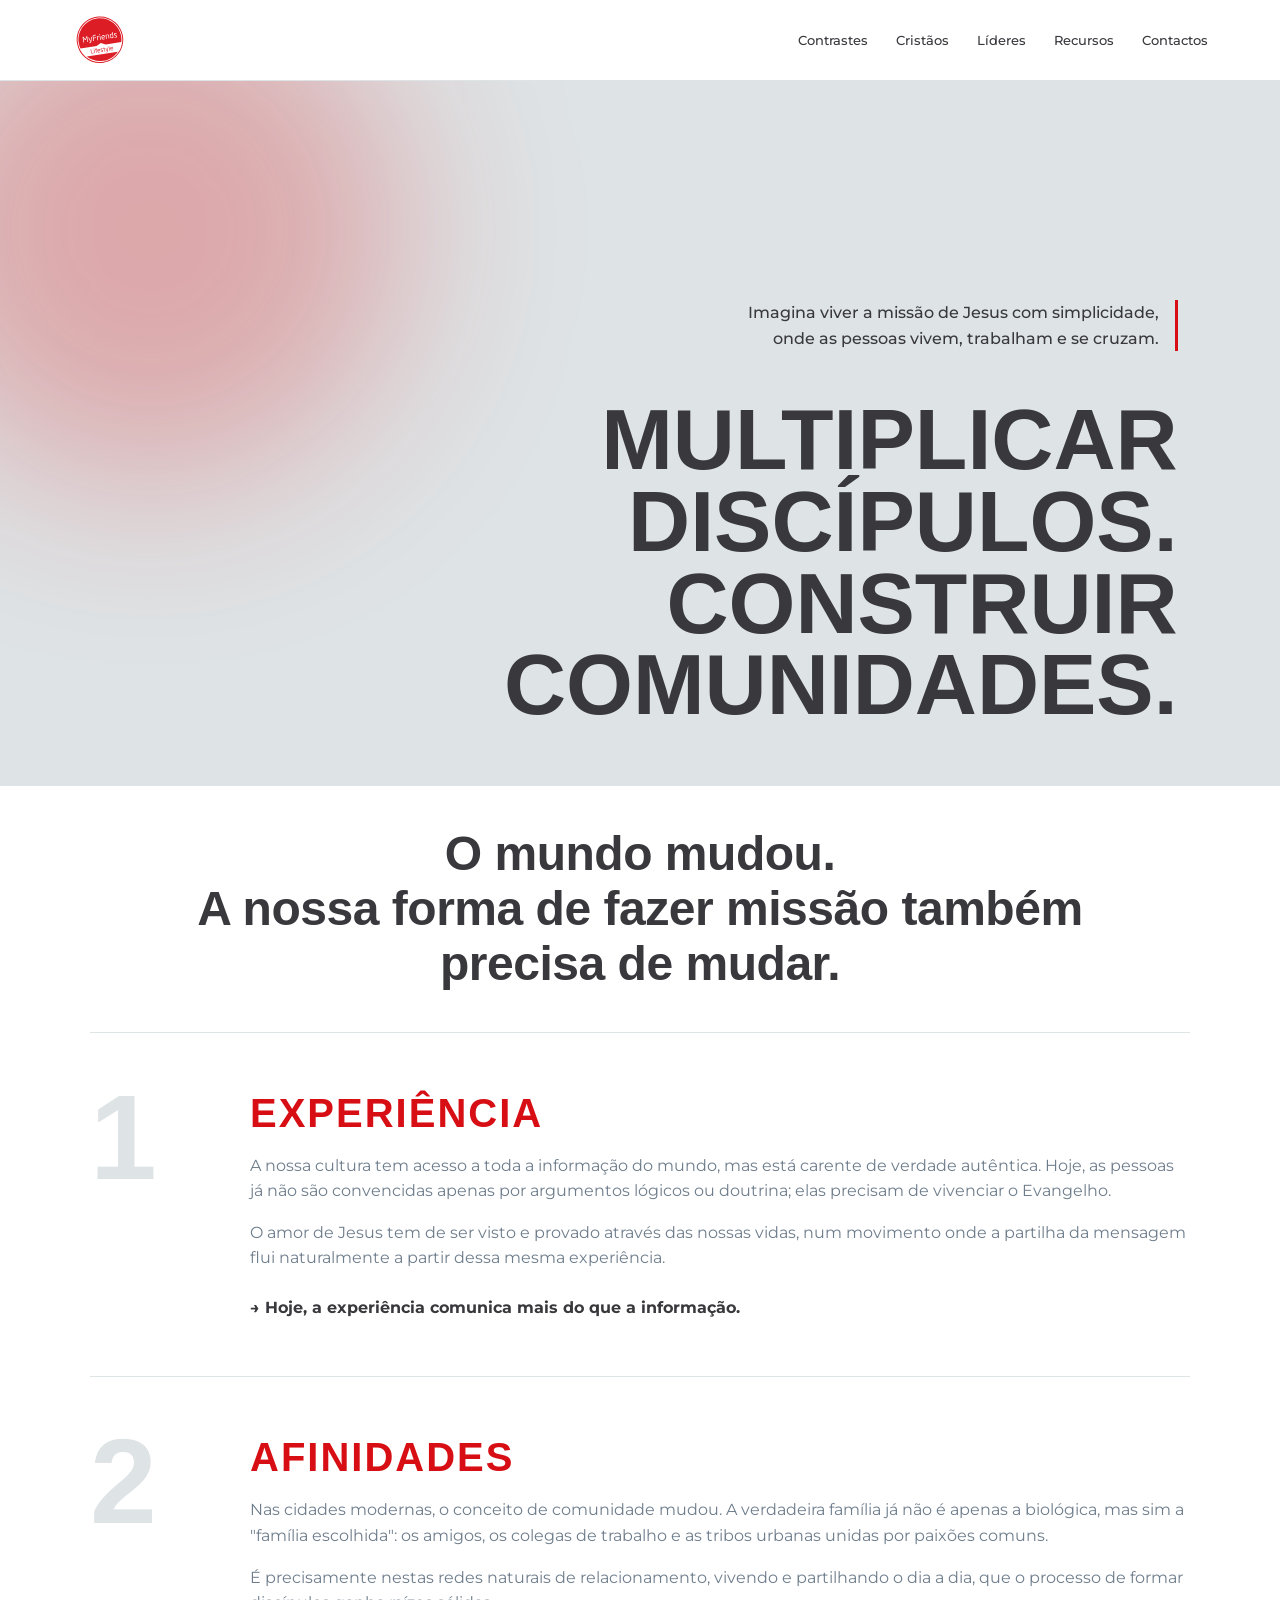
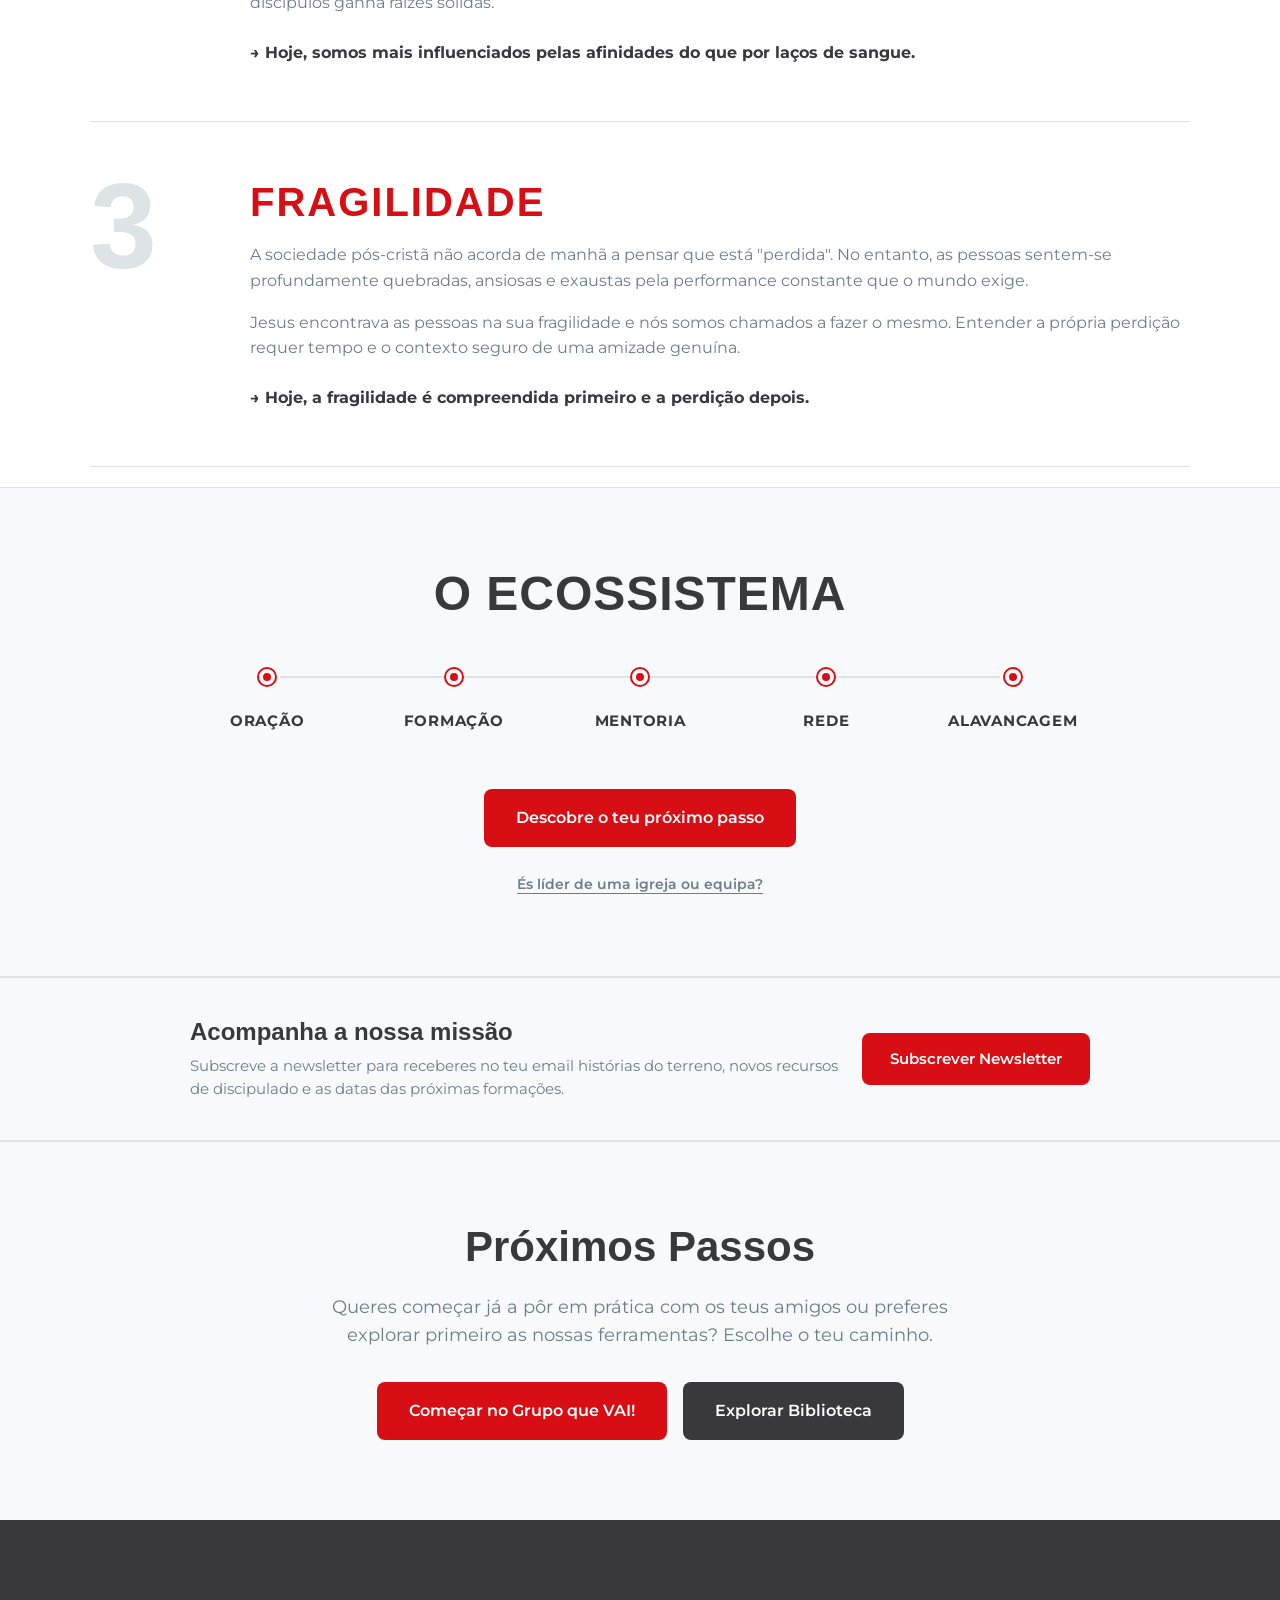
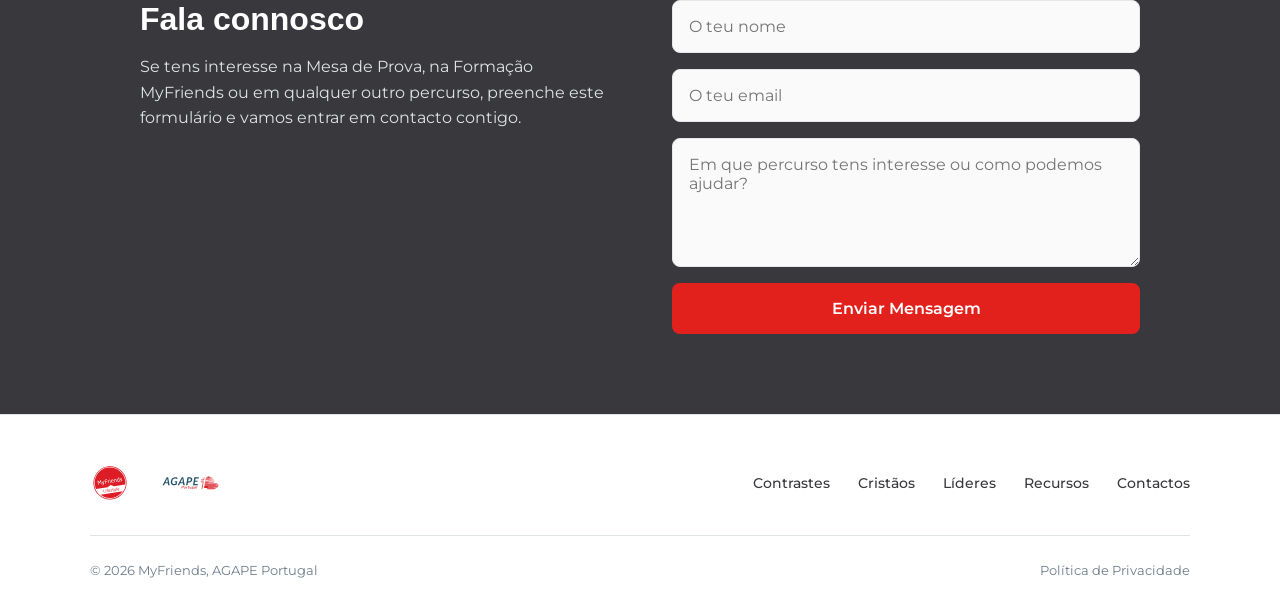
<file: index.html>
<!DOCTYPE html>
<html lang="pt">
<head>
<meta charset="UTF-8" />
<meta name="viewport" content="width=device-width, initial-scale=1" />
<title>MyFriends</title>
<meta name="google-site-verification" content="AKt_ngtMq0Z5_kjMHT_byLm-M5OI5tTX-Lg8AmiF-_Y" />
<meta name="description" content="Um percurso prático focado em capacitar cristãos para a Grande Comissão. Descobre a Mesa de Prova e o Grupo que VAI! para criar movimentos de discípulos na tua cidade.">
<meta name="keywords" content="MyFriends, discipulado, missão urbana, agape portugal, grupo que vai, mesa de prova, grande comissão, igreja em casa, house church, jesus">
<meta property="og:title" content="MyFriends | Missão Urbana">
<meta property="og:description" content="Capacitamos cristãos para viverem a missão urbana como um estilo de vida e formarem discípulos.">
<meta property="og:type" content="website">
<meta property="og:url" content="https://myfriends.pt/">
<meta property="og:image" content="https://myfriends.pt/imagem-partilha.jpg">
<meta property="og:image:alt" content="Logótipo do MyFriends com o texto: Multiplicar discípulos. Construir comunidades.">
<link rel="preconnect" href="https://fonts.googleapis.com">
<link rel="preconnect" href="https://fonts.gstatic.com" crossorigin>
<link href="https://api.fontshare.com/v2/css?f[]=clash-display@600&display=swap" rel="stylesheet">
<link href="https://fonts.googleapis.com/css2?family=Montserrat:wght@400;500;600;700&display=swap" rel="stylesheet">
<link rel="stylesheet" href="style.css">
</head>
<body>

<nav class="nav">
  <div class="nav-inner">
    <a href="index.html" class="brand">
      <img src="myfriends-logo.svg" alt="MyFriends" />
    </a>
    
    <!-- BOTÃO VISÍVEL SÓ NO MOBILE (Fora dos nav-links!) -->
    <a href="recursos.html" class="mobile-recursos-btn">Recursos</a>

    <!-- LINKS NORMAIS (Escondidos no mobile, visíveis no PC) -->
    <div class="nav-links">
      <a href="index.html#contrastes">Contrastes</a>
      <a href="cristaos.html">Cristãos</a>
      <a href="lideres.html">Líderes</a>
      <a href="recursos.html">Recursos</a>
      <a href="#contacto">Contactos</a>
    </div>
  </div>
</nav>

<main id="top">

  <section class="hero-index">
  
    <div class="hero-aura"></div>
    
    <div class="hero-content">
      
      <div class="hero-subtitle-box">
        <p class="hero-subtitle-text">
          Imagina viver a missão de Jesus com simplicidade, onde as pessoas vivem, trabalham e se cruzam.
        </p>
      </div>
      
      <h1 class="hero-title-main">
        Multiplicar<br>
        discípulos.<br>
        Construir<br>
        comunidades.
      </h1>
      
    </div>
    
  </section>



  <!-- ADICIONA ESTE ESTILO PARA GARANTIR QUE OS NÚMEROS FICAM GIGANTES -->
  <style>
    .passo-card {
      display: grid; 
      grid-template-columns: 1fr; 
      gap: 24px;
      padding: 40px 0; 
      border-top: 1px solid #dee3e5;
    }
    .passo-card:last-child { border-bottom: 1px solid #dee3e5; }
    
    .passo-num { 
      font-family: 'Clash Display', sans-serif; 
      font-size: 80px; /* Tamanho grande mas adequado para Mobile */
      line-height: 0.8; 
      color: #dee3e5; 
    }
    
    .passo-content h3 {
      font-family: 'Clash Display', sans-serif;
      color: #d70f15; 
      font-size: clamp(32px, 4vw, 40px); 
      text-transform: uppercase; 
      letter-spacing: 0.05em; 
      margin-bottom: 16px;
      font-weight: 600;
    }
  
    @media (min-width: 768px) {
      .passo-card { 
        grid-template-columns: 120px 1fr; /* Força o número a ir para a margem esquerda no PC */
        gap: 40px; 
        padding: 56px 0; 
      }
      .passo-num { 
        font-size: 120px; /* Tamanho GIGANTE para Desktop */
      }
    }
  </style>
  
  <!-- TRANSIÇÃO -->
  <section style="padding: 40px 20px 40px; background-color: #ffffff; text-align: center;">
    <div class="container" style="max-width: 900px; margin: 0 auto;">
      <h2 style="font-family: 'Clash Display', sans-serif; font-size: clamp(32px, 5vw, 48px); font-weight: 600; color: #38383d; line-height: 1.15; letter-spacing: -0.01em; text-wrap: balance;">
        O mundo mudou.<br>A nossa forma de fazer missão também precisa de mudar.
      </h2>
    </div>
  </section>
  
  <!-- CONTRASTES -->
  <section id="contrastes" style="padding: 0 20px 20px; background-color: #ffffff;">
    <div class="container" style="max-width: 1100px; margin: 0 auto;">
      
      <!-- 1. EXPERIÊNCIA -->
      <div class="passo-card">
        <div class="passo-num">1</div>
        <div class="passo-content">
          <h3>EXPERIÊNCIA</h3>
          
          <p style="color: #6e7d8c; font-size: 16px; margin-bottom: 16px; line-height: 1.6;">A nossa cultura tem acesso a toda a informação do mundo, mas está carente de verdade autêntica. Hoje, as pessoas já não são convencidas apenas por argumentos lógicos ou doutrina; elas precisam de vivenciar o Evangelho.</p>
          
          <p style="color: #6e7d8c; font-size: 16px; margin-bottom: 24px; line-height: 1.6;">O amor de Jesus tem de ser visto e provado através das nossas vidas, num movimento onde a partilha da mensagem flui naturalmente a partir dessa mesma experiência.</p>
          
          <p style="color: #38383d; font-size: 16px; font-weight: 700; margin-bottom: 0;">&rarr; Hoje, a experiência comunica mais do que a informação.</p>
        </div>
      </div>
  
      <!-- 2. AFINIDADES -->
      <div class="passo-card">
        <div class="passo-num">2</div>
        <div class="passo-content">
          <h3>AFINIDADES</h3>
          
          <p style="color: #6e7d8c; font-size: 16px; margin-bottom: 16px; line-height: 1.6;">Nas cidades modernas, o conceito de comunidade mudou. A verdadeira família já não é apenas a biológica, mas sim a "família escolhida": os amigos, os colegas de trabalho e as tribos urbanas unidas por paixões comuns.</p>
          
          <p style="color: #6e7d8c; font-size: 16px; margin-bottom: 24px; line-height: 1.6;">É precisamente nestas redes naturais de relacionamento, vivendo e partilhando o dia a dia, que o processo de formar discípulos ganha raízes sólidas.</p>
          
          <p style="color: #38383d; font-size: 16px; font-weight: 700; margin-bottom: 0;">&rarr; Hoje, somos mais influenciados pelas afinidades do que por laços de sangue.</p>
        </div>
      </div>
  
      <!-- 3. FRAGILIDADE -->
      <div class="passo-card">
        <div class="passo-num">3</div>
        <div class="passo-content">
          <h3>FRAGILIDADE</h3>
          
          <p style="color: #6e7d8c; font-size: 16px; margin-bottom: 16px; line-height: 1.6;">A sociedade pós-cristã não acorda de manhã a pensar que está "perdida". No entanto, as pessoas sentem-se profundamente quebradas, ansiosas e exaustas pela performance constante que o mundo exige.</p>
          
          <p style="color: #6e7d8c; font-size: 16px; margin-bottom: 24px; line-height: 1.6;">Jesus encontrava as pessoas na sua fragilidade e nós somos chamados a fazer o mesmo. Entender a própria perdição requer tempo e o contexto seguro de uma amizade genuína.</p>
          
          <p style="color: #38383d; font-size: 16px; font-weight: 700; margin-bottom: 0;">&rarr; Hoje, a fragilidade é compreendida primeiro e a perdição depois.</p>
        </div>
      </div>
  
    </div>
  </section>

  <!-- ========================================== -->
  <!-- ECOSSISTEMA / COMO CAMINHAMOS JUNTOS -->
  <!-- ========================================== -->
  <section id="ecossistema" class="ecossistema-section">
    <div class="container">
      
      <h2 class="eco-title" style="margin-bottom: 48px;">O ECOSSISTEMA</h2>

      <div class="eco-linha">
        <div class="eco-nodo">
          <div class="eco-ponto"></div>
          <div class="eco-texto">Oração</div>
        </div>
        <div class="eco-nodo">
          <div class="eco-ponto"></div>
          <div class="eco-texto">Formação</div>
        </div>
        <div class="eco-nodo">
          <div class="eco-ponto"></div>
          <div class="eco-texto">Mentoria</div>
        </div>
        <div class="eco-nodo">
          <div class="eco-ponto"></div>
          <div class="eco-texto">Rede</div>
        </div>
        <div class="eco-nodo">
          <div class="eco-ponto"></div>
          <div class="eco-texto">Alavancagem</div>
        </div>
      </div>

      <!-- O botão principal (Cristãos) -->
      <div style="margin-bottom: 24px;">
        <a href="cristaos.html" class="btn-primary">Descobre o teu próximo passo</a>
      </div>
      
      <!-- O link discreto para Líderes -->
      <div>
        <a href="lideres.html" style="font-family: 'Montserrat', sans-serif; font-size: 14px; font-weight: 600; color: #6e7d8c; text-decoration: underline; text-underline-offset: 4px; transition: color 0.3s;">
          És líder de uma igreja ou equipa?
        </a>
      </div>
      
    </div>
  </section>
  
  <!-- ========================================== -->
  <!-- BANNER NEWSLETTER (Abaixo dos Caminhos) -->
  <!-- ========================================== -->
  <section class="newsletter-banner" style="background-color: #f7f9fa; border-top: 1px solid #dee3e5; border-bottom: 1px solid #dee3e5; padding: 40px 20px;">
    <div style="max-width: 900px; margin: 0 auto; display: flex; flex-wrap: wrap; align-items: center; justify-content: space-between; gap: 24px;">
      
      <!-- Texto à esquerda -->
      <div style="flex: 1; min-width: 300px;">
        <h2 style="font-family: 'Clash Display', sans-serif; font-size: 24px; color: #38383d; margin-bottom: 8px;">
          Acompanha a nossa missão
        </h2>
        <p style="font-family: 'Montserrat', sans-serif; font-size: 15px; color: #6e7d8c; margin: 0; line-height: 1.5;">
          Subscreve a newsletter para receberes no teu email histórias do terreno, novos recursos de discipulado e as datas das próximas formações.
        </p>
      </div>
      
      <!-- Botão à direita -->
      <div>
        <a href="newsletter.html" class="btn-primary" style="display: inline-block; padding: 14px 28px; font-size: 15px; white-space: nowrap; text-decoration: none;">
          Subscrever Newsletter
        </a>
      </div>
      
    </div>
  </section>
  
  <!-- ========================================== -->
  <!-- SECÇÃO: PRÓXIMOS PASSOS & RECURSOS -->
  <section class="final-cta">
    <div class="container">
      <h2>Próximos Passos</h2>
      <p>Queres começar já a pôr em prática com os teus amigos ou preferes explorar primeiro as nossas ferramentas? Escolhe o teu caminho.</p>
      <div class="ctas">
        <a href="grupo-que-vai.html" class="btn-primary">Começar no Grupo que VAI!</a>
        <a href="recursos.html" class="btn-secondary">Explorar Biblioteca</a>
      </div>
    </div>
  </section>

  <!-- CONTACTO -->
  <section id="contacto" class="contacto">
    <div class="contacto-grid">
      <div class="contacto-text">
        <h2>Fala connosco</h2>
        <p>Se tens interesse na Mesa de Prova, na Formação MyFriends ou em qualquer outro percurso, preenche este formulário e vamos entrar em contacto contigo.</p>
      </div>
      <div class="contacto-form-wrap">
        <style>
          .myfriends-form {
            display: flex;
            flex-direction: column;
            gap: 16px;
          }
          .myfriends-form input,
          .myfriends-form textarea {
            width: 100%;
            padding: 16px;
            border: 1px solid #E5E7EB;
            border-radius: 8px;
            font-family: 'Montserrat', sans-serif;
            font-size: 16px;
            background-color: #FAFAFA;
            transition: all 0.3s ease;
            box-sizing: border-box;
          }
          .myfriends-form input:focus,
          .myfriends-form textarea:focus {
            outline: none;
            border-color: #E2211C;
            background-color: #FFFFFF;
            box-shadow: 0 0 0 3px rgba(226, 33, 28, 0.1);
          }
          .myfriends-form button {
            background-color: #E2211C;
            color: #FFFFFF;
            border: none;
            padding: 16px 24px;
            border-radius: 8px;
            font-family: 'Montserrat', sans-serif;
            font-weight: 600;
            font-size: 16px;
            cursor: pointer;
            transition: background-color 0.3s ease;
          }
          .myfriends-form button:hover {
            background-color: #C11B17;
          }
        </style>
      
        <form class="myfriends-form" action="https://formspree.io/f/xbdvqldb" method="POST">
          <input type="hidden" name="_next" value="https://myfriends.pt/obrigado.html">
          <input type="text" name="Nome" placeholder="O teu nome" required>
          <input type="email" name="Email" placeholder="O teu email" required>
          <textarea name="Mensagem" rows="5" placeholder="Em que percurso tens interesse ou como podemos ajudar?" required></textarea>
          <button type="submit">Enviar Mensagem</button>
        </form>
      </div>
    </div>
  </section>
  
</main>

<!-- FOOTER -->
<footer>
  <div class="footer-inner">
    <div class="footer-brands">
      <img src="myfriends-logo.svg" alt="MyFriends" />
      <img src="agape-logo.svg" alt="AGAPE Portugal" style="height: 32px;" />
    </div>
    <div class="footer-links">
      <a href="index.html#contrastes">Contrastes</a>
      <a href="cristaos.html">Cristãos</a>
      <a href="lideres.html">Líderes</a>
      <a href="recursos.html">Recursos</a>
      <a href="#contacto">Contactos</a>
    </div>
  </div> 
  <div class="footer-bottom">
    <div>© 2026 MyFriends, AGAPE Portugal</div>
    <a href="https://agape.pt/politica-de-privacidade/" target="_blank" rel="noopener">Política de Privacidade</a>
  </div>
</footer>

  
</body>
</html>
</file>
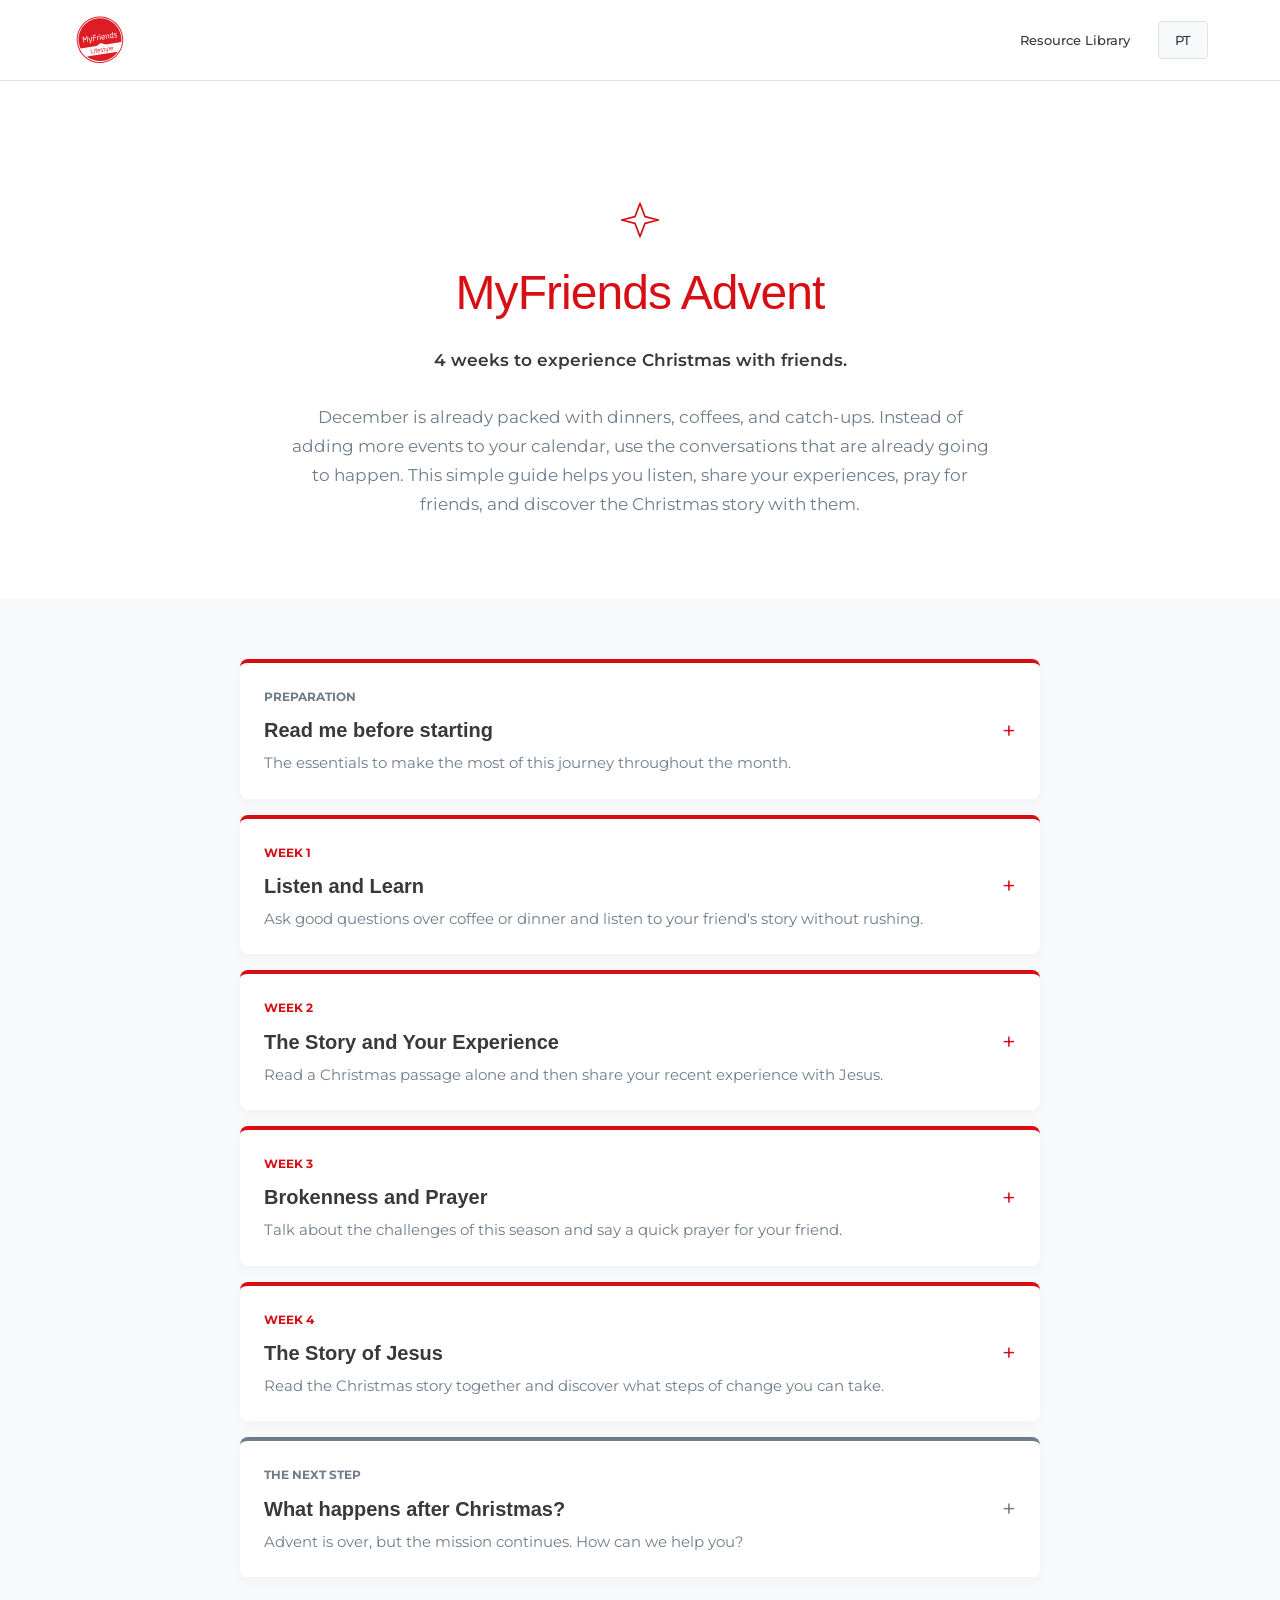
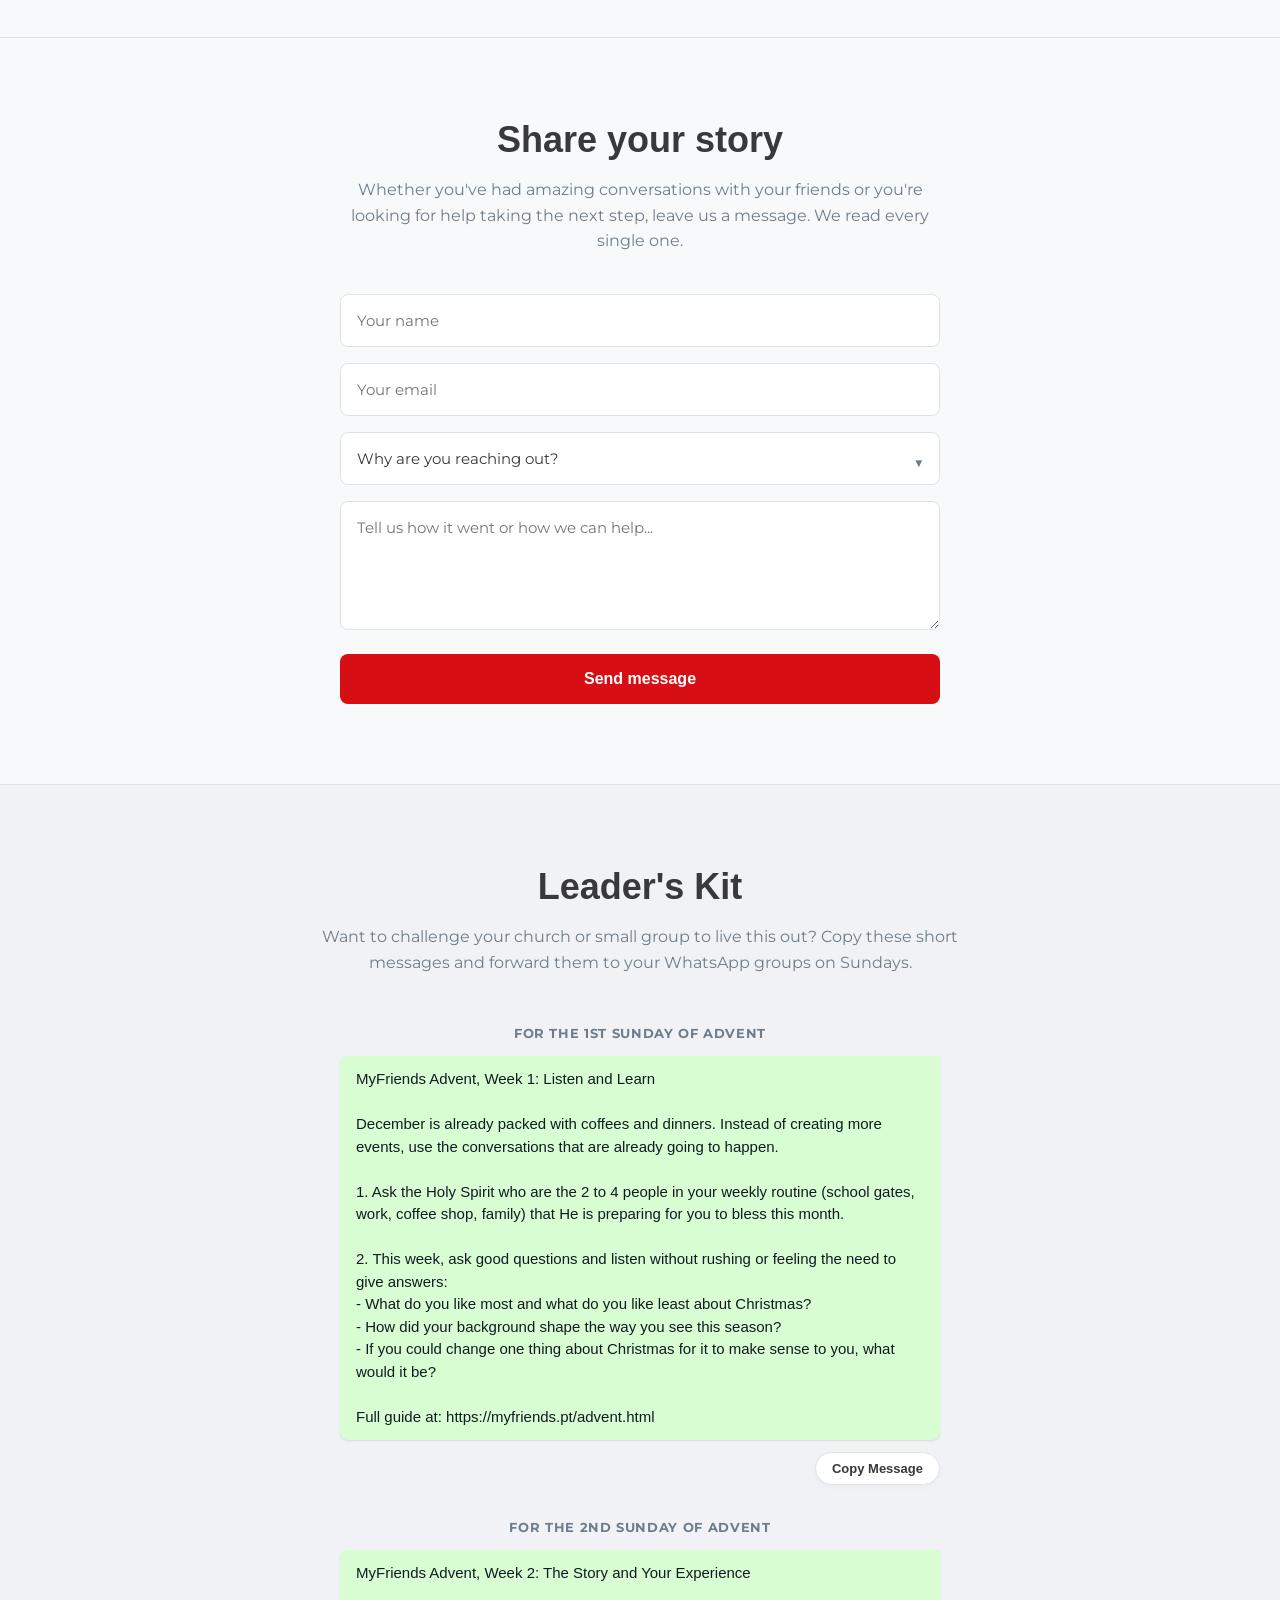
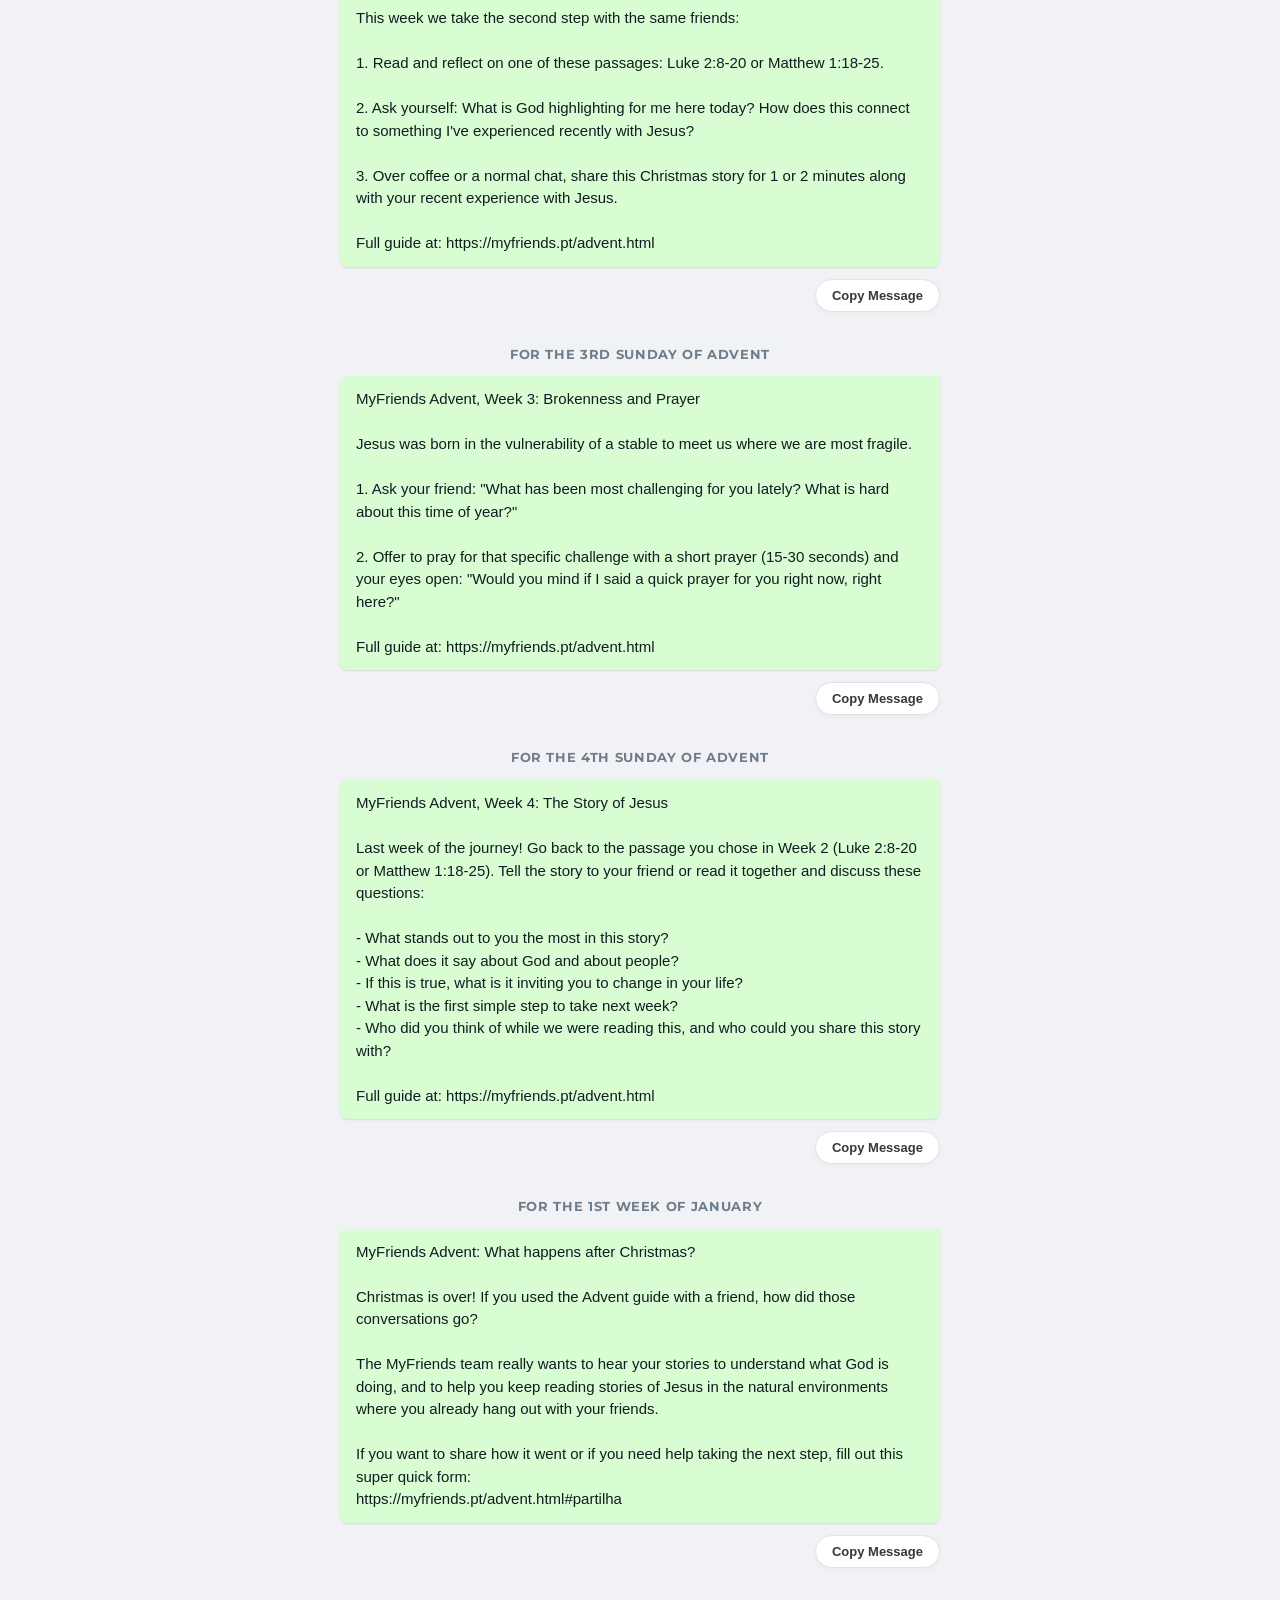
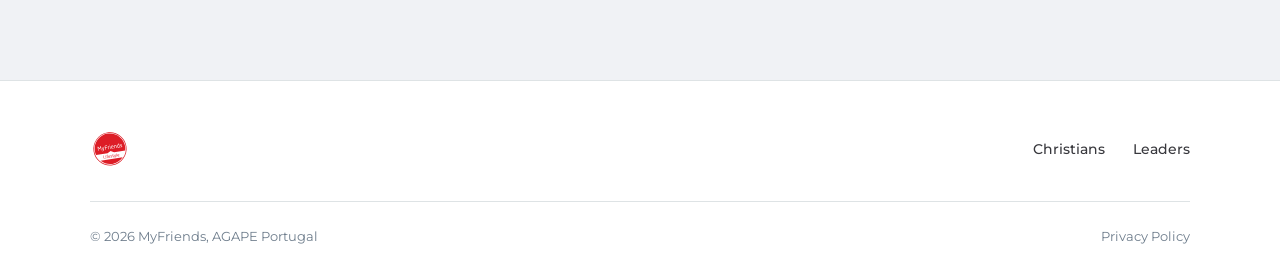
<file: advent.html>
<!DOCTYPE html>
<html lang="en">
<head>
<meta charset="UTF-8" />
<meta name="viewport" content="width=device-width, initial-scale=1" />
<title>MyFriends | Advent</title>
<meta name="description" content="A 4-week guide to experience Christmas with friends. Listen, share experiences, and discover the Christmas story together.">
<!-- Open Graph / WhatsApp / Facebook -->
<meta property="og:type" content="website">
<meta property="og:url" content="https://myfriends.pt/advent.html">
<meta property="og:title" content="MyFriends Advent">
<meta property="og:description" content="A 4-week guide to experience Christmas with friends. Listen, share experiences, and discover the Christmas story together.">
<meta property="og:image" content="https://myfriends.pt/advent-preview.jpg">
<link rel="preconnect" href="https://fonts.googleapis.com">
<link rel="preconnect" href="https://fonts.gstatic.com" crossorigin>
<link href="https://api.fontshare.com/v2/css?f[]=clash-display@600&display=swap" rel="stylesheet">
<link href="https://fonts.googleapis.com/css2?family=Montserrat:wght@400;500;600;700&display=swap" rel="stylesheet">
<!-- Cache busting v=10 -->
<link rel="stylesheet" href="style.css?v=10">
</head>
<body>

<nav class="nav">
  <div class="nav-inner">
    <a href="index.html" class="brand">
      <img src="myfriends-logo.svg" alt="MyFriends" />
    </a>
    <div class="nav-links">
      <a href="recursos.html">Resource Library</a>
      <a href="advento.html" class="btn-nav" style="background-color: #f7f9fa; color: #38383d; border: 1px solid #dee3e5;">PT</a>
    </div>
  </div>
</nav>

<main>

  <!-- HERO ADVENT -->
  <section class="hero-advento">
    <div class="container">
      
      <!-- Minimalist Icon (Thin Star) -->
      <div class="hero-ornament">
        <svg width="40" height="40" viewBox="0 0 24 24" fill="none" stroke="#d70f15" stroke-width="1" stroke-linecap="round" stroke-linejoin="round">
          <polygon points="12 2 15 10 23 12 15 14 12 22 9 14 1 12 9 10 12 2"></polygon>
        </svg>
      </div>
      
      <h1>MyFriends Advent</h1>
      
      <p>
        <strong>4 weeks to experience Christmas with friends.</strong><br><br>
        December is already packed with dinners, coffees, and catch-ups. Instead of adding more events to your calendar, use the conversations that are already going to happen. This simple guide helps you listen, share your experiences, pray for friends, and discover the Christmas story with them.
      </p>
    </div>
  </section>

  <!-- EXPANDABLE CARDS (PREP + 4 WEEKS) -->
  <section class="advento-accordions">
    <div class="container accordions-container">
      
      <!-- PREPARATION (Step Zero) -->
      <details class="semana-card" name="semanas">
        <summary>
          <div class="summary-content">
            <span class="overview-semana" style="color: #6e7d8c;">Preparation</span>
            <h4>Read me before starting</h4>
            <p>The essentials to make the most of this journey throughout the month.</p>
          </div>
          <div class="icon-expand">+</div>
        </summary>
        
        <div class="semana-details">
          <p>This journey wasn't designed for one-off conversations with strangers, but to be lived with continuity over four weeks. Consistency builds trust: when you listen in Week 1, share your experience in Week 2, and pray for their struggles in Week 3, opening the Christmas story together in Week 4 becomes a natural step.</p>
          
          <div class="mini-title" style="margin-top: 24px;">2 to 4 friends for this journey</div>
          <p>In December, schedules fail, coffees get postponed, and not every conversation flows the first time. Therefore, think of <strong>2 to 4 friends</strong> who are already part of your weekly routine and try taking these steps with all of them. Naturally, with one or two, the conversation will gain depth:</p>
          
          <ul>
            <li>A parent you talk to at the school gates</li>
            <li>A relative you see every weekend</li>
            <li>The barista at your local coffee shop</li>
            <li>A coworker, someone from the gym, or a neighbor</li>
          </ul>

          <div class="mini-title" style="margin-top: 24px;">A flexible toolkit</div>
          <p>While these 4 weeks follow a logical order, real relationships aren't linear. Treat this like a toolkit: you can adapt and pick the steps that make the most sense for each friend. You might take one step per week, or you might end up experiencing two or three of them in a single deep conversation over coffee. Did you only find this guide halfway through December? No problem. Start right where you are, pick a step, and use the conversations you're already going to have.</p>
          
          <div class="caixa-destaque">
            <p style="margin-bottom: 0; font-weight: 600; color: #38383d;">Pause today and ask the Holy Spirit who are the people He is already preparing for you to bless during this season.</p>
          </div>
        </div>
      </details>

      <!-- WEEK 1 -->
      <details class="semana-card" name="semanas">
        <summary>
          <div class="summary-content">
            <span class="overview-semana">Week 1</span>
            <h4>Listen and Learn</h4>
            <p>Ask good questions over coffee or dinner and listen to your friend's story without rushing.</p>
          </div>
          <div class="icon-expand">+</div>
        </summary>
        
        <div class="semana-details">
          <p>This week, the challenge is simple: over coffee, dinner, or a quick chat, ask good questions and listen with genuine attention, with no rush to give answers.</p>
          
          <div class="mini-title">To start the conversation:</div>
          <ul>
            <li>What does Christmas mean to you?</li>
            <li>What do you like most about Christmas?</li>
            <li>What do you like least?</li>
          </ul>

          <div class="mini-title">To go a little deeper:</div>
          <ul>
            <li>How did your background or your family shape the way you see this season?</li>
            <li>What is your fondest Christmas memory?</li>
            <li>If you could change one thing about Christmas today to make it truly meaningful for you, what would it be?</li>
          </ul>
        </div>
      </details>

      <!-- WEEK 2 -->
      <details class="semana-card" name="semanas">
        <summary>
          <div class="summary-content">
            <span class="overview-semana">Week 2</span>
            <h4>The Story and Your Experience</h4>
            <p>Read a Christmas passage alone and then share your recent experience with Jesus.</p>
          </div>
          <div class="icon-expand">+</div>
        </summary>
        
        <div class="semana-details">
          <p>Choose <strong>one of these two passages</strong> about Christmas to read and reflect on this week:</p>
          <ul>
            <li><strong>Option A</strong> - Luke 2:8-20 <em style="font-size: 14px;">(God appears to ordinary workers in the middle of the night)</em></li>
            <li><strong>Option B</strong> - Matthew 1:18-25 <em style="font-size: 14px;">(Joseph deals with shattered plans and learns to trust)</em></li>
          </ul>

          <div class="mini-title">Reflect on your own first:</div>
          <ul>
            <li>What stands out to me most in this story today? What is God highlighting for me to consider?</li>
            <li>How does this connect with a recent experience I've had with Jesus?</li>
          </ul>

          <div class="caixa-destaque">
            <div class="mini-title" style="margin-top: 0;">This week's step:</div>
            <p style="margin-bottom: 0;">In a natural conversation with your friend, briefly tell them this Christmas story and share for 1 or 2 minutes what you have recently experienced with Jesus because of it. <strong>Share your experience with Jesus, rather than just information about Jesus.</strong> E.g. "I felt anxiety, and in the middle of a meeting quietly prayed to myself and experienced peace."</p>
          </div>
        </div>
      </details>

      <!-- WEEK 3 -->
      <details class="semana-card" name="semanas">
        <summary>
          <div class="summary-content">
            <span class="overview-semana">Week 3</span>
            <h4>Brokenness and Prayer</h4>
            <p>Talk about the challenges of this season and say a quick prayer for your friend.</p>
          </div>
          <div class="icon-expand">+</div>
        </summary>
        
        <div class="semana-details">
          <p>Jesus wasn't born in a palace, but in the vulnerability of a stable. It is right in our brokenness that He comes to meet us.</p>
          
          <div class="mini-title">Ask your friend:</div>
          <ul>
            <li>What has been most challenging for you lately?</li>
            <li>What is the hardest part about this time of year for you?</li>
          </ul>

          <p><strong>Reflect:</strong> Think about your own answers to these questions and how Jesus has met you in your own brokenness.</p>

          <div class="caixa-destaque">
            <div class="mini-title" style="margin-top: 0;">This week's step:</div>
            <p>Offer to pray for the specific brokenness your friend shared. Keep the prayer simple and short (15 to 30 seconds), with your eyes open and using normal everyday language.</p>
            <p style="margin-bottom: 0; font-size: 14px; color: #6e7d8c;"><em><strong>How to suggest it:</strong> "I know this might seem a bit different, but I usually ask Jesus for help with the hard stuff. Would you mind if I said a quick prayer for you right now, right here?"</em></p>
          </div>
        </div>
      </details>

      <!-- WEEK 4 -->
      <details class="semana-card" name="semanas">
        <summary>
          <div class="summary-content">
            <span class="overview-semana">Week 4</span>
            <h4>The Story of Jesus</h4>
            <p>Read the Christmas story together and discover what steps of change you can take.</p>
          </div>
          <div class="icon-expand">+</div>
        </summary>
        
        <div class="semana-details">
          <p>Go back to the <strong>same passage</strong> you chose in Week 2 (Luke 2:8-20 or Matthew 1:18-25). Tell this story to your friend with your own words or sit over coffee to read the text together.</p>

          <div class="caixa-destaque">
            <div class="mini-title" style="margin-top: 0;">How to suggest reading together:</div>
            <p style="margin-bottom: 0; font-size: 14px; color: #6e7d8c;"><em>"Since we're right in the middle of Christmas, I've been revisiting the original Christmas story. It's actually super short, just a few lines. Would you be up for reading it together right now? I'd love to hear your take on it."</em></p>
          </div>
          
          <div class="mini-title">Discuss these questions together:</div>
          <ul style="margin-bottom: 0;">
            <li>What stands out to you the most in this story?</li>
            <li>What does it say about God and about people?</li>
            <li>If this story is really true, what is it inviting you to change in your life?</li>
            <li>What is the first simple step you can take next week in that direction?</li>
            <li>Who did this story remind you of, and who could you share it with? (Or: Who can you share this with to help you take that first step?)</li>
          </ul>
        </div>
      </details>

      <!-- POST-CHRISTMAS (FOLLOW UP) -->
      <details class="semana-card" name="semanas" style="border-top-color: #6e7d8c;">
        <summary>
          <div class="summary-content">
            <span class="overview-semana" style="color: #6e7d8c;">The Next Step</span>
            <h4>What happens after Christmas?</h4>
            <p>Advent is over, but the mission continues. How can we help you?</p>
          </div>
          <div class="icon-expand" style="color: #6e7d8c;">+</div>
        </summary>
        
        <div class="semana-details">
          <div class="mini-title">Did you have good conversations?</div>
          <p>Did you follow this guide and end up having surprising conversations? We really want to hear your story to understand what God is doing and how we can help you continue discovering Jesus with your friends. The next step is simply to keep reading stories of Jesus in the natural environments where you already hang out with them. Share your experience with us using the form below!</p>
          
          <div class="mini-title">Do you want to learn how to do this naturally?</div>
          <p>Did you try this but it didn't go as expected, yet you realized you need this multiplication culture in your life or leadership? We'd love to connect with you to explore next steps. Reach out through the form below.</p>
        </div>
      </details>
    </div>
  </section>

  <!-- FORM / FOLLOW UP -->
  <section id="partilha" class="advento-form-sec">
    <div class="advento-form-container">
      <h2>Share your story</h2>
      <p>Whether you've had amazing conversations with your friends or you're looking for help taking the next step, leave us a message. We read every single one.</p>
      
      <form class="advento-form" action="https://formspree.io/f/xbdvqldb" method="POST">
        <input type="hidden" name="_next" value="https://myfriends.pt/obrigado.html">
        
        <input type="text" name="Name" placeholder="Your name" required>
        
        <input type="email" name="Email" placeholder="Your email" required>
        
        <!-- Select box with native styling -->
        <div style="position: relative;">
          <select name="Reason" required>
            <option value="" disabled selected>Why are you reaching out?</option>
            <option value="Advent Story">I want to share an Advent story</option>
            <option value="Personal Next Steps">I want help with my personal next steps</option>
            <option value="Leadership Next Steps">I used the guide with my group</option>
            <option value="Other">Other</option>
          </select>
          <div style="position: absolute; right: 16px; top: 18px; pointer-events: none; color: #6e7d8c;">
            ▼
          </div>
        </div>

        <textarea name="Message" rows="5" placeholder="Tell us how it went or how we can help..." required></textarea>
        
        <button type="submit">Send message</button>
      </form>
    </div>
  </section>

  <!-- WHATSAPP KIT FOR LEADERS -->
  <section id="kit-lideres" class="whatsapp-kit-sec">
    <div class="container">
      
      <div class="whatsapp-kit-header">
        <h2>Leader's Kit</h2>
        <p>Want to challenge your church or small group to live this out? Copy these short messages and forward them to your WhatsApp groups on Sundays.</p>
      </div>

      <!-- Msg 1 -->
      <div class="whatsapp-msg-card">
        <div class="whatsapp-msg-title">For the 1st Sunday of Advent</div>
        <div class="whatsapp-msg-content" id="msg1">MyFriends Advent, Week 1: Listen and Learn

December is already packed with coffees and dinners. Instead of creating more events, use the conversations that are already going to happen.

1. Ask the Holy Spirit who are the 2 to 4 people in your weekly routine (school gates, work, coffee shop, family) that He is preparing for you to bless this month.

2. This week, ask good questions and listen without rushing or feeling the need to give answers:
- What do you like most and what do you like least about Christmas? 
- How did your background shape the way you see this season? 
- If you could change one thing about Christmas for it to make sense to you, what would it be?

Full guide at: https://myfriends.pt/advent.html</div>
        <button class="btn-copiar" onclick="copiarTexto('msg1', this)">Copy Message</button>
      </div>

      <!-- Msg 2 -->
      <div class="whatsapp-msg-card">
        <div class="whatsapp-msg-title">For the 2nd Sunday of Advent</div>
        <div class="whatsapp-msg-content" id="msg2">MyFriends Advent, Week 2: The Story and Your Experience

This week we take the second step with the same friends:

1. Read and reflect on one of these passages: Luke 2:8-20 or Matthew 1:18-25.

2. Ask yourself: What is God highlighting for me here today? How does this connect to something I've experienced recently with Jesus?

3. Over coffee or a normal chat, share this Christmas story for 1 or 2 minutes along with your recent experience with Jesus.

Full guide at: https://myfriends.pt/advent.html</div>
        <button class="btn-copiar" onclick="copiarTexto('msg2', this)">Copy Message</button>
      </div>

      <!-- Msg 3 -->
      <div class="whatsapp-msg-card">
        <div class="whatsapp-msg-title">For the 3rd Sunday of Advent</div>
        <div class="whatsapp-msg-content" id="msg3">MyFriends Advent, Week 3: Brokenness and Prayer

Jesus was born in the vulnerability of a stable to meet us where we are most fragile.

1. Ask your friend: "What has been most challenging for you lately? What is hard about this time of year?"

2. Offer to pray for that specific challenge with a short prayer (15-30 seconds) and your eyes open: "Would you mind if I said a quick prayer for you right now, right here?"

Full guide at: https://myfriends.pt/advent.html</div>
        <button class="btn-copiar" onclick="copiarTexto('msg3', this)">Copy Message</button>
      </div>

      <!-- Msg 4 -->
      <div class="whatsapp-msg-card">
        <div class="whatsapp-msg-title">For the 4th Sunday of Advent</div>
        <div class="whatsapp-msg-content" id="msg4">MyFriends Advent, Week 4: The Story of Jesus

Last week of the journey! Go back to the passage you chose in Week 2 (Luke 2:8-20 or Matthew 1:18-25). Tell the story to your friend or read it together and discuss these questions:

- What stands out to you the most in this story? 
- What does it say about God and about people? 
- If this is true, what is it inviting you to change in your life? 
- What is the first simple step to take next week? 
- Who did you think of while we were reading this, and who could you share this story with?

Full guide at: https://myfriends.pt/advent.html</div>
        <button class="btn-copiar" onclick="copiarTexto('msg4', this)">Copy Message</button>
      </div>

      <!-- Msg 5 (January) -->
      <div class="whatsapp-msg-card">
        <div class="whatsapp-msg-title">For the 1st week of January</div>
        <div class="whatsapp-msg-content" id="msg5">MyFriends Advent: What happens after Christmas?

Christmas is over! If you used the Advent guide with a friend, how did those conversations go? 

The MyFriends team really wants to hear your stories to understand what God is doing, and to help you keep reading stories of Jesus in the natural environments where you already hang out with your friends. 

If you want to share how it went or if you need help taking the next step, fill out this super quick form:
https://myfriends.pt/advent.html#partilha</div>
        <button class="btn-copiar" onclick="copiarTexto('msg5', this)">Copy Message</button>
      </div>

    </div>
  </section>

</main>

<!-- FOOTER -->
<footer>
  <div class="footer-inner">
    <div class="footer-brands">
      <img src="myfriends-logo.svg" alt="MyFriends" />
    </div>
    <div class="footer-links">
      <a href="cristaos.html">Christians</a>
      <a href="lideres.html">Leaders</a>
    </div>
  </div> 
  <div class="footer-bottom">
    <div>© 2026 MyFriends, AGAPE Portugal</div>
    <a href="https://agape.pt/politica-de-privacidade/" target="_blank" rel="noopener">Privacy Policy</a>
  </div>
</footer>

<!-- SCRIPT TO COPY BUTTONS -->
<script>
  function copiarTexto(idElemento, botao) {
    var texto = document.getElementById(idElemento).innerText;
    navigator.clipboard.writeText(texto).then(function() {
      var textoOriginal = botao.innerText;
      botao.innerText = "✓ Copied!";
      botao.style.borderColor = "#38383d";
      botao.style.backgroundColor = "#f7f9fa";
      
      setTimeout(function() {
        botao.innerText = textoOriginal;
        botao.style.borderColor = "#dee3e5";
        botao.style.backgroundColor = "#ffffff";
      }, 2000);
    });
  }
</script>

<!-- SCRIPT TO FIX CARD JUMPS -->
<script>
  const cartoes = document.querySelectorAll('details[name="semanas"]');
  
  cartoes.forEach(cartao => {
    cartao.addEventListener('toggle', () => {
      if (cartao.open) {
        setTimeout(() => {
          cartao.scrollIntoView({ behavior: 'smooth', block: 'start' });
        }, 50);
      }
    });
  });
</script>
  
</body>
</html>
</file>
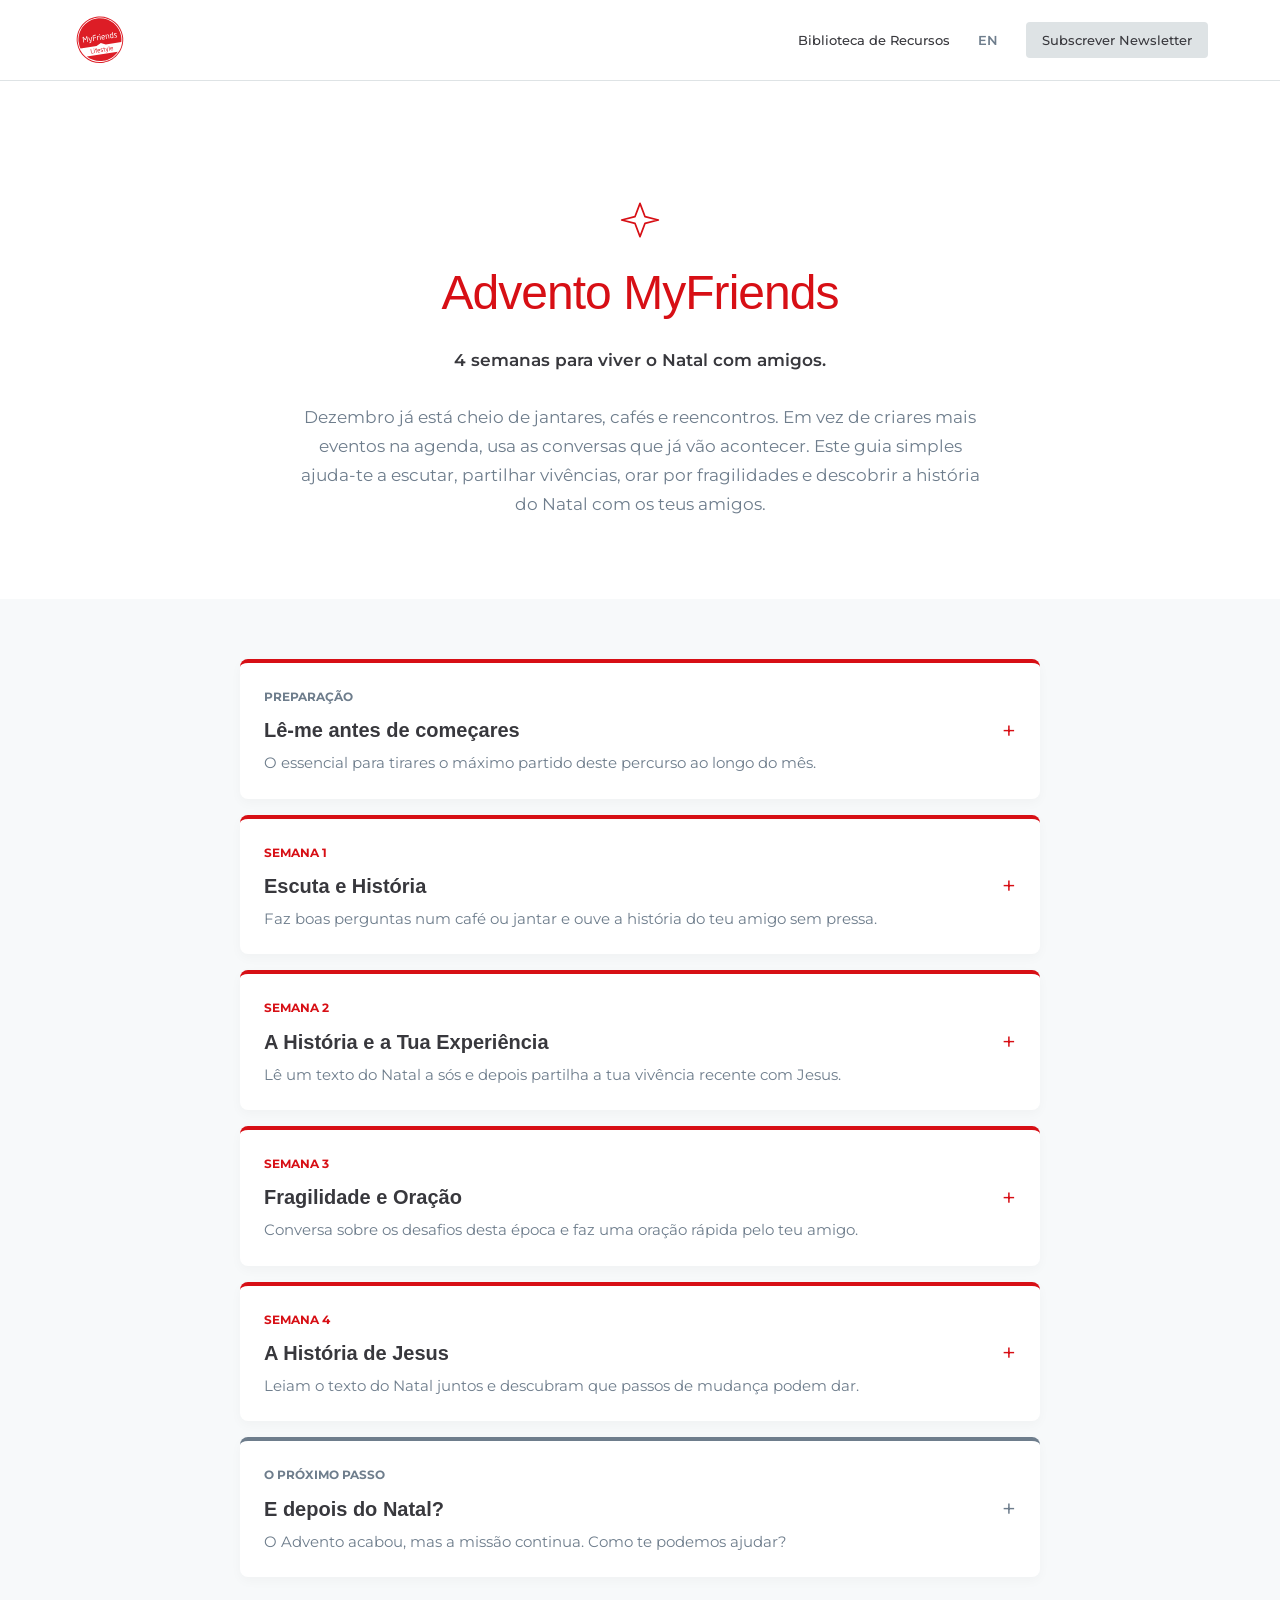
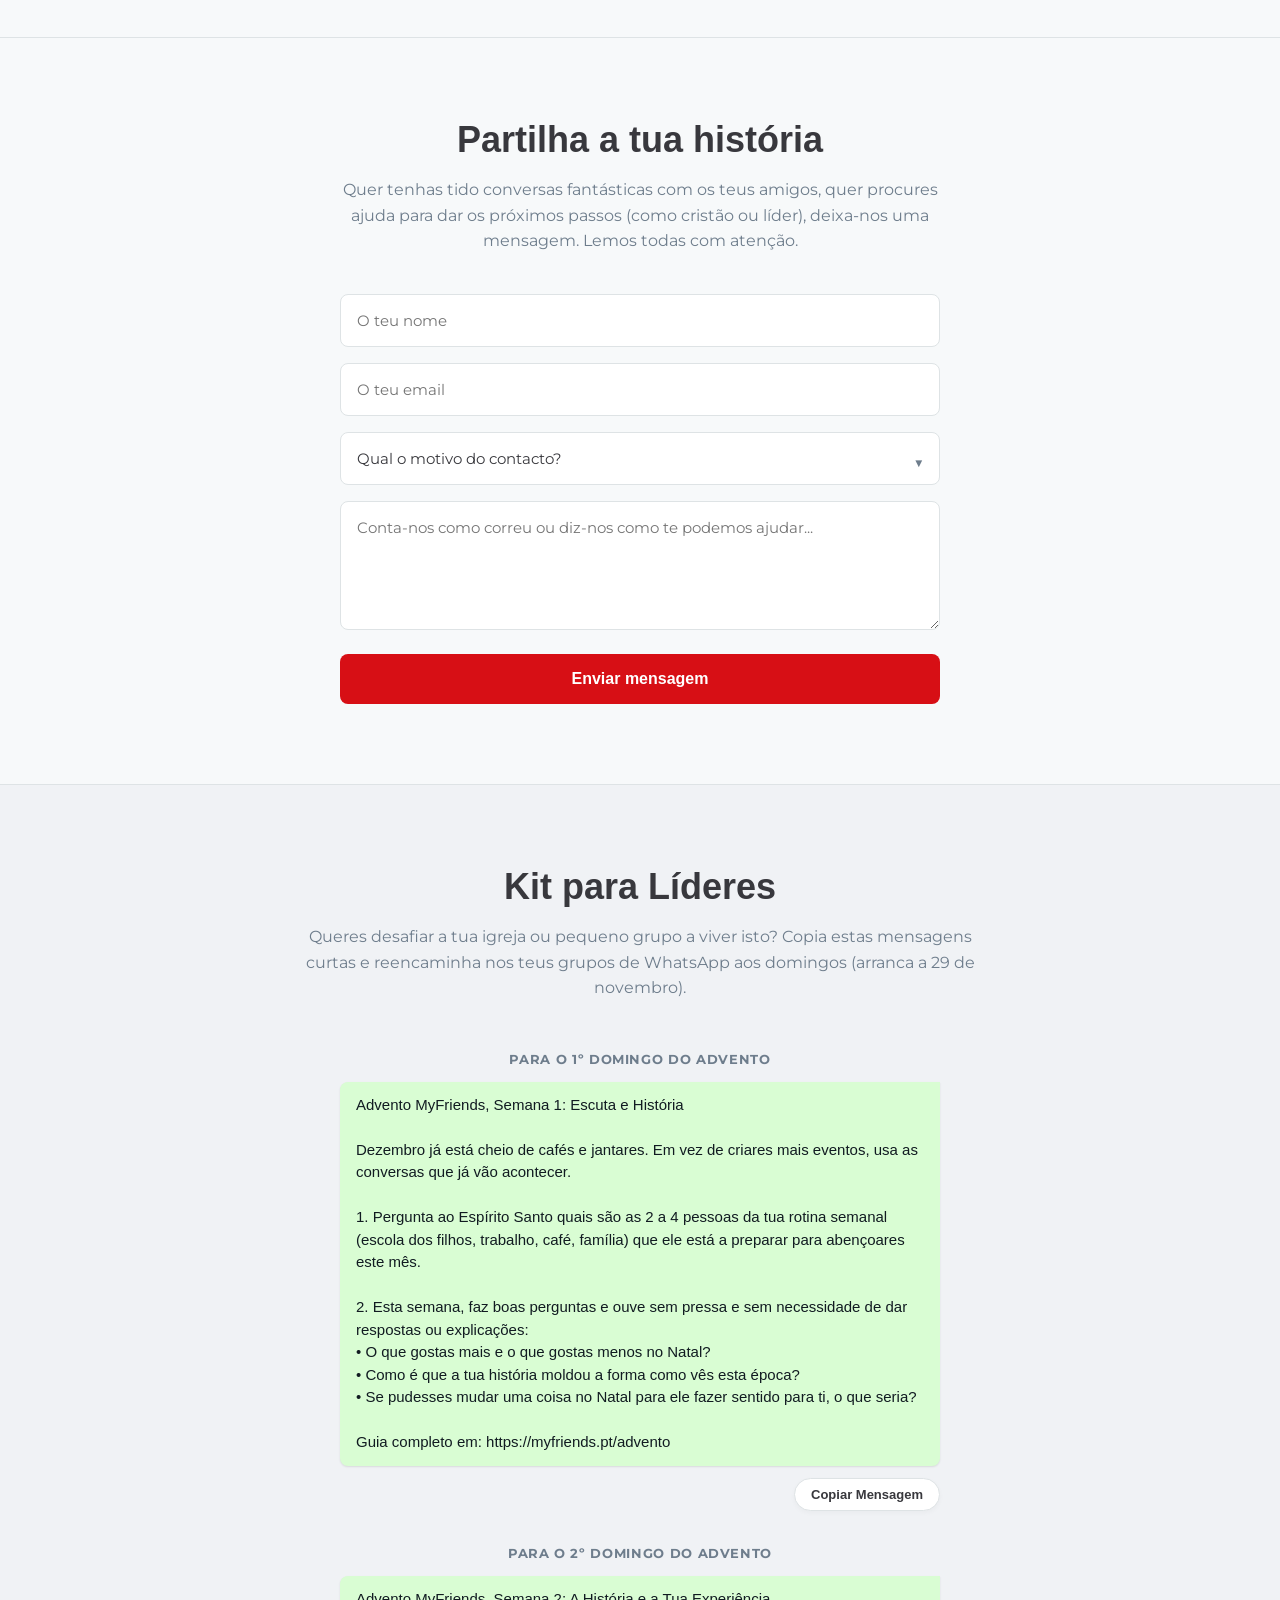
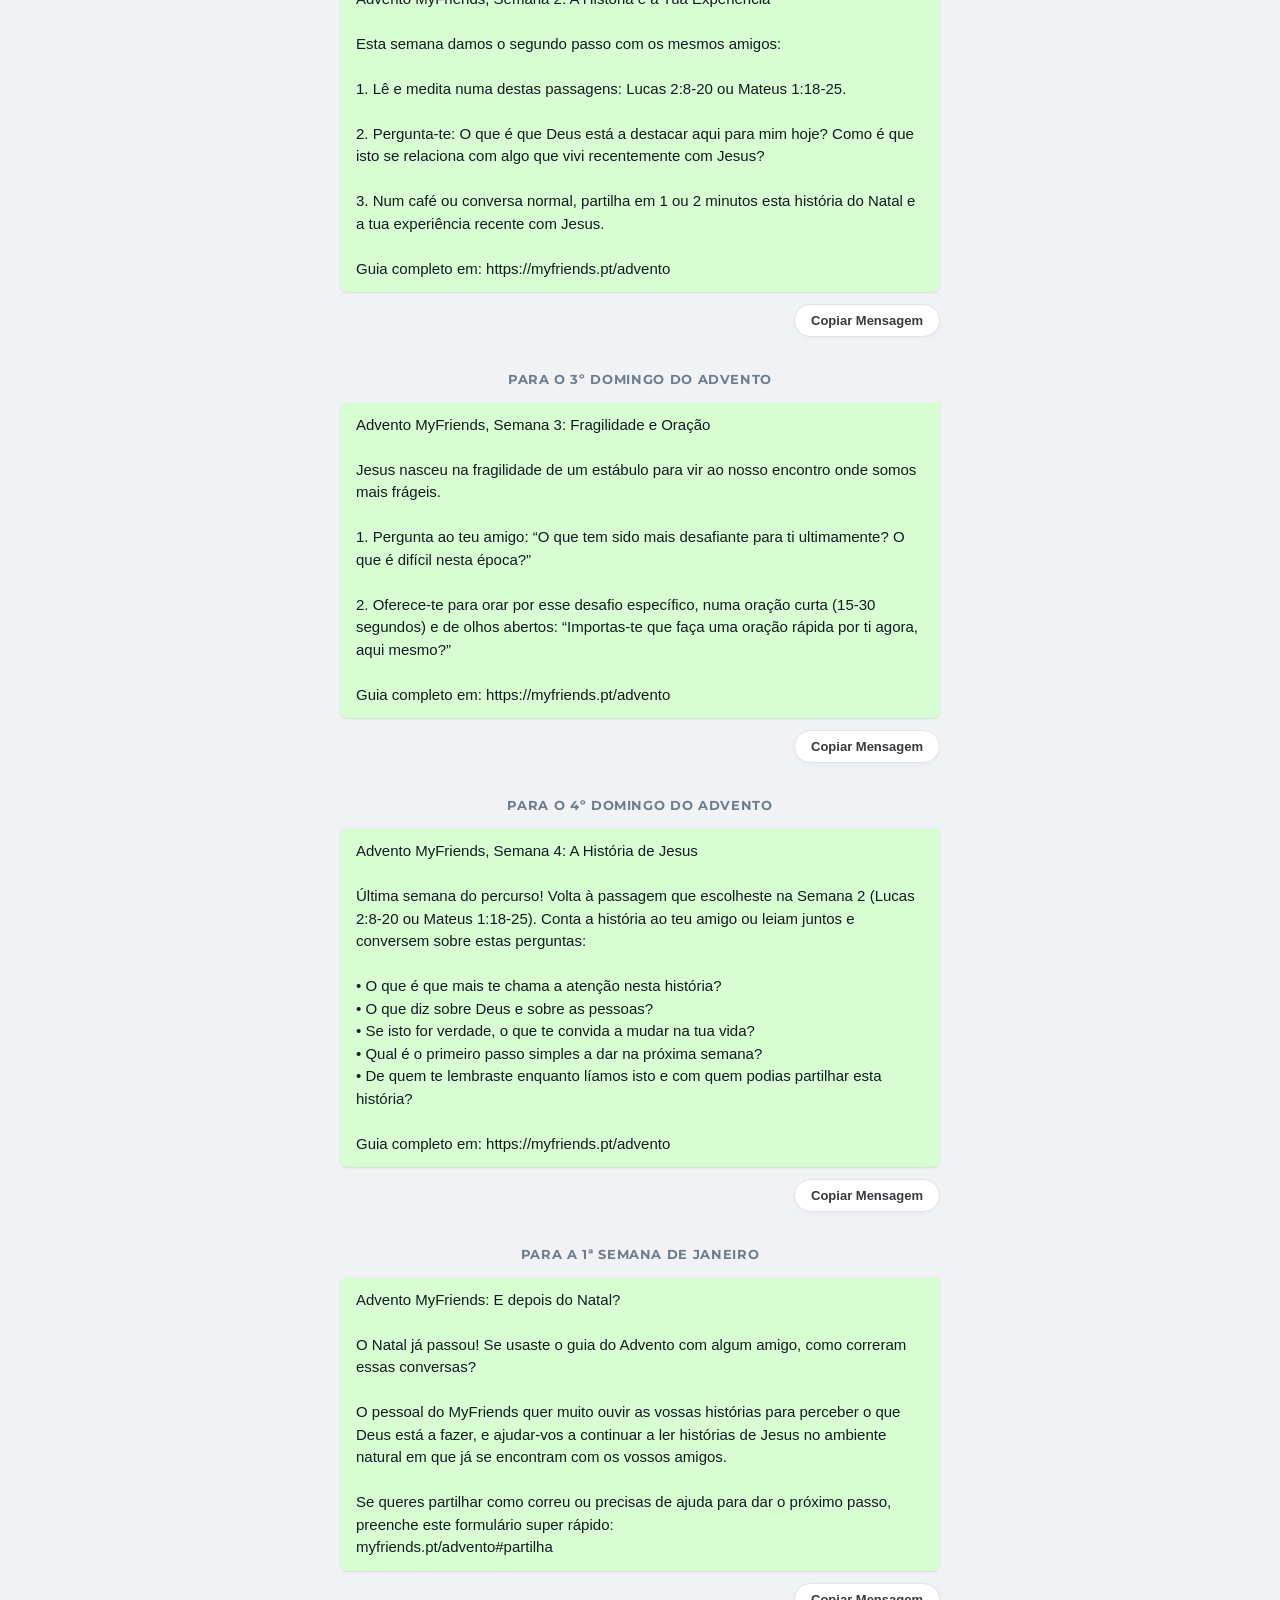
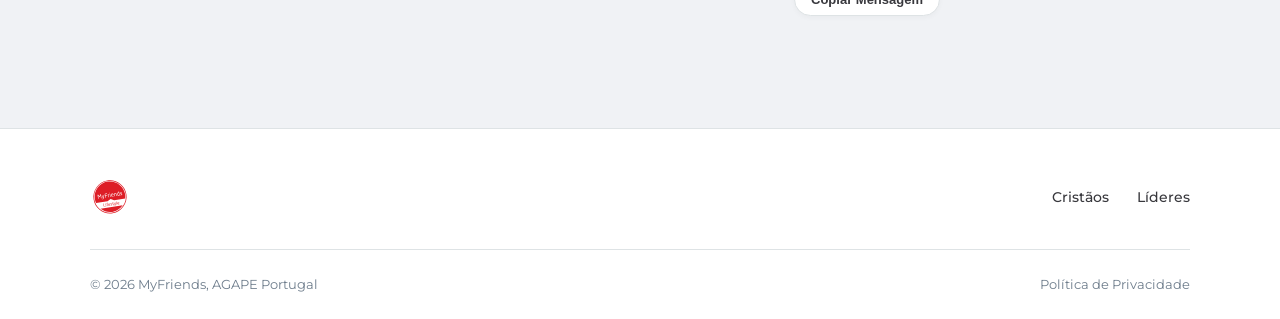
<file: advento.html>
<!DOCTYPE html>
<html lang="pt">
<head>
<meta charset="UTF-8" />
<meta name="viewport" content="width=device-width, initial-scale=1" />
<title>MyFriends | Advento</title>
<meta name="description" content="Guia de 4 semanas para viver o Natal com amigos. Escutar, partilhar vivências e descobrir a história do Natal.">
<!-- Open Graph / WhatsApp / Facebook -->
<meta property="og:type" content="website">
<meta property="og:url" content="https://myfriends.pt/advento.html">
<meta property="og:title" content="Advento MyFriends">
<meta property="og:description" content="Guia de 4 semanas para viver o Natal com amigos. Escutar, partilhar vivências e descobrir a história do Natal.">
<meta property="og:image" content="https://myfriends.pt/advento-preview.jpg">
<link rel="preconnect" href="https://fonts.googleapis.com">
<link rel="preconnect" href="https://fonts.gstatic.com" crossorigin>
<link href="https://api.fontshare.com/v2/css?f[]=clash-display@600&display=swap" rel="stylesheet">
<link href="https://fonts.googleapis.com/css2?family=Montserrat:wght@400;500;600;700&display=swap" rel="stylesheet">
<!-- Cache busting v=10 -->
<link rel="stylesheet" href="style.css?v=10">
</head>
<body>

<nav class="nav">
  <div class="nav-inner">
    <a href="index.html" class="brand">
      <img src="myfriends-logo.svg" alt="MyFriends" />
    </a>
    <div class="nav-links">
      <a href="recursos.html">Biblioteca de Recursos</a>
      <a href="advent.html" style="font-weight: 600; color: #6e7d8c;">EN</a>
      <a href="newsletter.html" class="btn-nav">Subscrever Newsletter</a>
    </div>
  </div>
</nav>

<main>

  <!-- HERO ADVENTO (POSH & SÓBRIO) -->
  <section class="hero-advento">
    <div class="container">
      
      <!-- Ícone minimalista (Estrela fina) -->
      <div class="hero-ornament">
        <svg width="40" height="40" viewBox="0 0 24 24" fill="none" stroke="#d70f15" stroke-width="1" stroke-linecap="round" stroke-linejoin="round">
          <polygon points="12 2 15 10 23 12 15 14 12 22 9 14 1 12 9 10 12 2"></polygon>
        </svg>
      </div>
      
      <h1>Advento MyFriends</h1>
      
      <p>
        <strong>4 semanas para viver o Natal com amigos.</strong><br><br>
        Dezembro já está cheio de jantares, cafés e reencontros. Em vez de criares mais eventos na agenda, usa as conversas que já vão acontecer. Este guia simples ajuda-te a escutar, partilhar vivências, orar por fragilidades e descobrir a história do Natal com os teus amigos.
      </p>
    </div>
  </section>

  <!-- CARTÕES EXPANSÍVEIS (PREPARAÇÃO + 4 SEMANAS) -->
  <section class="advento-accordions">
    <div class="container accordions-container">
      
      <!-- PREPARAÇÃO (Passo Zero) -->
      <details class="semana-card" name="semanas">
        <summary>
          <div class="summary-content">
            <span class="overview-semana" style="color: #6e7d8c;">Preparação</span>
            <h4>Lê-me antes de começares</h4>
            <p>O essencial para tirares o máximo partido deste percurso ao longo do mês.</p>
          </div>
          <div class="icon-expand">+</div>
        </summary>
        
        <div class="semana-details">
          <p>Este percurso não foi pensado para conversas únicas com desconhecidos, mas para ser vivido com continuidade ao longo das quatro semanas. A consistência é o que cria confiança: quando escutas na Semana 1, partilhas a tua experiência na Semana 2 e oras pela fragilidade na Semana 3, abrir a história do Natal juntos na Semana 4 torna-se um passo natural.</p>
          
          <div class="mini-title" style="margin-top: 24px;">2 a 4 amigos para este caminho</div>
          <p>Em dezembro as agendas falham, os cafés são adiados e nem todas as conversas fluem à primeira. Por isso, pensa em <strong>2 a 4 amigos</strong> que já fazem parte da tua rotina semanal e vai tentando dar estes passos com todos eles. Em princípio, com um ou dois a conversa vai ganhar profundidade:</p>
          
          <ul>
            <li>Um pai ou mãe com quem falas à porta da escola dos teus filhos</li>
            <li>Um familiar que vês todos os fins de semana</li>
            <li>O empregado do café ou restaurante onde vais com frequência</li>
            <li>Um colega de trabalho, do ginásio ou um vizinho</li>
          </ul>

          <div class="mini-title" style="margin-top: 24px;">Um guião flexível</div>
          <p>Embora estas 4 semanas sigam uma ordem lógica, as relações reais não são lineares. Encara isto como uma caixa de ferramentas: podes adaptar e escolher os passos que fazem mais sentido para cada amigo. Podes dar um passo por semana, ou acabar por viver dois ou três deles numa única conversa profunda de café. Só descobriste este guia a meio de dezembro? Não faz mal. Começa de onde estás, escolhe um passo e usa as conversas que já vais ter.</p>
          
          <div class="caixa-destaque">
            <p style="margin-bottom: 0; font-weight: 600; color: #38383d;">Pára hoje e pergunta ao Espírito Santo quais são as pessoas que Ele já está a preparar para abençoares neste período.</p>
          </div>
        </div>
      </details>

      <!-- SEMANA 1 -->
      <details class="semana-card" name="semanas">
        <summary>
          <div class="summary-content">
            <span class="overview-semana">Semana 1</span>
            <h4>Escuta e História</h4>
            <p>Faz boas perguntas num café ou jantar e ouve a história do teu amigo sem pressa.</p>
          </div>
          <div class="icon-expand">+</div>
        </summary>
        
        <div class="semana-details">
          <p>Esta semana, o desafio é simples: num café, jantar ou conversa de corredor, faz boas perguntas e ouve com atenção genuína, sem pressa de dar respostas.</p>
          
          <div class="mini-title">Para começar a conversa:</div>
          <ul>
            <li>O que é que o Natal significa para ti?</li>
            <li>O que gostas mais no Natal?</li>
            <li>O que gostas menos?</li>
          </ul>

          <div class="mini-title">Para ir um pouco mais fundo:</div>
          <ul>
            <li>Como é que a tua história ou a tua família moldaram a forma como vês esta época?</li>
            <li>Qual é a memória de Natal que guardas com mais carinho?</li>
            <li>Se pudesses mudar uma coisa no Natal de hoje para ele fazer realmente sentido para ti, o que seria?</li>
          </ul>
        </div>
      </details>

      <!-- SEMANA 2 -->
      <details class="semana-card" name="semanas">
        <summary>
          <div class="summary-content">
            <span class="overview-semana">Semana 2</span>
            <h4>A História e a Tua Experiência</h4>
            <p>Lê um texto do Natal a sós e depois partilha a tua vivência recente com Jesus.</p>
          </div>
          <div class="icon-expand">+</div>
        </summary>
        
        <div class="semana-details">
          <p>Escolhe <strong>uma destas duas passagens</strong> do Natal para ler e meditar esta semana:</p>
          <ul>
            <li><strong>Opção A</strong> - Lucas 2:8-20 <em style="font-size: 14px;">(Deus aparece a trabalhadores comuns a meio da noite)</em></li>
            <li><strong>Opção B</strong> - Mateus 1:18-25 <em style="font-size: 14px;">(José lida com planos destruídos e aprende a confiar)</em></li>
          </ul>

          <div class="mini-title">Reflete primeiro a sós:</div>
          <ul>
            <li>O que é mais relevante nesta história para mim hoje? O que é que Deus está a destacar para eu considerar?</li>
            <li>O que é que isto tem a ver com alguma experiência recente que tive com Jesus?</li>
          </ul>

          <div class="caixa-destaque">
            <div class="mini-title" style="margin-top: 0;">O passo desta semana:</div>
            <p style="margin-bottom: 0;">Numa conversa natural com o teu amigo, conta-lhe brevemente esta história do Natal e partilha em 1 ou 2 minutos o que tens vivido recentemente com Jesus a partir dela. <strong>Partilha a tua experiência com Jesus, mais do que informação acerca de Jesus.</strong> P.e. "Durante uma reunião senti-me ansioso. Pedi ajuda a Jesus em silêncio e senti-me melhor."</p>
          </div>
        </div>
      </details>

      <!-- SEMANA 3 -->
      <details class="semana-card" name="semanas">
        <summary>
          <div class="summary-content">
            <span class="overview-semana">Semana 3</span>
            <h4>Fragilidade e Oração</h4>
            <p>Conversa sobre os desafios desta época e faz uma oração rápida pelo teu amigo.</p>
          </div>
          <div class="icon-expand">+</div>
        </summary>
        
        <div class="semana-details">
          <p>Jesus não nasceu num palácio, mas sim na fragilidade de um estábulo. É na nossa fragilidade que ele vem ao nosso encontro.</p>
          
          <div class="mini-title">Pergunta ao teu amigo:</div>
          <ul>
            <li>O que tem sido mais desafiante para ti ultimamente?</li>
            <li>O que é que se torna mais difícil para ti nesta época do ano?</li>
          </ul>

          <p><strong>Reflete:</strong> Pensa na tua própria resposta a estas perguntas e em como Jesus tem ido ao teu encontro na tua fragilidade.</p>

          <div class="caixa-destaque">
            <div class="mini-title" style="margin-top: 0;">O passo desta semana:</div>
            <p>Oferece-te para orar pela fragilidade específica que o teu amigo partilhou. Faz uma oração simples e curta (15 a 30 segundos), de olhos abertos e numa linguagem normal.</p>
            <p style="margin-bottom: 0; font-size: 14px; color: #6e7d8c;"><em><strong>Sugestão para propor:</strong> "Sei que isto pode parecer diferente, mas eu costumo pedir ajuda a Jesus para aquilo que é difícil. Importas-te que faça uma oração rápida por ti agora, aqui mesmo?"</em></p>
          </div>
        </div>
      </details>

      <!-- SEMANA 4 -->
      <details class="semana-card" name="semanas">
        <summary>
          <div class="summary-content">
            <span class="overview-semana">Semana 4</span>
            <h4>A História de Jesus</h4>
            <p>Leiam o texto do Natal juntos e descubram que passos de mudança podem dar.</p>
          </div>
          <div class="icon-expand">+</div>
        </summary>
        
        <div class="semana-details">
          <p>Volta à <strong>mesma passagem</strong> que escolheste na Semana 2 (Lucas 2:8-20 ou Mateus 1:18-25). Conta essa história ao teu amigo com as tuas próprias palavras ou sentem-se para ler o texto juntos.</p>

          <div class="caixa-destaque">
            <div class="mini-title" style="margin-top: 0;">Sugestão para propor:</div>
            <p style="margin-bottom: 0; font-size: 14px; color: #6e7d8c;"><em>"Já que estamos mesmo em cima do Natal, tenho voltado a ler a história original do Natal. Na verdade é super curta, são só umas linhas. Alinhas em lermos juntos agora? Gostava muito de ouvir a tua perspetiva."</em></p>
          </div>
          
          <div class="mini-title">Conversem juntos sobre estas perguntas:</div>
          <ul style="margin-bottom: 0;">
            <li>O que é que te chama a atenção nesta história?</li>
            <li>O que é que ela diz sobre Deus e sobre as pessoas?</li>
            <li>Se esta história for mesmo verdade, o que te convida a mudar na tua vida?</li>
            <li>Qual é o primeiro passo simples que podes dar na próxima semana nessa direção?</li>
            <li>De quem é que te lembraste enquanto líamos isto e com quem podias partilhar esta história? (Ou: Com quem podes partilhar isto para te ajudar a dar esse primeiro passo?)</li>
          </ul>
        </div>
      </details>

      <!-- PÓS-NATAL (FOLLOW UP) -->
      <details class="semana-card" name="semanas" style="border-top-color: #6e7d8c;">
        <summary>
          <div class="summary-content">
            <span class="overview-semana" style="color: #6e7d8c;">O Próximo Passo</span>
            <h4>E depois do Natal?</h4>
            <p>O Advento acabou, mas a missão continua. Como te podemos ajudar?</p>
          </div>
          <div class="icon-expand" style="color: #6e7d8c;">+</div>
        </summary>
        
        <div class="semana-details">
          <div class="mini-title">Tiveste boas conversas?</div>
          <p>Fizeste este percurso e tiveste conversas surpreendentes? Queremos muito ouvir a tua história para percebermos o que Deus está a fazer e como te podemos ajudar a continuar a descobrir Jesus com os teus amigos. O próximo passo é continuar a ler histórias de Jesus no ambiente natural em que te encontras com os teus amigos. Partilha a tua experiência connosco no formulário abaixo!</p>
          
          <div class="mini-title">Queres aprender a fazer isto naturalmente?</div>
          <p>Tentaste fazer isto e não correu como esperavas, mas percebeste que precisas desta cultura de multiplicação na tua vida? Podes marcar uma conversa connosco abaixo, ou explorar o <a href="cristaos.html" style="color: #d70f15; font-weight: 600;">percurso base do MyFriends para Cristãos</a>.</p>

          <div class="mini-title">Para Líderes:</div>
          <p style="margin-bottom: 0;">Utilizaste isto com a tua igreja/grupo e gostavas de continuar a descobrir como ajudar a tua igreja a fazer discípulos que fazem discípulos? <a href="lideres.html" style="color: #d70f15; font-weight: 600;">Descobre como apoiamos a tua liderança</a> ou pede-nos um contacto no formulário.</p>
        </div>
      </details>
    </div>
  </section>

  <!-- FORMULÁRIO DE HISTÓRIAS / FOLLOW UP -->
  <section id="partilha" class="advento-form-sec">
    <div class="advento-form-container">
      <h2>Partilha a tua história</h2>
      <p>Quer tenhas tido conversas fantásticas com os teus amigos, quer procures ajuda para dar os próximos passos (como cristão ou líder), deixa-nos uma mensagem. Lemos todas com atenção.</p>
      
      <form class="advento-form" action="https://formspree.io/f/xbdvqldb" method="POST">
        <input type="hidden" name="_next" value="https://myfriends.pt/obrigado.html">
        
        <input type="text" name="Nome" placeholder="O teu nome" required>
        
        <input type="email" name="Email" placeholder="O teu email" required>
        
        <!-- O select tem a seta desenhada por CSS base para ficar elegante -->
        <div style="position: relative;">
          <select name="Motivo" required>
            <option value="" disabled selected>Qual o motivo do contacto?</option>
            <option value="História de Advento">Quero partilhar uma história do Advento</option>
            <option value="Próximos Passos Pessoais">Quero ajuda para os meus próximos passos (Cristão)</option>
            <option value="Próximos Passos Liderança">Utilizei o guia com o meu grupo (Líder)</option>
            <option value="Outro">Outro assunto</option>
          </select>
          <div style="position: absolute; right: 16px; top: 18px; pointer-events: none; color: #6e7d8c;">
            ▼
          </div>
        </div>

        <textarea name="Mensagem" rows="5" placeholder="Conta-nos como correu ou diz-nos como te podemos ajudar..." required></textarea>
        
        <button type="submit">Enviar mensagem</button>
      </form>
    </div>
  </section>

  <!-- KIT DE WHATSAPP PARA LÍDERES (DESIGN BOLHAS) -->
  <section id="kit-lideres" class="whatsapp-kit-sec">
    <div class="container">
      
      <div class="whatsapp-kit-header">
        <h2>Kit para Líderes</h2>
        <p>Queres desafiar a tua igreja ou pequeno grupo a viver isto? Copia estas mensagens curtas e reencaminha nos teus grupos de WhatsApp aos domingos (arranca a 29 de novembro).</p>
      </div>

      <!-- Msg 1 -->
      <div class="whatsapp-msg-card">
        <div class="whatsapp-msg-title">Para o 1º Domingo do Advento</div>
        <div class="whatsapp-msg-content" id="msg1">Advento MyFriends, Semana 1: Escuta e História

Dezembro já está cheio de cafés e jantares. Em vez de criares mais eventos, usa as conversas que já vão acontecer.

1. Pergunta ao Espírito Santo quais são as 2 a 4 pessoas da tua rotina semanal (escola dos filhos, trabalho, café, família) que ele está a preparar para abençoares este mês.

2. Esta semana, faz boas perguntas e ouve sem pressa e sem necessidade de dar respostas ou explicações:
• O que gostas mais e o que gostas menos no Natal? 
• Como é que a tua história moldou a forma como vês esta época? 
• Se pudesses mudar uma coisa no Natal para ele fazer sentido para ti, o que seria?

Guia completo em: https://myfriends.pt/advento</div>
        <button class="btn-copiar" onclick="copiarTexto('msg1', this)">Copiar Mensagem</button>
      </div>

      <!-- Msg 2 -->
      <div class="whatsapp-msg-card">
        <div class="whatsapp-msg-title">Para o 2º Domingo do Advento</div>
        <div class="whatsapp-msg-content" id="msg2">Advento MyFriends, Semana 2: A História e a Tua Experiência

Esta semana damos o segundo passo com os mesmos amigos:

1. Lê e medita numa destas passagens: Lucas 2:8-20 ou Mateus 1:18-25.

2. Pergunta-te: O que é que Deus está a destacar aqui para mim hoje? Como é que isto se relaciona com algo que vivi recentemente com Jesus?

3. Num café ou conversa normal, partilha em 1 ou 2 minutos esta história do Natal e a tua experiência recente com Jesus.

Guia completo em: https://myfriends.pt/advento</div>
        <button class="btn-copiar" onclick="copiarTexto('msg2', this)">Copiar Mensagem</button>
      </div>

      <!-- Msg 3 -->
      <div class="whatsapp-msg-card">
        <div class="whatsapp-msg-title">Para o 3º Domingo do Advento</div>
        <div class="whatsapp-msg-content" id="msg3">Advento MyFriends, Semana 3: Fragilidade e Oração

Jesus nasceu na fragilidade de um estábulo para vir ao nosso encontro onde somos mais frágeis.

1. Pergunta ao teu amigo: “O que tem sido mais desafiante para ti ultimamente? O que é difícil nesta época?”

2. Oferece-te para orar por esse desafio específico, numa oração curta (15-30 segundos) e de olhos abertos: “Importas-te que faça uma oração rápida por ti agora, aqui mesmo?”

Guia completo em: https://myfriends.pt/advento</div>
        <button class="btn-copiar" onclick="copiarTexto('msg3', this)">Copiar Mensagem</button>
      </div>

      <!-- Msg 4 -->
      <div class="whatsapp-msg-card">
        <div class="whatsapp-msg-title">Para o 4º Domingo do Advento</div>
        <div class="whatsapp-msg-content" id="msg4">Advento MyFriends, Semana 4: A História de Jesus

Última semana do percurso! Volta à passagem que escolheste na Semana 2 (Lucas 2:8-20 ou Mateus 1:18-25). Conta a história ao teu amigo ou leiam juntos e conversem sobre estas perguntas:

• O que é que mais te chama a atenção nesta história? 
• O que diz sobre Deus e sobre as pessoas? 
• Se isto for verdade, o que te convida a mudar na tua vida? 
• Qual é o primeiro passo simples a dar na próxima semana? 
• De quem te lembraste enquanto líamos isto e com quem podias partilhar esta história?

Guia completo em: https://myfriends.pt/advento</div>
        <button class="btn-copiar" onclick="copiarTexto('msg4', this)">Copiar Mensagem</button>
      </div>

      <!-- Msg 5 (Janeiro) -->
      <div class="whatsapp-msg-card">
        <div class="whatsapp-msg-title">Para a 1ª semana de Janeiro</div>
        <div class="whatsapp-msg-content" id="msg5">Advento MyFriends: E depois do Natal?

O Natal já passou! Se usaste o guia do Advento com algum amigo, como correram essas conversas? 

O pessoal do MyFriends quer muito ouvir as vossas histórias para perceber o que Deus está a fazer, e ajudar-vos a continuar a ler histórias de Jesus no ambiente natural em que já se encontram com os vossos amigos. 

Se queres partilhar como correu ou precisas de ajuda para dar o próximo passo, preenche este formulário super rápido:
myfriends.pt/advento#partilha</div>
        <button class="btn-copiar" onclick="copiarTexto('msg5', this)">Copiar Mensagem</button>
      </div>

    </div>
  </section>

</main>

<!-- FOOTER -->
<footer>
  <div class="footer-inner">
    <div class="footer-brands">
      <img src="myfriends-logo.svg" alt="MyFriends" />
    </div>
    <div class="footer-links">
      <a href="cristaos.html">Cristãos</a>
      <a href="lideres.html">Líderes</a>
    </div>
  </div> 
  <div class="footer-bottom">
    <div>© 2026 MyFriends, AGAPE Portugal</div>
    <a href="https://agape.pt/politica-de-privacidade/" target="_blank" rel="noopener">Política de Privacidade</a>
  </div>
</footer>

<!-- SCRIPT DOS BOTÕES COPIAR -->
<script>
  function copiarTexto(idElemento, botao) {
    var texto = document.getElementById(idElemento).innerText;
    navigator.clipboard.writeText(texto).then(function() {
      var textoOriginal = botao.innerText;
      botao.innerText = "✓ Copiado!";
      botao.style.borderColor = "#38383d";
      botao.style.backgroundColor = "#f7f9fa";
      
      setTimeout(function() {
        botao.innerText = textoOriginal;
        botao.style.borderColor = "#dee3e5";
        botao.style.backgroundColor = "#ffffff";
      }, 2000);
    });
  }
</script>

  <!-- SCRIPT PARA CORRIGIR O SALTO DOS CARTÕES -->
<script>
  const cartoes = document.querySelectorAll('details[name="semanas"]');
  
  cartoes.forEach(cartao => {
    cartao.addEventListener('toggle', () => {
      if (cartao.open) {
        // Aguarda um milissegundo para o browser fechar o cartão anterior e recalcular a altura da página
        setTimeout(() => {
          cartao.scrollIntoView({ behavior: 'smooth', block: 'start' });
        }, 50);
      }
    });
  });
</script>
  
</body>
</html>
</file>
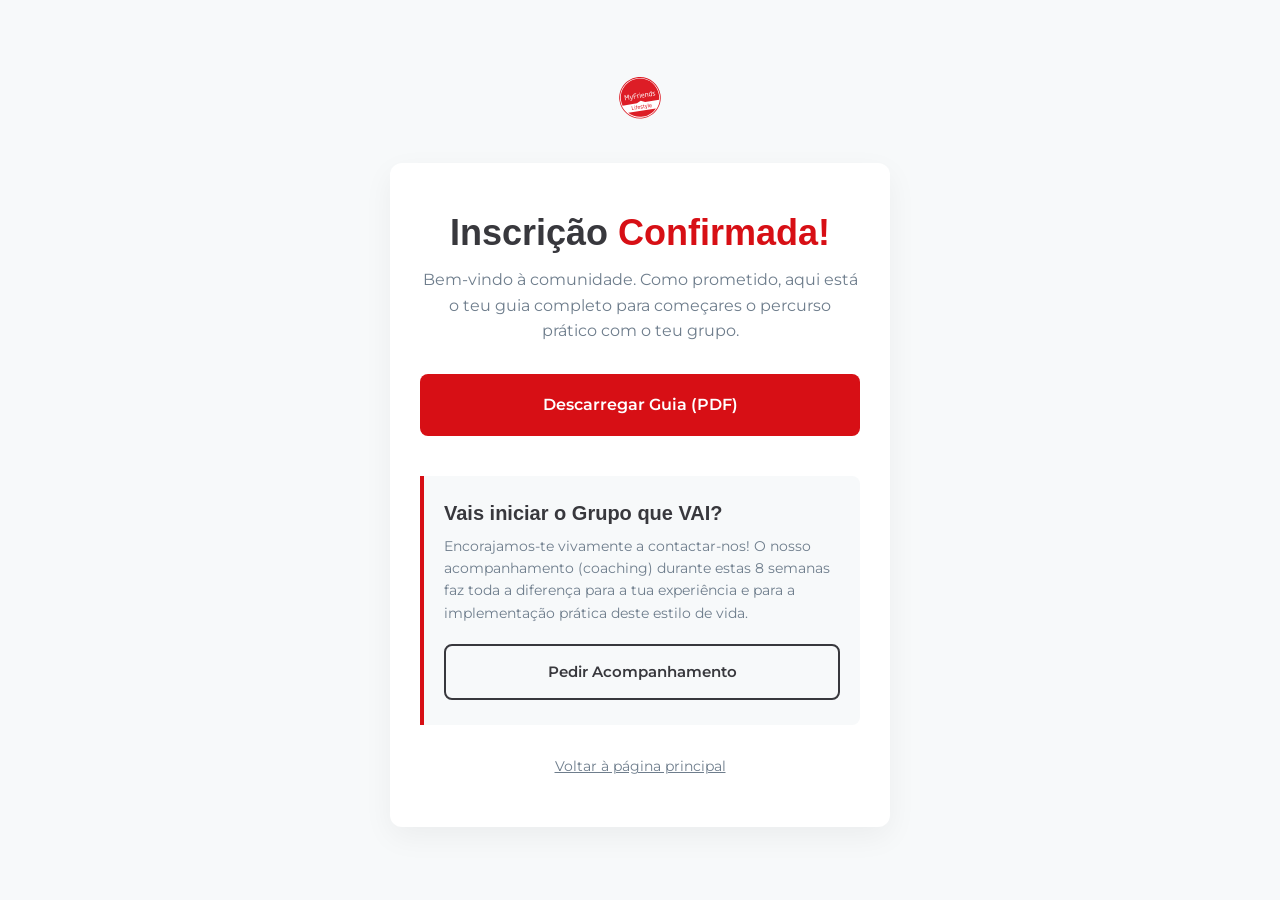
<file: bem-vindo.html>
<!DOCTYPE html>
<html lang="pt">
<head>
  <meta charset="UTF-8">
  <meta name="viewport" content="width=device-width, initial-scale=1">
  <title>MyFriends | Bem-vindo!</title>
  
  <meta property="og:title" content="MyFriends | Bem-vindo!">
  <meta property="og:image" content="https://myfriends.pt/imagem-partilha.jpg">
  
  <!-- Fontes Oficiais -->
  <link rel="preconnect" href="https://fonts.googleapis.com">
  <link rel="preconnect" href="https://fonts.gstatic.com" crossorigin>
  <link href="https://api.fontshare.com/v2/css?f[]=clash-display@600&display=swap" rel="stylesheet">
  <link href="https://fonts.googleapis.com/css2?family=Montserrat:wght@400;500;600;700&display=swap" rel="stylesheet">
  
  <!-- O teu CSS principal -->
  <link rel="stylesheet" href="style.css">
  
  <style>
    /* Design Limpo - Landing Page Style */
    body {
      background-color: #f7f9fa;
    }
    .landing-wrapper {
      min-height: 100vh;
      display: flex;
      flex-direction: column;
      align-items: center;
      justify-content: center;
      padding: 40px 20px;
      text-align: center;
    }
    .landing-header img {
      height: 50px;
      margin-bottom: 40px;
    }
    .landing-content {
      background: #ffffff;
      padding: 50px 30px;
      border-radius: 12px;
      box-shadow: 0 10px 30px rgba(0,0,0,0.05);
      max-width: 500px;
      width: 100%;
    }
    
    /* Celebração visual no título */
    .landing-content h1 {
      font-family: 'Clash Display', sans-serif;
      color: #38383d;
      font-size: 36px;
      margin-bottom: 15px;
      line-height: 1.1;
    }
    .landing-content h1 span {
      color: #d70f15;
    }
    
    .landing-content p.intro-text {
      color: #6e7d8c;
      margin-bottom: 30px;
      line-height: 1.6;
      font-size: 16px;
    }

    /* CAIXA DE COACHING */
    .coaching-box {
      background-color: #f7f9fa;
      border-left: 4px solid #d70f15;
      border-radius: 0 8px 8px 0;
      padding: 25px 20px;
      margin-top: 40px;
      text-align: left;
    }
    .coaching-box h3 {
      font-family: 'Clash Display', sans-serif;
      font-size: 20px;
      color: #38383d;
      margin-bottom: 10px;
    }
    .coaching-box p {
      font-size: 14px;
      color: #6e7d8c;
      margin-bottom: 20px;
      line-height: 1.6;
    }
    
    /* Botão Secundário */
    .btn-secondary {
      display: block;
      width: 100%;
      text-align: center;
      padding: 14px;
      background-color: transparent;
      color: #38383d;
      border: 2px solid #38383d;
      border-radius: 8px;
      font-family: 'Montserrat', sans-serif;
      font-weight: 600;
      text-decoration: none;
      transition: 0.3s;
      font-size: 15px;
    }
    .btn-secondary:hover {
      background-color: #38383d;
      color: #ffffff;
    }
  </style>
</head>
<body>

  <div class="landing-wrapper">
    <!-- Logotipo que regressa ao site principal -->
    <header class="landing-header">
      <a href="index.html">
        <img src="myfriends-logo.svg" alt="MyFriends">
      </a>
    </header>

    <!-- Caixa Branca Central -->
    <main class="landing-content">
      <h1>Inscrição <span>Confirmada!</span></h1>
      <p class="intro-text">Bem-vindo à comunidade. Como prometido, aqui está o teu guia completo para começares o percurso prático com o teu grupo.</p>
      
      <!-- O LINK PARA O TEU PDF FICA AQUI (Botão Principal) -->
      <a href="https://drive.google.com/file/d/1TvFjOyexWEZo78TR4Gvaxrp7V1ypUIX6/view?usp=drive_link" target="_blank" rel="noopener" class="btn-primary" style="display: block; width: 100%; padding: 18px; font-size: 16px; box-sizing: border-box; text-align: center; text-decoration: none;">Descarregar Guia (PDF)</a>
      
      <!-- CAIXA DE CONVITE PARA COACHING -->
      <div class="coaching-box">
        <h3>Vais iniciar o Grupo que VAI?</h3>
        <p>Encorajamos-te vivamente a contactar-nos! O nosso acompanhamento (coaching) durante estas 8 semanas faz toda a diferença para a tua experiência e para a implementação prática deste estilo de vida.</p>
        
        <!-- Botão Secundário que leva ao formulário do site principal -->
        <a href="index.html#contacto" class="btn-secondary" style="box-sizing: border-box;">Pedir Acompanhamento</a>
      </div>

      <!-- Link discreto para voltar ao site -->
      <p style="margin-top: 30px; margin-bottom: 0; font-size: 14px; text-align: center;">
        <a href="index.html" style="color: #6e7d8c; text-decoration: underline;">Voltar à página principal</a>
      </p>
    </main>
  </div>

</body>
</html>
</file>
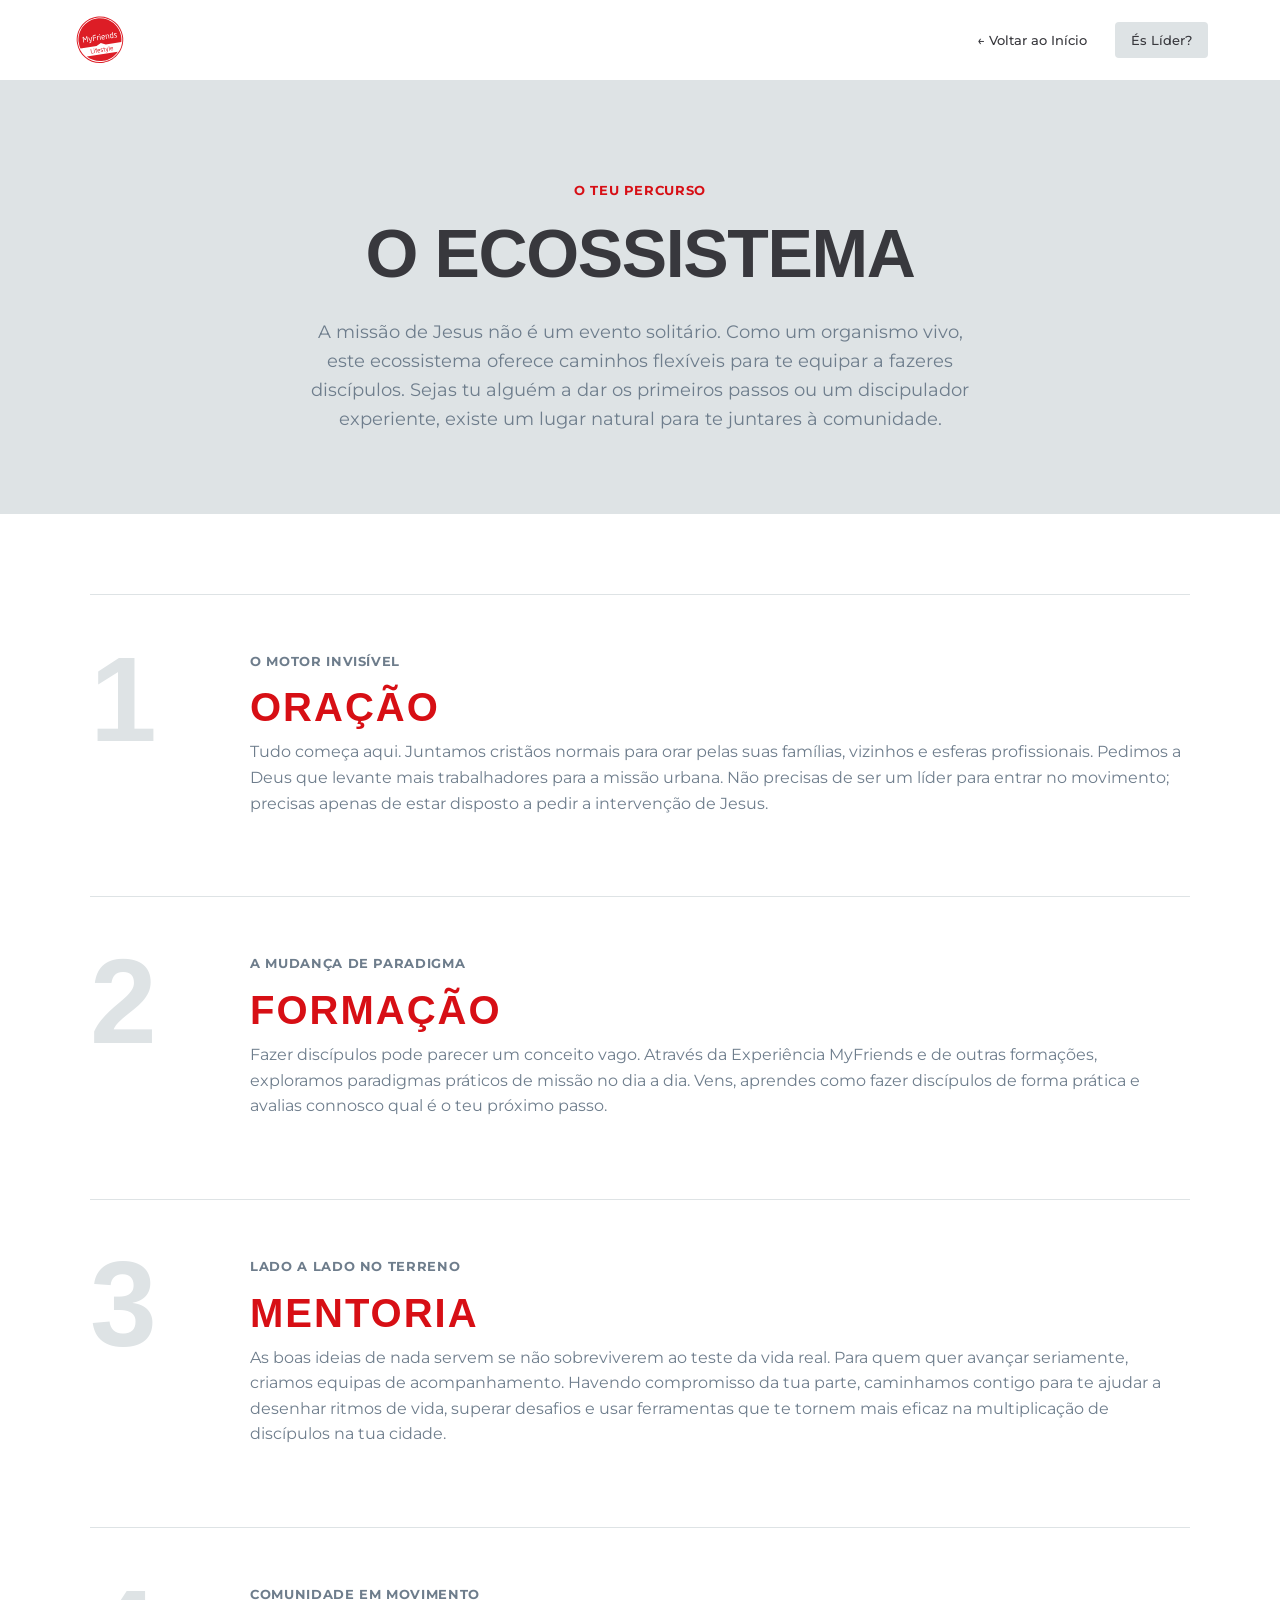
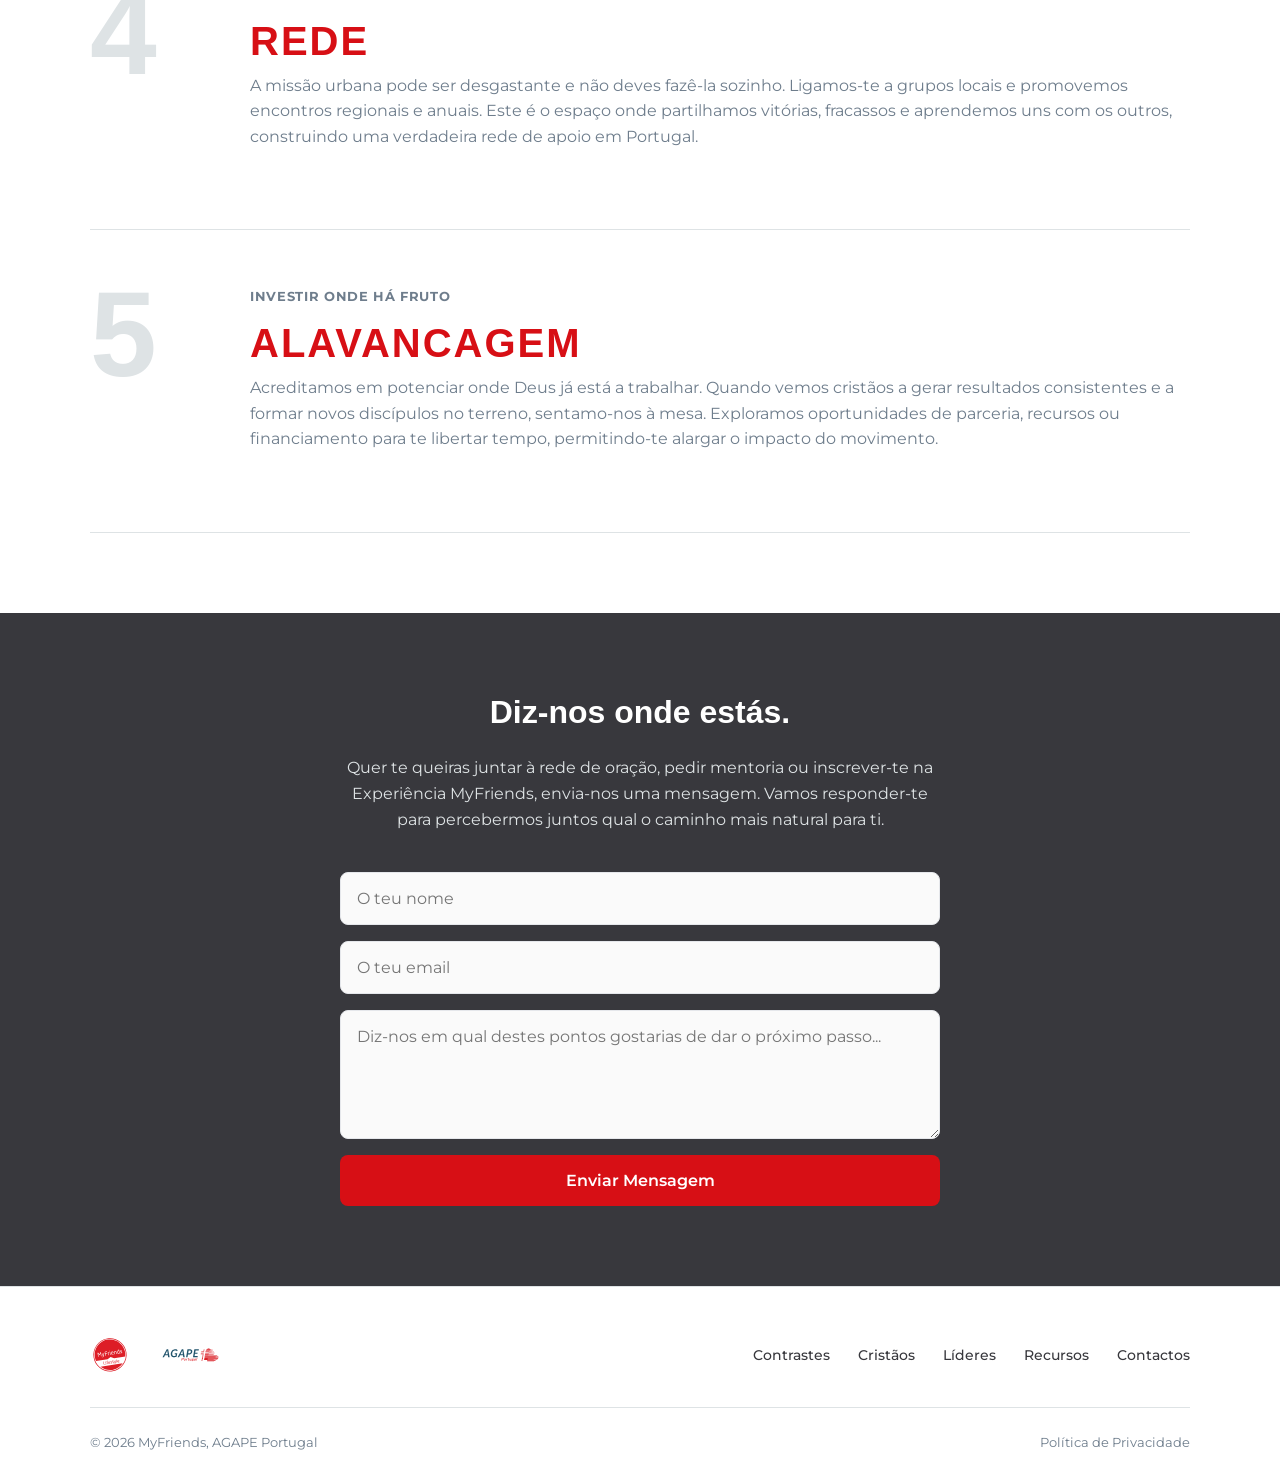
<file: cristaos.html>
<!DOCTYPE html>
<html lang="pt">
<head>
<meta charset="UTF-8" />
<meta name="viewport" content="width=device-width, initial-scale=1" />
<title>MyFriends | O Ecossistema</title>
<meta name="description" content="Aprende a fazer discípulos no teu dia a dia. Descobre a jornada prática para viver a missão de Jesus com os teus amigos e família.">
<meta property="og:title" content="MyFriends | O Ecossistema">
<meta property="og:description" content="A missão não é um esforço isolado, é um estilo de vida. Junta-te a uma equipa para construir os hábitos necessários para multiplicar discípulos.">
<meta property="og:type" content="website">
<meta property="og:url" content="https://myfriends.pt/cristaos.html">
<meta property="og:image" content="https://myfriends.pt/imagem-partilha.jpg">
<meta property="og:image:alt" content="Logótipo do MyFriends com o texto: Multiplicar discípulos. Construir comunidades.">
<link rel="preconnect" href="https://fonts.googleapis.com">
<link rel="preconnect" href="https://fonts.gstatic.com" crossorigin>
<link href="https://api.fontshare.com/v2/css?f[]=clash-display@600&display=swap" rel="stylesheet">
<link href="https://fonts.googleapis.com/css2?family=Montserrat:wght@400;500;600;700&display=swap" rel="stylesheet">
<link rel="stylesheet" href="style.css?v=2">
</head>
<body>

<nav class="nav">
  <div class="nav-inner">
    <a href="index.html" class="brand">
      <!-- Lembra-te de ter o myfriends-logo.svg na mesma pasta -->
      <img src="myfriends-logo.svg" alt="MyFriends" />
    </a>
    <div class="nav-links">
      <a href="index.html">← Voltar ao Início</a>
      <a href="lideres.html" class="btn-nav">És Líder?</a>
    </div>
  </div>
</nav>

<main>

  <!-- HERO -->
  <section class="hero-page">
    <div class="container">
      <span class="tag">O teu percurso</span>
      <h1>O ECOSSISTEMA</h1>
      <p>
        A missão de Jesus não é um evento solitário. Como um organismo vivo, este ecossistema oferece caminhos flexíveis para te equipar a fazeres discípulos. Sejas tu alguém a dar os primeiros passos ou um discipulador experiente, existe um lugar natural para te juntares à comunidade.
      </p>
    </div>
  </section>

  <!-- JORNADA / 5 PASSOS -->
  <section class="jornada">
    <div class="container">
      
      <!-- PASSO 1: ORAÇÃO -->
      <div class="passo-card">
        <div class="passo-num">1</div>
        <div class="passo-content">
          <span class="tag">O motor invisível</span>
          <h2>Oração</h2>
          <p>Tudo começa aqui. Juntamos cristãos normais para orar pelas suas famílias, vizinhos e esferas profissionais. Pedimos a Deus que levante mais trabalhadores para a missão urbana. Não precisas de ser um líder para entrar no movimento; precisas apenas de estar disposto a pedir a intervenção de Jesus.</p>
        </div>
      </div>

      <!-- PASSO 2: FORMAÇÃO -->
      <div class="passo-card">
        <div class="passo-num">2</div>
        <div class="passo-content">
          <span class="tag">A mudança de paradigma</span>
          <h2>Formação</h2>
          <p>Fazer discípulos pode parecer um conceito vago. Através da Experiência MyFriends e de outras formações, exploramos paradigmas práticos de missão no dia a dia. Vens, aprendes como fazer discípulos de forma prática e avalias connosco qual é o teu próximo passo.</p>
        </div>
      </div>

      <!-- PASSO 3: MENTORIA -->
      <div class="passo-card">
        <div class="passo-num">3</div>
        <div class="passo-content">
          <span class="tag">Lado a lado no terreno</span>
          <h2>Mentoria</h2>
          <p>As boas ideias de nada servem se não sobreviverem ao teste da vida real. Para quem quer avançar seriamente, criamos equipas de acompanhamento. Havendo compromisso da tua parte, caminhamos contigo para te ajudar a desenhar ritmos de vida, superar desafios e usar ferramentas que te tornem mais eficaz na multiplicação de discípulos na tua cidade.</p>
        </div>
      </div>

      <!-- PASSO 4: REDE -->
      <div class="passo-card">
        <div class="passo-num">4</div>
        <div class="passo-content">
          <span class="tag">Comunidade em movimento</span>
          <h2>Rede</h2>
          <p>A missão urbana pode ser desgastante e não deves fazê-la sozinho. Ligamos-te a grupos locais e promovemos encontros regionais e anuais. Este é o espaço onde partilhamos vitórias, fracassos e aprendemos uns com os outros, construindo uma verdadeira rede de apoio em Portugal.</p>
        </div>
      </div>

      <!-- PASSO 5: ALAVANCAGEM -->
      <div class="passo-card">
        <div class="passo-num">5</div>
        <div class="passo-content">
          <span class="tag">Investir onde há fruto</span>
          <h2>Alavancagem</h2>
          <p>Acreditamos em potenciar onde Deus já está a trabalhar. Quando vemos cristãos a gerar resultados consistentes e a formar novos discípulos no terreno, sentamo-nos à mesa. Exploramos oportunidades de parceria, recursos ou financiamento para te libertar tempo, permitindo-te alargar o impacto do movimento.</p>
        </div>
      </div>

    </div>
  </section>

  <!-- FORMULÁRIO DE CONTACTO -->
  <section id="contacto" class="contacto-simples">
    <div class="container form-container">
      <h2>Diz-nos onde estás.</h2>
      <p>Quer te queiras juntar à rede de oração, pedir mentoria ou inscrever-te na Experiência MyFriends, envia-nos uma mensagem. Vamos responder-te para percebermos juntos qual o caminho mais natural para ti.</p>
      
      <form class="mf-form" action="https://formspree.io/f/xbdvqldb" method="POST">
        <input type="hidden" name="_next" value="https://myfriends.pt/obrigado.html">
        <input type="text" name="Nome" placeholder="O teu nome" required>
        <input type="email" name="Email" placeholder="O teu email" required>
        <textarea name="Mensagem" rows="5" placeholder="Diz-nos em qual destes pontos gostarias de dar o próximo passo..." required></textarea>
        <button type="submit">Enviar Mensagem</button>
      </form>
    </div>
  </section>

</main>

<!-- FOOTER -->
<footer>
  <div class="footer-inner">
    <div class="footer-brands">
      <img src="myfriends-logo.svg" alt="MyFriends" />
      <img src="agape-logo.svg" alt="AGAPE Portugal" style="height: 32px;" />
    </div>
    <div class="footer-links">
      <a href="index.html#contrastes">Contrastes</a>
      <a href="cristaos.html">Cristãos</a>
      <a href="lideres.html">Líderes</a>
      <a href="recursos.html">Recursos</a>
      <a href="#contacto">Contactos</a>
    </div>
  </div> 
  <div class="footer-bottom">
    <div>© 2026 MyFriends, AGAPE Portugal</div>
    <a href="https://agape.pt/politica-de-privacidade/" target="_blank" rel="noopener">Política de Privacidade</a>
  </div>
</footer>

</body>
</html>
</file>
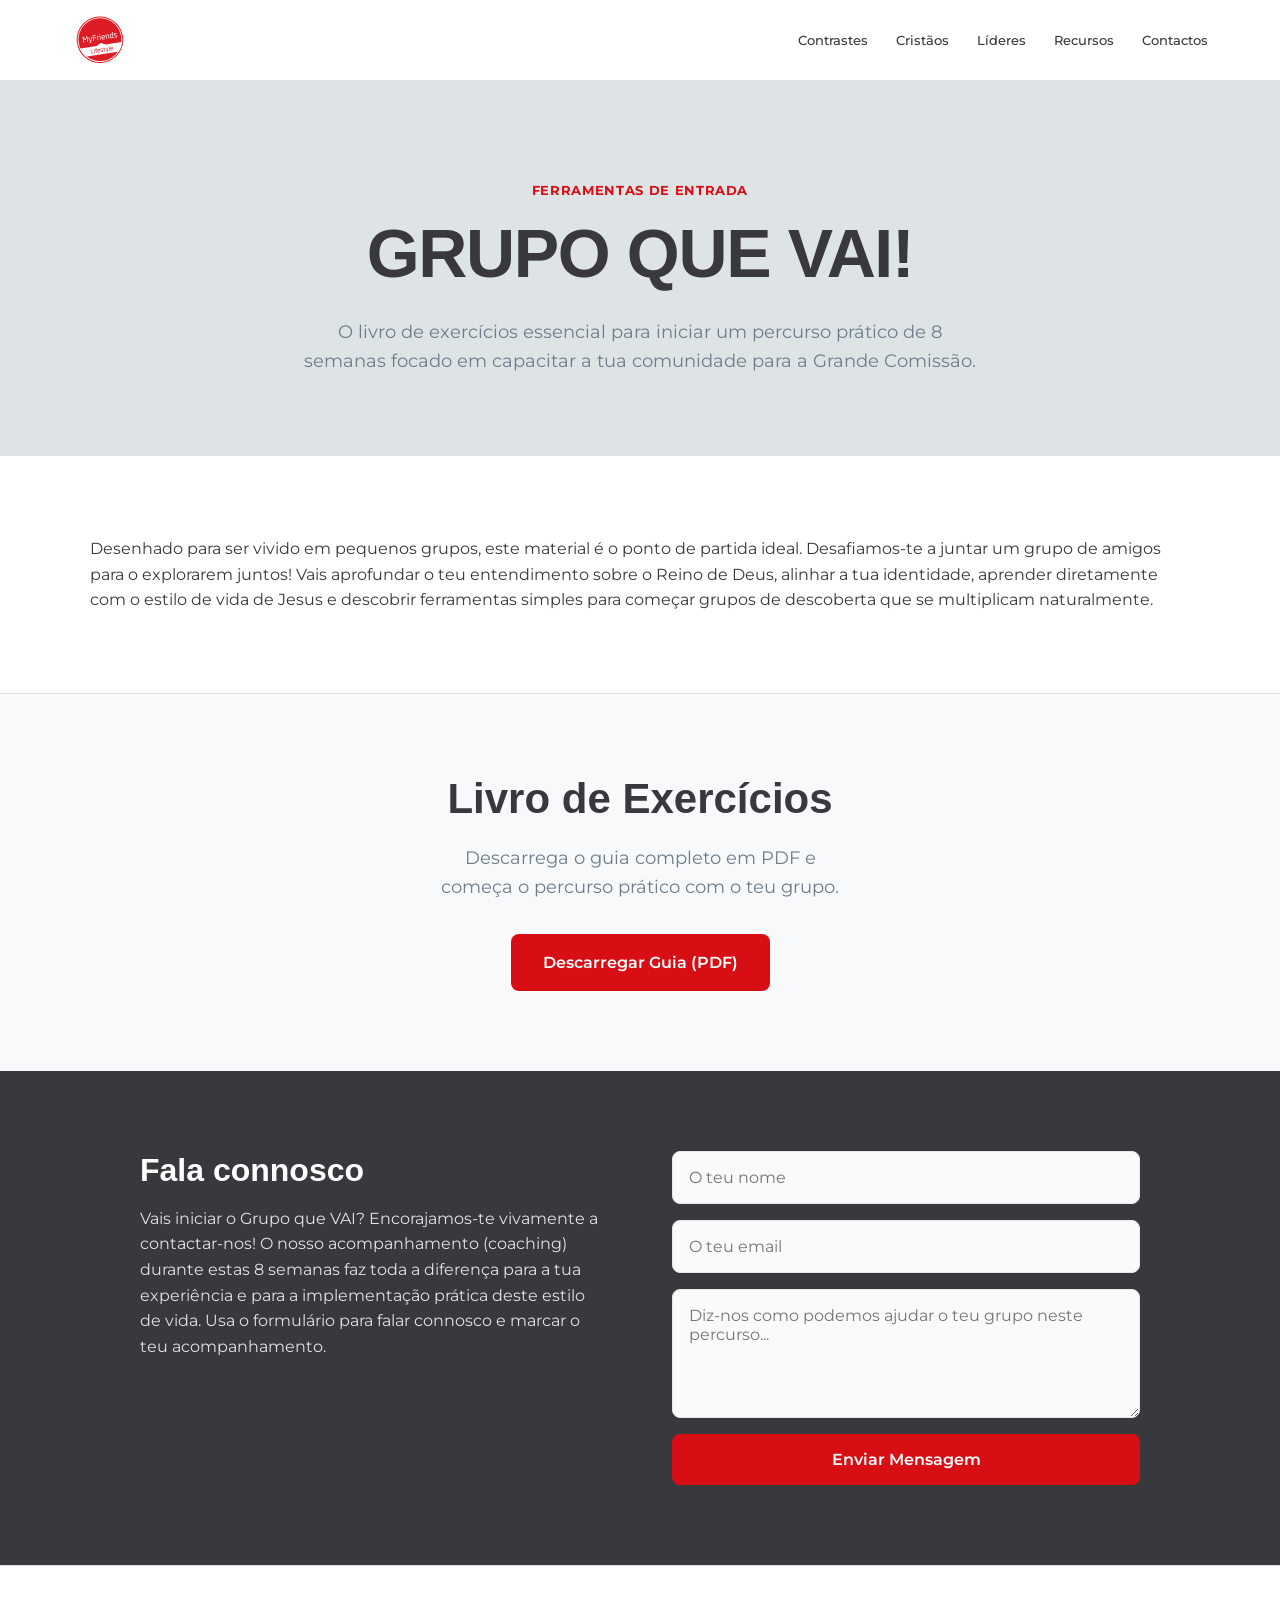
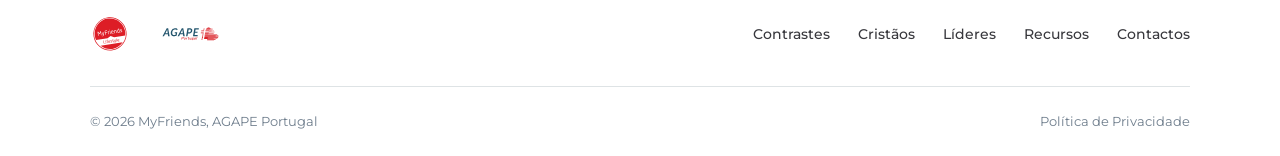
<file: grupo-que-vai.html>
<!DOCTYPE html>
<html lang="pt">
<head>
<meta charset="UTF-8" />
<meta name="viewport" content="width=device-width, initial-scale=1" />
<title>Grupo que VAI! — Livro de Exercícios | MyFriends</title>
<meta name="description" content="O livro de exercícios essencial para iniciar um percurso prático de 8 semanas focado em capacitar a tua comunidade para a Grande Comissão.">
<meta property="og:title" content="Download: Grupo que VAI! (Guia Prático)">
<meta property="og:description" content="Inicia um percurso prático de 8 semanas com a tua equipa e descobre ferramentas simples para começar grupos de descoberta.">
<meta property="og:type" content="website">
<meta property="og:url" content="https://myfriends.pt/grupo-que-vai.html">
<meta property="og:image" content="https://myfriends.pt/imagem-partilha.jpg">
<meta property="og:image:alt" content="Logótipo do MyFriends com o texto: Multiplicar discípulos. Construir comunidades.">
<link rel="preconnect" href="https://fonts.googleapis.com">
<link rel="preconnect" href="https://fonts.gstatic.com" crossorigin>
<link href="https://api.fontshare.com/v2/css?f[]=clash-display@600&display=swap" rel="stylesheet">
<link href="https://fonts.googleapis.com/css2?family=Montserrat:wght@400;500;600;700&display=swap" rel="stylesheet">
<link rel="stylesheet" href="style.css">
</head>
<body>

<nav class="nav">
  <div class="nav-inner">
    <a href="index.html" class="brand">
      <img src="myfriends-logo.svg" alt="MyFriends" />
    </a>
    <div class="nav-links">
      <a href="index.html#contrastes">Contrastes</a>
      <a href="cristaos.html">Cristãos</a>
      <a href="lideres.html">Líderes</a>
      <a href="recursos.html">Recursos</a>
      <a href="#contacto">Contactos</a>
    </div>
  </div>
</nav>

<main>

  <!-- HERO -->
  <section class="hero-page">
    <div class="container">
      <span class="tag">Ferramentas de Entrada</span>
      <h1>GRUPO QUE VAI!</h1>
      <p>O livro de exercícios essencial para iniciar um percurso prático de 8 semanas focado em capacitar a tua comunidade para a Grande Comissão.</p>
    </div>
  </section>

  <!-- INTRODUÇÃO -->
  <section class="intro-section">
    <div class="container">
      <p>Desenhado para ser vivido em pequenos grupos, este material é o ponto de partida ideal. Desafiamos-te a juntar um grupo de amigos para o explorarem juntos! Vais aprofundar o teu entendimento sobre o Reino de Deus, alinhar a tua identidade, aprender diretamente com o estilo de vida de Jesus e descobrir ferramentas simples para começar grupos de descoberta que se multiplicam naturalmente.</p>
    </div>
  </section>

  <!-- DOWNLOAD -->
  <section class="final-cta">
    <div class="container">
      <h2>Livro de Exercícios</h2>
      <p>Descarrega o guia completo em PDF e começa o percurso prático com o teu grupo.</p>
      
      <a class="btn-primary" href="https://drive.google.com/file/d/1TvFjOyexWEZo78TR4Gvaxrp7V1ypUIX6/view?usp=drive_link" target="_blank" rel="noopener">Descarregar Guia (PDF)</a>
    </div>
  </section>

  <!-- CONTACTO -->
  <section id="contacto" class="contacto">
    <div class="contacto-grid">
      <div class="contacto-text">
        <h2>Fala connosco</h2>
        <p>Vais iniciar o Grupo que VAI? Encorajamos-te vivamente a contactar-nos! O nosso acompanhamento (coaching) durante estas 8 semanas faz toda a diferença para a tua experiência e para a implementação prática deste estilo de vida. Usa o formulário para falar connosco e marcar o teu acompanhamento.</p>
      </div>
      <div>
        <form class="mf-form" action="https://formspree.io/f/xbdvqldb" method="POST">
          <input type="hidden" name="_next" value="https://myfriends.pt/obrigado.html">
          <input type="text" name="Nome" placeholder="O teu nome" required>
          <input type="email" name="Email" placeholder="O teu email" required>
          <textarea name="Mensagem" rows="5" placeholder="Diz-nos como podemos ajudar o teu grupo neste percurso..." required></textarea>
          <button type="submit">Enviar Mensagem</button>
        </form>
      </div>
    </div>
  </section>

</main>

<!-- FOOTER -->
<footer>
  <div class="footer-inner">
    <div class="footer-brands">
      <img src="myfriends-logo.svg" alt="MyFriends" />
      <img src="agape-logo.svg" alt="AGAPE Portugal" style="height: 32px;" />
    </div>
    <div class="footer-links">
      <a href="index.html#contrastes">Contrastes</a>
      <a href="cristaos.html">Cristãos</a>
      <a href="lideres.html">Líderes</a>
      <a href="recursos.html">Recursos</a>
      <a href="#contacto">Contactos</a>
    </div>
  </div> 
  <div class="footer-bottom">
    <div>© 2026 MyFriends, AGAPE Portugal</div>
    <a href="https://agape.pt/politica-de-privacidade/" target="_blank" rel="noopener">Política de Privacidade</a>
  </div>
</footer>

</body>
</html>
</file>
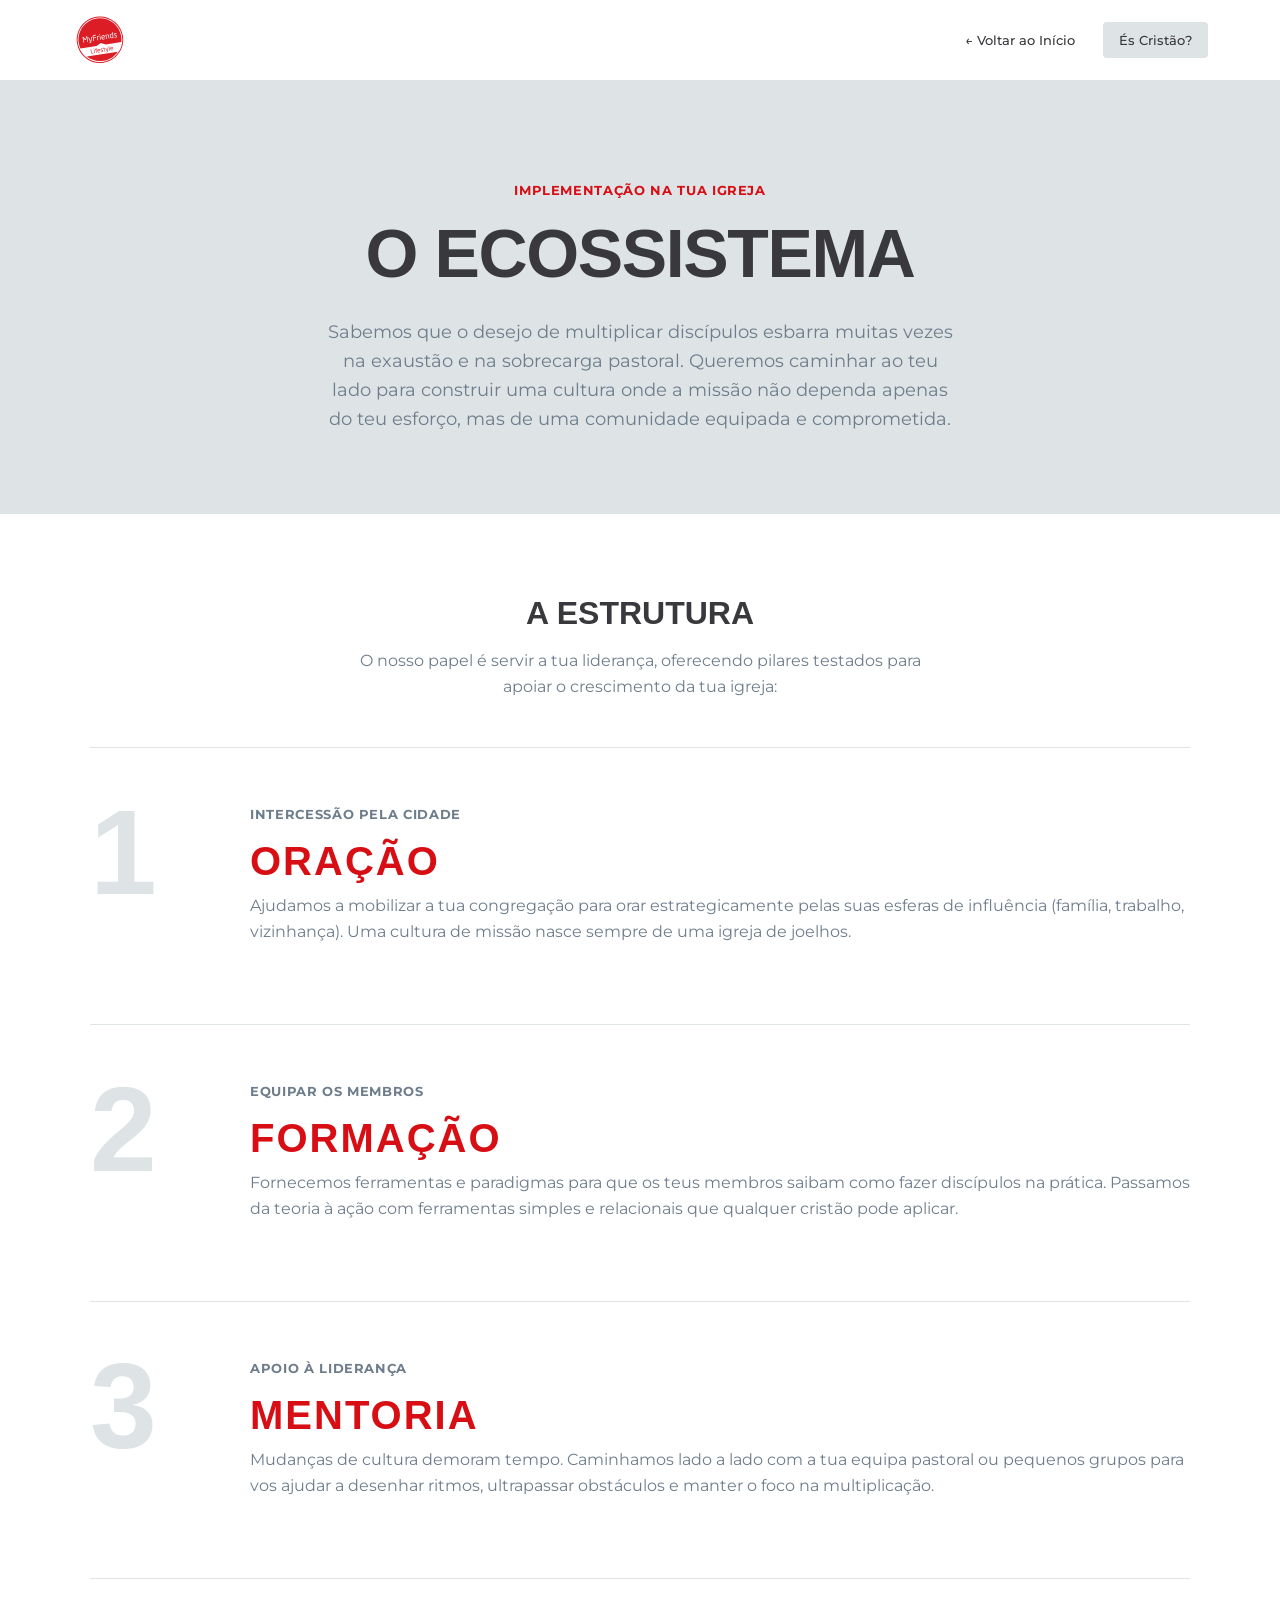
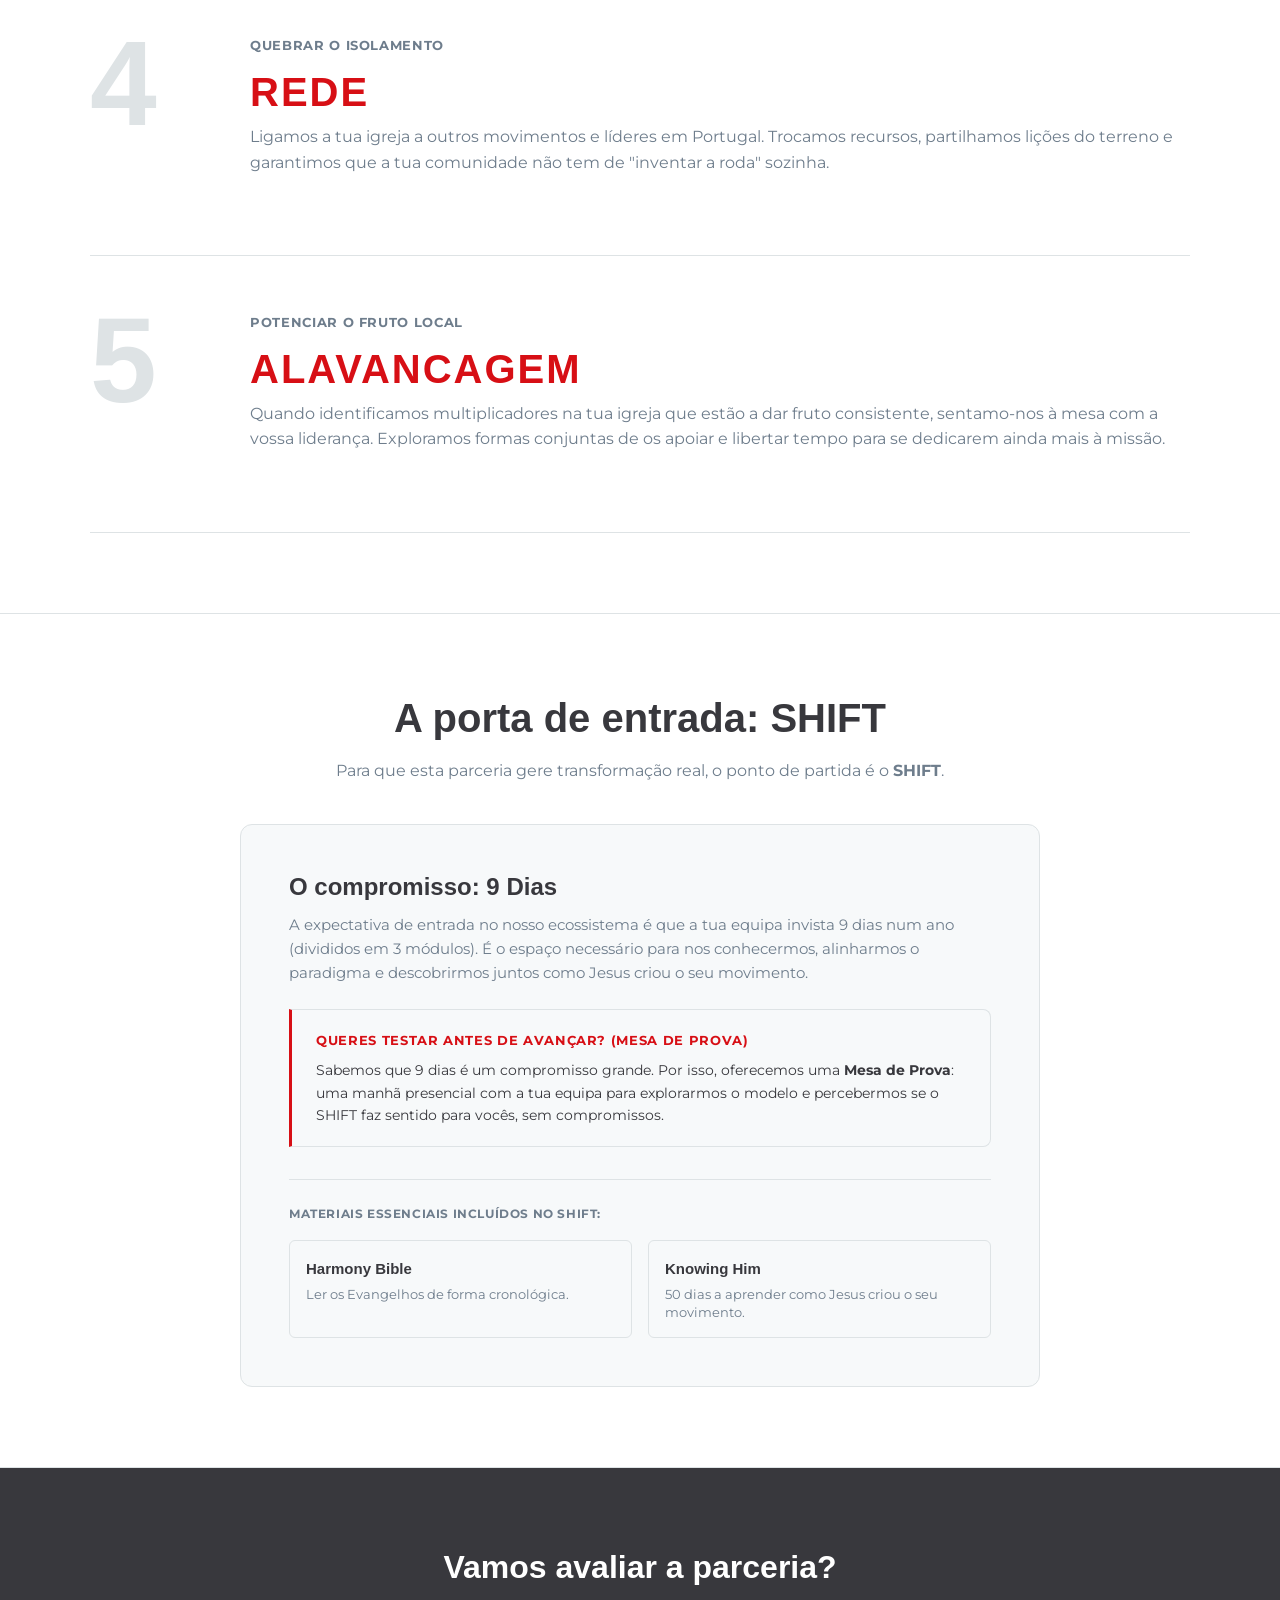
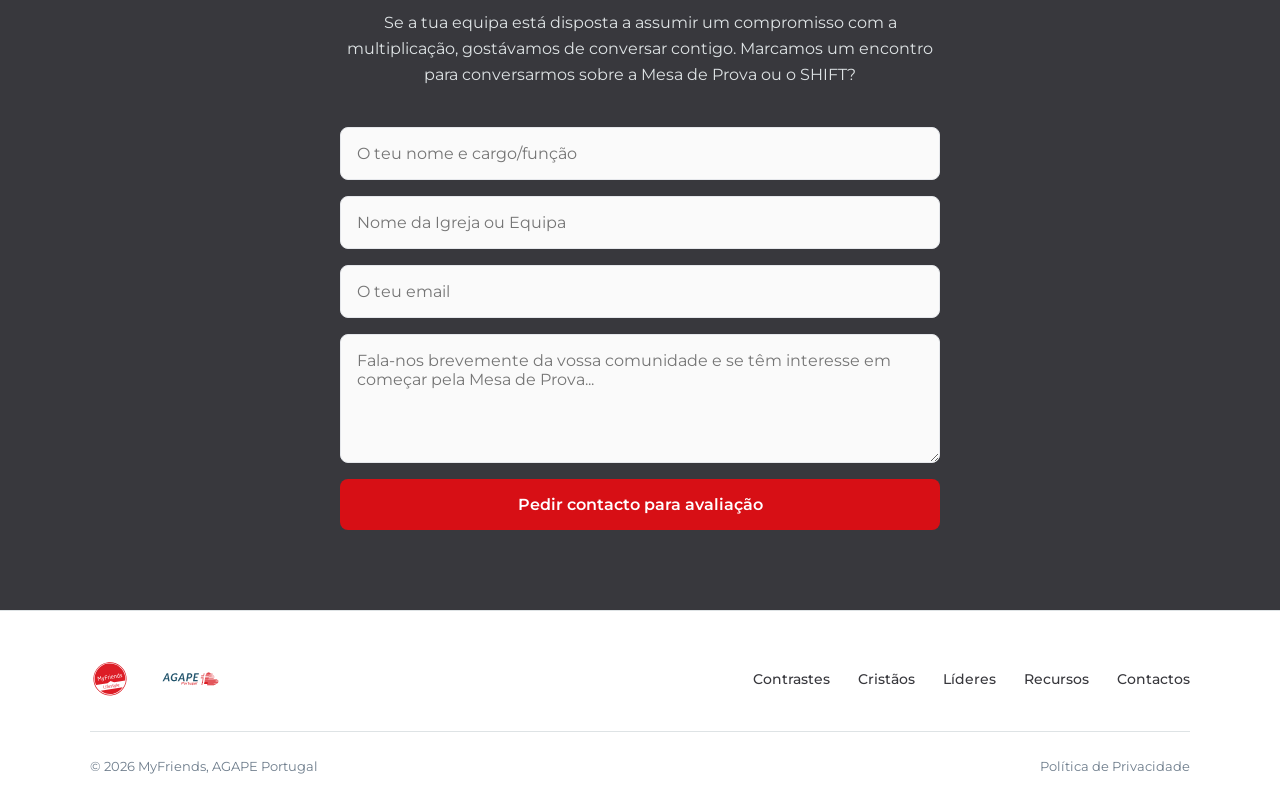
<file: lideres.html>
<!DOCTYPE html>
<html lang="pt">
<head>
<meta charset="UTF-8" />
<meta name="viewport" content="width=device-width, initial-scale=1" />
<title>MyFriends | Percurso para Líderes</title>
<meta name="description" content="Descobre como implementar uma cultura orgânica de multiplicação de discípulos na tua igreja ou equipa de liderança.">
<link rel="preconnect" href="https://fonts.googleapis.com">
<link rel="preconnect" href="https://fonts.gstatic.com" crossorigin>
<link href="https://api.fontshare.com/v2/css?f[]=clash-display@600&display=swap" rel="stylesheet">
<link href="https://fonts.googleapis.com/css2?family=Montserrat:wght@400;500;600;700&display=swap" rel="stylesheet">
<!-- Cache busting com v=7 -->
<link rel="stylesheet" href="style.css?v=7">
</head>
<body>

<nav class="nav">
  <div class="nav-inner">
    <a href="index.html" class="brand">
      <img src="myfriends-logo.svg" alt="MyFriends" />
    </a>
    <div class="nav-links">
      <a href="index.html">← Voltar ao Início</a>
      <a href="cristaos.html" class="btn-nav">És Cristão?</a>
    </div>
  </div>
</nav>

<main>

  <!-- HERO LÍDERES -->
  <section class="hero-page">
    <div class="container">
      <span class="tag" style="color: #d70f15;">Implementação na tua igreja</span>
      <h1>O ECOSSISTEMA</h1>
      <p>
        Sabemos que o desejo de multiplicar discípulos esbarra muitas vezes na exaustão e na sobrecarga pastoral. Queremos caminhar ao teu lado para construir uma cultura onde a missão não dependa apenas do teu esforço, mas de uma comunidade equipada e comprometida.
      </p>
    </div>
  </section>

  <!-- A ESTRUTURA (O ECOSSISTEMA APLICADO À IGREJA) -->
  <section class="jornada">
    <div class="container">
      <div style="text-align: center; margin-bottom: 48px;">
        <h2 style="font-family: 'Clash Display', sans-serif; font-size: 32px; color: #38383d; text-transform: uppercase;">A ESTRUTURA</h2>
        <p style="color: #6e7d8c; max-width: 600px; margin: 16px auto 0;">O nosso papel é servir a tua liderança, oferecendo pilares testados para apoiar o crescimento da tua igreja:</p>
      </div>

      <!-- 1. ORAÇÃO -->
      <div class="passo-card">
        <div class="passo-num">1</div>
        <div class="passo-content">
          <span class="tag">Intercessão pela cidade</span>
          <h2>Oração</h2>
          <p>Ajudamos a mobilizar a tua congregação para orar estrategicamente pelas suas esferas de influência (família, trabalho, vizinhança). Uma cultura de missão nasce sempre de uma igreja de joelhos.</p>
        </div>
      </div>

      <!-- 2. FORMAÇÃO -->
      <div class="passo-card">
        <div class="passo-num">2</div>
        <div class="passo-content">
          <span class="tag">Equipar os membros</span>
          <h2>Formação</h2>
          <p>Fornecemos ferramentas e paradigmas para que os teus membros saibam como fazer discípulos na prática. Passamos da teoria à ação com ferramentas simples e relacionais que qualquer cristão pode aplicar.</p>
        </div>
      </div>

      <!-- 3. MENTORIA -->
      <div class="passo-card">
        <div class="passo-num">3</div>
        <div class="passo-content">
          <span class="tag">Apoio à liderança</span>
          <h2>Mentoria</h2>
          <p>Mudanças de cultura demoram tempo. Caminhamos lado a lado com a tua equipa pastoral ou pequenos grupos para vos ajudar a desenhar ritmos, ultrapassar obstáculos e manter o foco na multiplicação.</p>
        </div>
      </div>

      <!-- 4. REDE -->
      <div class="passo-card">
        <div class="passo-num">4</div>
        <div class="passo-content">
          <span class="tag">Quebrar o isolamento</span>
          <h2>Rede</h2>
          <p>Ligamos a tua igreja a outros movimentos e líderes em Portugal. Trocamos recursos, partilhamos lições do terreno e garantimos que a tua comunidade não tem de "inventar a roda" sozinha.</p>
        </div>
      </div>

      <!-- 5. ALAVANCAGEM -->
      <div class="passo-card">
        <div class="passo-num">5</div>
        <div class="passo-content">
          <span class="tag">Potenciar o fruto local</span>
          <h2>Alavancagem</h2>
          <p>Quando identificamos multiplicadores na tua igreja que estão a dar fruto consistente, sentamo-nos à mesa com a vossa liderança. Exploramos formas conjuntas de os apoiar e libertar tempo para se dedicarem ainda mais à missão.</p>
        </div>
      </div>

    </div>
  </section>

  <!-- O FILTRO (MESA DE PROVA E SHIFT) -->
  <section class="shift-light-sec">
    <div class="container">
      
      <div class="shift-light-header">
        <h2>A porta de entrada: SHIFT</h2>
        <p>Para que esta parceria gere transformação real, o ponto de partida é o <strong>SHIFT</strong>.</p>
      </div>

      <div class="shift-main-card">
        <h3>O compromisso: 9 Dias</h3>
        <p>A expectativa de entrada no nosso ecossistema é que a tua equipa invista 9 dias num ano (divididos em 3 módulos). É o espaço necessário para nos conhecermos, alinharmos o paradigma e descobrirmos juntos como Jesus criou o seu movimento.</p>
        
        <!-- O APERITIVO -->
        <div class="mesa-prova-box">
          <h4>Queres testar antes de avançar? (Mesa de Prova)</h4>
          <p>Sabemos que 9 dias é um compromisso grande. Por isso, oferecemos uma <strong>Mesa de Prova</strong>: uma manhã presencial com a tua equipa para explorarmos o modelo e percebermos se o SHIFT faz sentido para vocês, sem compromissos.</p>
        </div>

        <div class="materiais-mini-title">Materiais essenciais incluídos no SHIFT:</div>
        <div class="materiais-mini-grid">
          <a class="material-item" href="https://harmony-bible.com/" target="_blank" rel="noopener">
            <div class="m-title">Harmony Bible</div>
            <div class="m-desc">Ler os Evangelhos de forma cronológica.</div>
          </a>
          <a class="material-item" href="https://knowinghim.app/Home" target="_blank" rel="noopener">
            <div class="m-title">Knowing Him</div>
            <div class="m-desc">50 dias a aprender como Jesus criou o seu movimento.</div>
          </a>
        </div>
      </div>

    </div>
  </section>

  <!-- FORMULÁRIO (MARCAR CONVERSA) PADRÃO -->
  <section id="contacto" class="contacto-simples">
    <div class="container form-container">
      <h2>Vamos avaliar a parceria?</h2>
      <p>Se a tua equipa está disposta a assumir um compromisso com a multiplicação, gostávamos de conversar contigo. Marcamos um encontro para conversarmos sobre a Mesa de Prova ou o SHIFT?</p>
      
      <form class="mf-form" action="https://formspree.io/f/xbdvqldb" method="POST">
        <input type="hidden" name="_next" value="https://myfriends.pt/obrigado.html">
        <input type="text" name="Nome" placeholder="O teu nome e cargo/função" required>
        <input type="text" name="Igreja" placeholder="Nome da Igreja ou Equipa" required>
        <input type="email" name="Email" placeholder="O teu email" required>
        <textarea name="Mensagem" rows="5" placeholder="Fala-nos brevemente da vossa comunidade e se têm interesse em começar pela Mesa de Prova..." required></textarea>
        <button type="submit">Pedir contacto para avaliação</button>
      </form>
    </div>
  </section>

</main>

<!-- FOOTER -->
<footer>
  <div class="footer-inner">
    <div class="footer-brands">
      <img src="myfriends-logo.svg" alt="MyFriends" />
      <img src="agape-logo.svg" alt="AGAPE Portugal" style="height: 32px;" />
    </div>
    <div class="footer-links">
      <a href="index.html#contrastes">Contrastes</a>
      <a href="cristaos.html">Cristãos</a>
      <a href="lideres.html">Líderes</a>
      <a href="recursos.html">Recursos</a>
      <a href="#contacto">Contactos</a>
    </div>
  </div> 
  <div class="footer-bottom">
    <div>© 2026 MyFriends, AGAPE Portugal</div>
    <a href="https://agape.pt/politica-de-privacidade/" target="_blank" rel="noopener">Política de Privacidade</a>
  </div>
</footer>

</body>
</html>
</file>
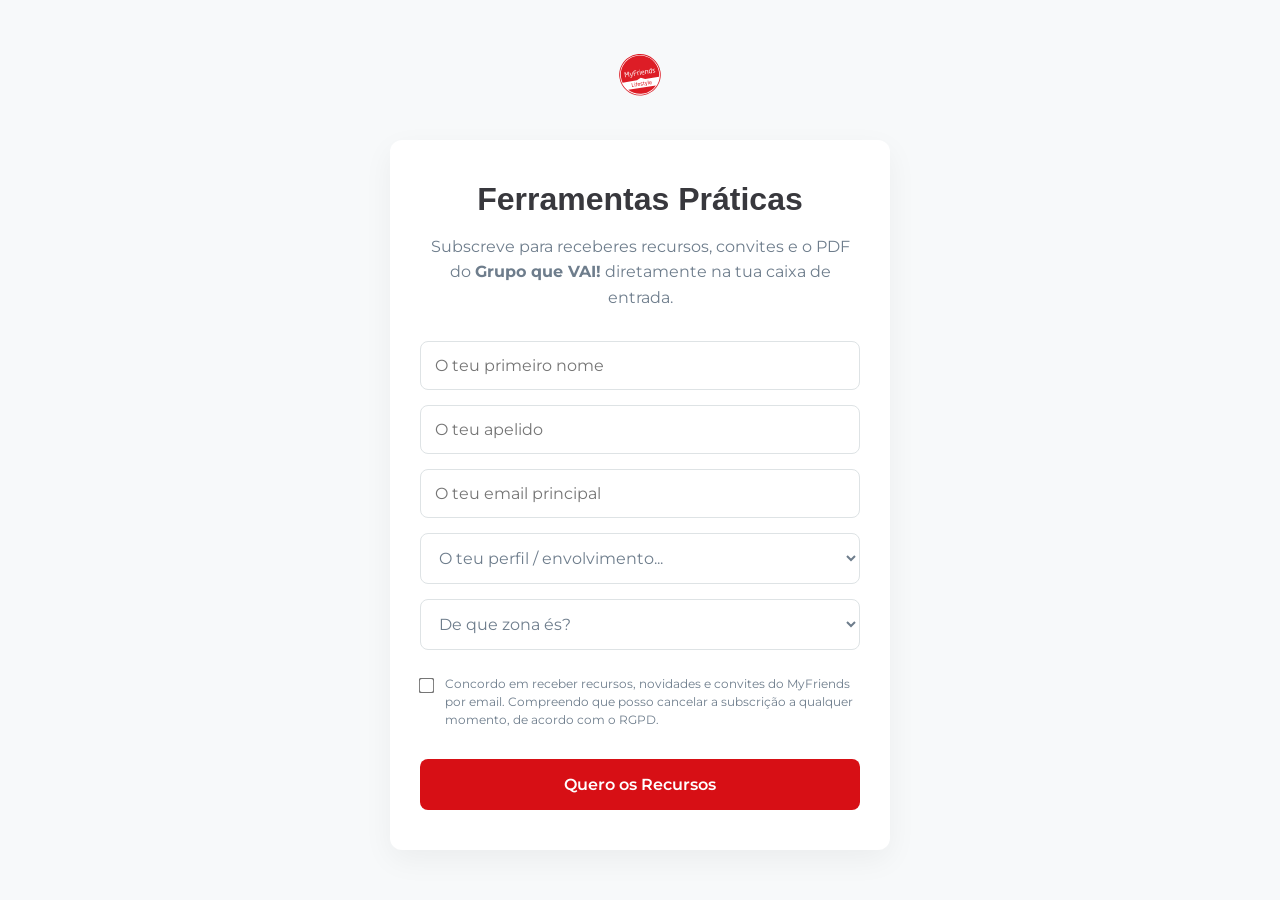
<file: newsletter.html>
<!DOCTYPE html>
<html lang="pt">
<head>
  <meta charset="UTF-8">
  <meta name="viewport" content="width=device-width, initial-scale=1">
  <title>MyFriends | Newsletter</title>
  
  <!-- SEO & Partilha -->
  <meta property="og:title" content="MyFriends | Newsletter">
  <meta property="og:image" content="https://myfriends.pt/imagem-partilha.jpg">
  
  <!-- Fontes Oficiais -->
  <link rel="preconnect" href="https://fonts.googleapis.com">
  <link rel="preconnect" href="https://fonts.gstatic.com" crossorigin>
  <link href="https://api.fontshare.com/v2/css?f[]=clash-display@600&display=swap" rel="stylesheet">
  <link href="https://fonts.googleapis.com/css2?family=Montserrat:wght@400;500;600;700&display=swap" rel="stylesheet">
  
  <!-- O teu CSS principal -->
  <link rel="stylesheet" href="style.css">
  
  <style>
    /* Apenas o necessário para centrar a caixa no ecrã (formato Landing Page) */
    body {
      background-color: #f7f9fa;
    }
    .landing-wrapper {
      min-height: 100vh;
      display: flex;
      flex-direction: column;
      align-items: center;
      justify-content: center;
      padding: 40px 20px;
      text-align: center;
    }
    .landing-header img {
      height: 50px;
      margin-bottom: 40px;
    }
    .landing-content {
      background: #ffffff;
      padding: 40px 30px;
      border-radius: 12px;
      box-shadow: 0 10px 30px rgba(0,0,0,0.05);
      max-width: 500px;
      width: 100%;
    }
    .landing-content h1 {
      font-family: 'Clash Display', sans-serif;
      color: #38383d;
      font-size: 32px;
      margin-bottom: 15px;
    }
    .landing-content p {
      color: #6e7d8c;
      margin-bottom: 30px;
      line-height: 1.6;
    }
    
    /* Estilo limpo para os campos de texto e dropdowns do formulário */
    .form-input {
      width: 100%;
      padding: 14px;
      border: 1px solid #dee3e5;
      border-radius: 8px;
      font-family: 'Montserrat', sans-serif;
      margin-bottom: 15px;
      font-size: 16px;
      background-color: #ffffff;
      color: #38383d;
      box-sizing: border-box;
    }
    select.form-input:invalid {
      color: #6e7d8c;
    }

    /* Estilo elegante para a checkbox do RGPD */
    .rgpd-wrapper {
      display: flex;
      align-items: flex-start;
      text-align: left;
      margin-top: 10px;
      margin-bottom: 20px;
    }
    .rgpd-wrapper input[type="checkbox"] {
      margin-top: 4px;
      margin-right: 12px;
      transform: scale(1.2);
      accent-color: #d70f15; 
      cursor: pointer;
    }
    .rgpd-wrapper label {
      font-size: 12px;
      color: #6e7d8c;
      line-height: 1.5;
      cursor: pointer;
    }
  </style>
</head>
<body>

  <div class="landing-wrapper">
    <!-- Logotipo que regressa ao site principal -->
    <header class="landing-header">
      <a href="index.html">
        <img src="myfriends-logo.svg" alt="MyFriends">
      </a>
    </header>

    <!-- Caixa Branca Central -->
    <main class="landing-content">
      <h1>Ferramentas Práticas</h1>
      <p>Subscreve para receberes recursos, convites e o PDF do <strong>Grupo que VAI!</strong> diretamente na tua caixa de entrada.</p>
      
      <!-- O Formulário Totalmente Integrado com o Mailchimp -->
      <form action="https://agape.us3.list-manage.com/subscribe/post?u=ed4a5ab9b6a3b90c6e8e2724e&amp;id=1d7140d09b&amp;f_id=00cc94e1f0" method="post" target="_self">
        
        <!-- NOME E EMAIL -->
        <input type="text" name="FNAME" class="form-input" placeholder="O teu primeiro nome" required>
        <input type="text" name="LNAME" class="form-input" placeholder="O teu apelido" required>
        <input type="email" name="EMAIL" class="form-input" placeholder="O teu email principal" required>
        
        <!-- DROPDOWN: PERFIL (MMERGE7) -->
        <select name="MMERGE7" class="form-input" required>
          <option value="" disabled selected>O teu perfil / envolvimento...</option>
          <option value="Líder/Pastor">Líder / Pastor</option>
          <option value="Membro de Equipa/Ministério">Membro de Equipa / Ministério</option>
          <option value="Curioso/Interessado">Curioso / Interessado</option>
        </select>

        <!-- DROPDOWN: REGIÃO (MMERGE8) -->
        <select name="MMERGE8" class="form-input" required>
          <option value="" disabled selected>De que zona és?</option>
          <option value="Norte">Norte</option>
          <option value="Centro">Centro</option>
          <option value="Grande Lisboa">Grande Lisboa</option>
          <option value="Sul">Sul</option>
          <option value="Illhas">Ilhas</option> <!-- "Illhas" no value bate certo com o erro do Mailchimp -->
        </select>

        <!-- CHECKBOX RGPD (MMERGE9 enviando "Concordo") -->
        <div class="rgpd-wrapper">
          <input type="checkbox" id="rgpd-check" name="MMERGE9" value="Concordo" required>
          <label for="rgpd-check">Concordo em receber recursos, novidades e convites do MyFriends por email. Compreendo que posso cancelar a subscrição a qualquer momento, de acordo com o RGPD.</label>
        </div>

        <!-- CAMPO INVISÍVEL ANTI-SPAM (NÃO APAGAR) -->
        <div aria-hidden="true" style="position: absolute; left: -5000px;">
          <input type="text" name="b_ed4a5ab9b6a3b90c6e8e2724e_1d7140d09b" tabindex="-1" value="">
        </div>
        
        <!-- BOTÃO -->
        <button type="submit" class="btn-primary" style="width: 100%; margin-top: 10px; padding: 16px; border: none; cursor: pointer;">Quero os Recursos</button>
        
      </form>
    </main>
  </div>

</body>
</html>
</file>
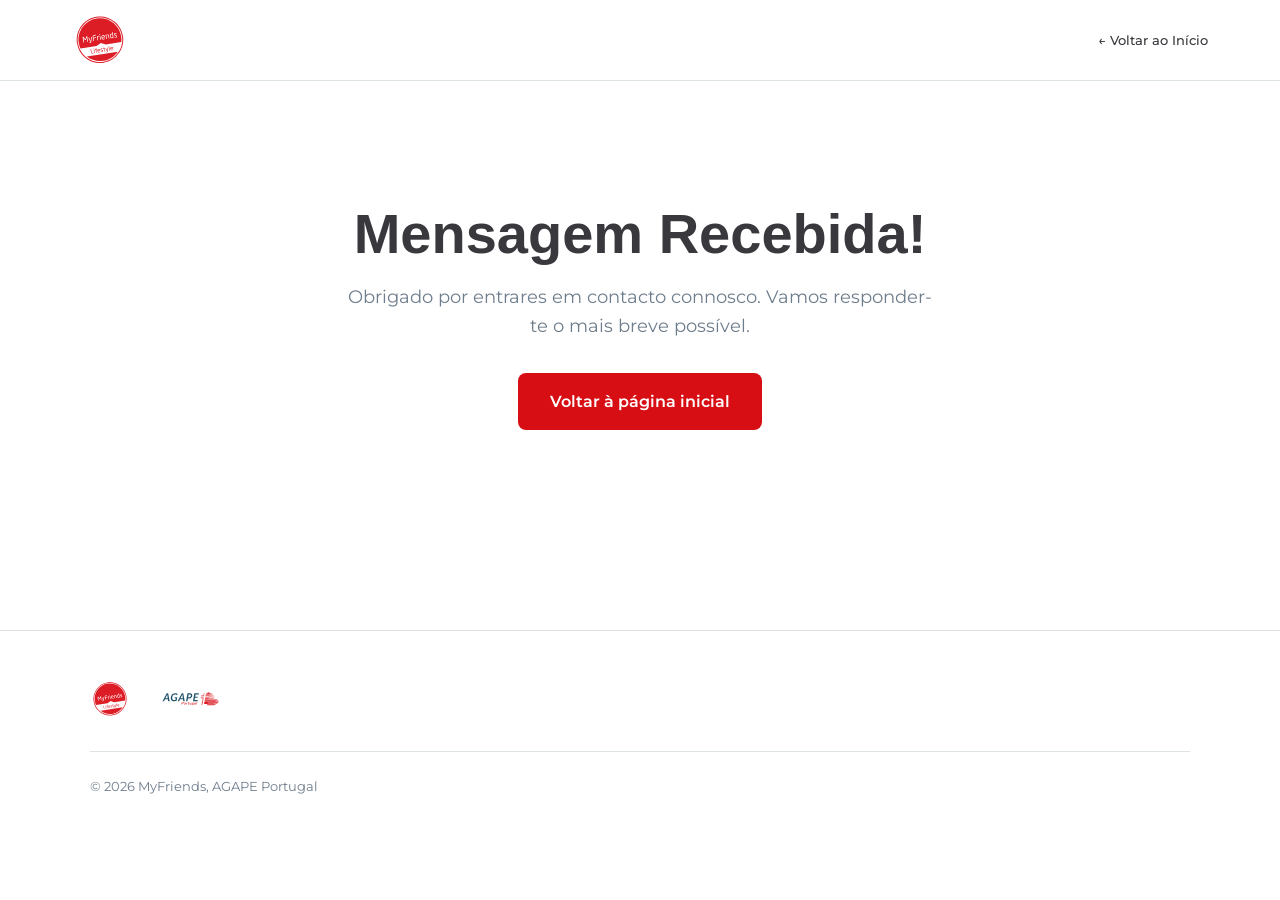
<file: obrigado.html>
<!DOCTYPE html>
<html lang="pt">
<head>
<meta charset="UTF-8" />
<meta name="viewport" content="width=device-width, initial-scale=1" />
<title>Obrigado | MyFriends</title>
<link rel="preconnect" href="https://fonts.googleapis.com">
<link rel="preconnect" href="https://fonts.gstatic.com" crossorigin>
<link href="https://api.fontshare.com/v2/css?f[]=clash-display@600&display=swap" rel="stylesheet">
<link href="https://fonts.googleapis.com/css2?family=Montserrat:wght@400;500;600;700&display=swap" rel="stylesheet">
<!-- A MAGIA ACONTECE AQUI: Liga ao teu novo ficheiro -->
<link rel="stylesheet" href="style.css">
</head>
<body>

<nav class="nav">
  <div class="nav-inner">
    <a href="index.html" class="brand"><img src="myfriends-logo.svg" alt="MyFriends" /></a>
    <a href="recursos.html" class="mobile-recursos-btn">Recursos</a>
    <div class="nav-links">
      <a href="index.html">← Voltar ao Início</a>
    </div>
  </div>
</nav>

<main style="min-height: 70vh; display: flex; align-items: center; justify-content: center; text-align: center; padding: 20px;">
  <div class="container" style="max-width: 600px;">
    <h1 style="font-size: clamp(36px, 5vw, 56px); margin-bottom: 16px;">Mensagem Recebida!</h1>
    <p style="color: #6e7d8c; font-size: 18px; margin-bottom: 32px;">Obrigado por entrares em contacto connosco. Vamos responder-te o mais breve possível.</p>
    <a href="index.html" class="btn-primary">Voltar à página inicial</a>
  </div>
</main>

<footer>
  <div class="footer-inner">
    <div class="footer-brands">
      <img src="myfriends-logo.svg" alt="MyFriends" /><img src="agape-logo.svg" alt="AGAPE Portugal" style="height: 32px;" />
    </div>
  </div> 
  <div class="footer-bottom">
    <div>© 2026 MyFriends, AGAPE Portugal</div>
  </div>
</footer>
</body>
</html>
</file>
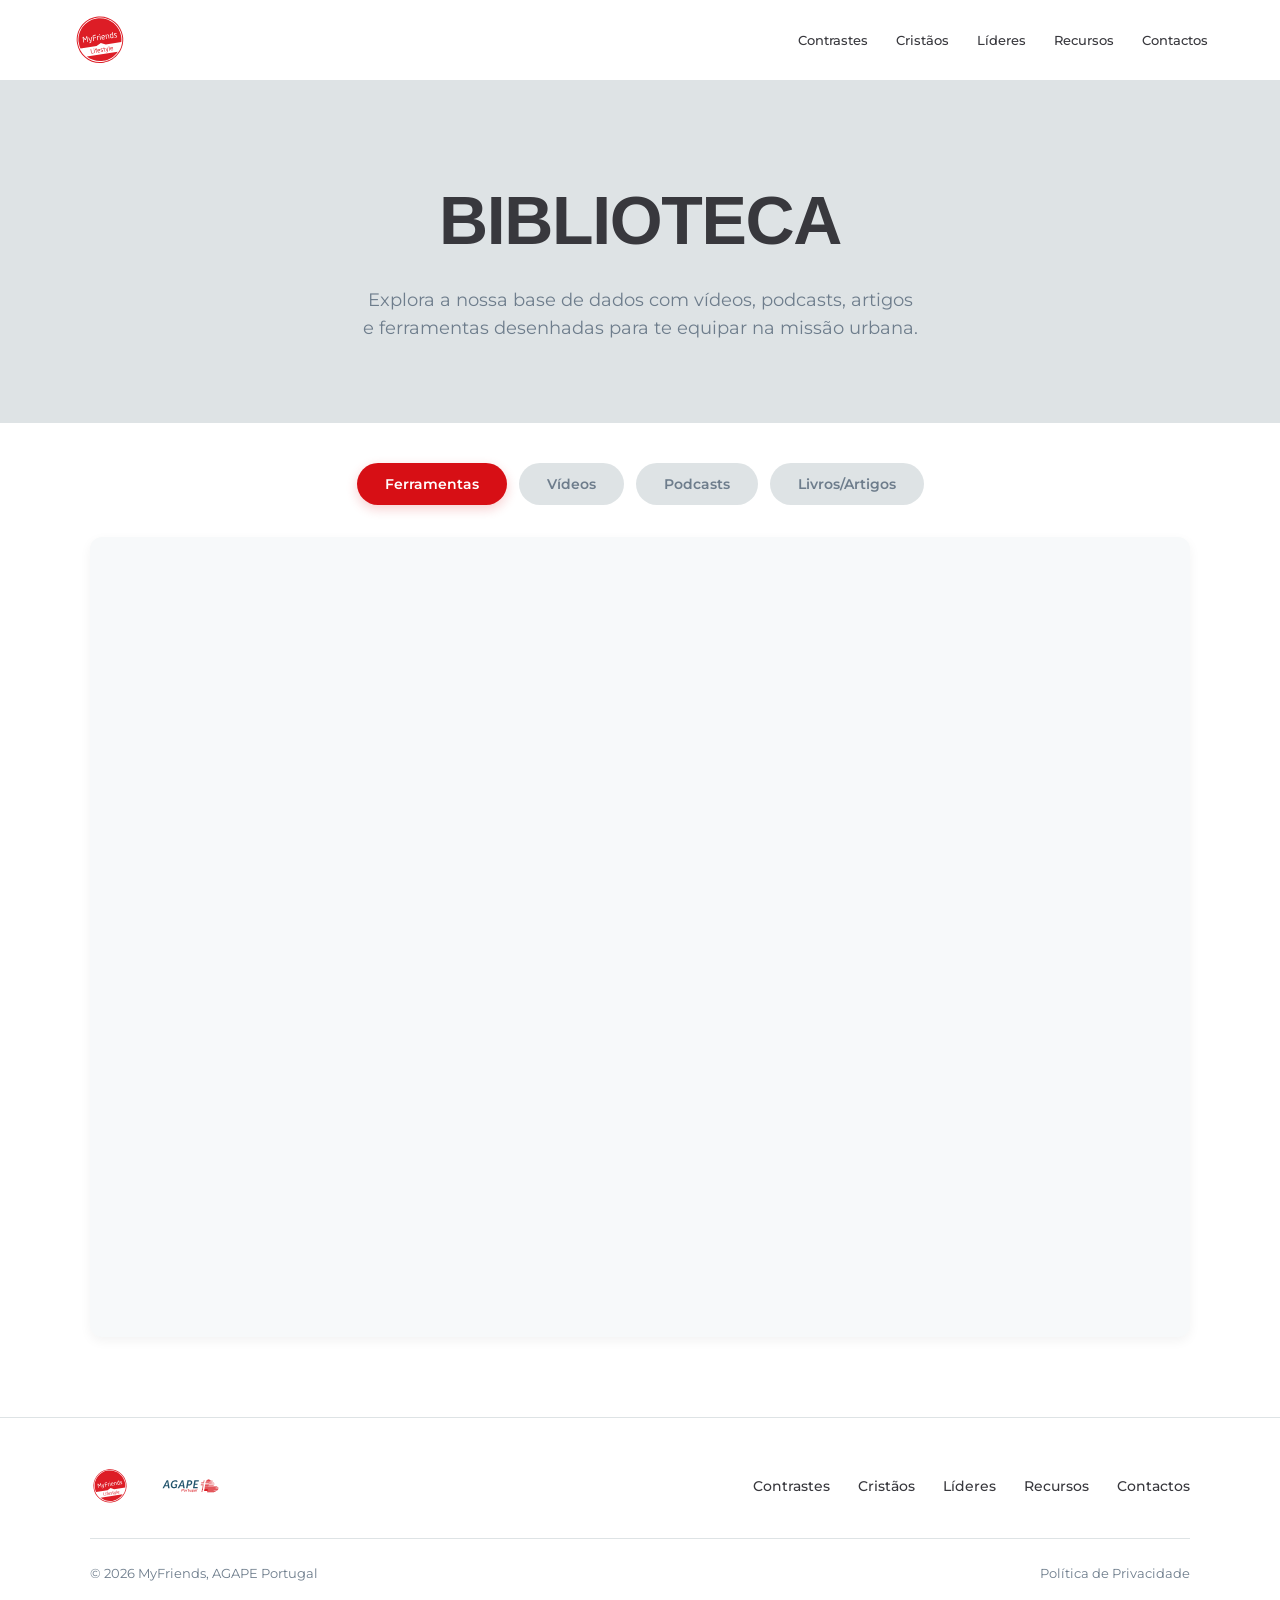
<file: recursos.html>
<!DOCTYPE html>
<html lang="pt">
<head>
<meta charset="UTF-8" />
<meta name="viewport" content="width=device-width, initial-scale=1" />
<title>Biblioteca de Recursos | MyFriends</title>
<meta name="description" content="Explora a nossa base de dados com vídeos, podcasts, artigos e ferramentas desenhadas para te equipar na missão urbana. Acesso gratuito.">
<meta property="og:title" content="Biblioteca de Recursos | MyFriends">
<meta property="og:description" content="Reunimos os melhores vídeos, podcasts e guias práticos. Tudo o que precisas para crescer e multiplicar discípulos na missão urbana.">
<meta property="og:type" content="website">
<meta property="og:url" content="https://myfriends.pt/recursos.html">
<meta property="og:image" content="https://myfriends.pt/imagem-partilha.jpg">
<meta property="og:image:alt" content="Logótipo do MyFriends com o texto: Multiplicar discípulos. Construir comunidades.">
<link rel="preconnect" href="https://fonts.googleapis.com">
<link rel="preconnect" href="https://fonts.gstatic.com" crossorigin>
<link href="https://api.fontshare.com/v2/css?f[]=clash-display@600&display=swap" rel="stylesheet">
<link href="https://fonts.googleapis.com/css2?family=Montserrat:wght@400;500;600;700&display=swap" rel="stylesheet">
<link rel="stylesheet" href="style.css">
</head>
<body>

<nav class="nav">
  <div class="nav-inner">
    <a href="index.html" class="brand">
      <img src="myfriends-logo.svg" alt="MyFriends" />
    </a>
    <div class="nav-links">
      <a href="index.html#contrastes">Contrastes</a>
      <a href="cristaos.html">Cristãos</a>
      <a href="lideres.html">Líderes</a>
      <a href="recursos.html">Recursos</a>
      <a href="index.html#contacto">Contactos</a>
    </div>
  </div>
</nav>

<main>

  <section class="hero-page">
    <div class="container">
      <h1>Biblioteca</h1>
      <p>Explora a nossa base de dados com vídeos, podcasts, artigos e ferramentas desenhadas para te equipar na missão urbana.</p>
    </div>
  </section>

  <section class="airtable-section" style="padding: 40px 20px 80px;">
    <div class="container">
      
      <!-- OS TEUS BOTÕES DE FILTRO REAIS -->
      <div class="filtros-wrap" style="display: flex; gap: 12px; justify-content: center; flex-wrap: wrap; margin-bottom: 32px;">
        <button class="btn-filtro ativo" onclick="mudarFiltro(this, 'https://airtable.com/embed/app5gcUeH0Shivk51/shrNdJff5IW9CCMrm?viewControls=on')">Ferramentas</button>
        <button class="btn-filtro" onclick="mudarFiltro(this, 'https://airtable.com/embed/app5gcUeH0Shivk51/shrJEbuUSP6yhXouB?viewControls=on')">Vídeos</button>
        <button class="btn-filtro" onclick="mudarFiltro(this, 'https://airtable.com/embed/app5gcUeH0Shivk51/shrnA5aeWzSrznlPY?viewControls=on')">Podcasts</button>
        <button class="btn-filtro" onclick="mudarFiltro(this, 'https://airtable.com/embed/app5gcUeH0Shivk51/shrtmxTkrRgT6V07F?viewControls=on')">Livros/Artigos</button>
      </div>

      <!-- A CAIXA DO AIRTABLE (Alturas corrigidas para evitar dupla barra de rolagem) -->
      <div class="airtable-wrap" style="height: 800px; width: 100%; border-radius: 12px; overflow: hidden; background: #f7f9fa; box-shadow: 0 4px 12px rgba(0,0,0,0.05);">
        <iframe id="iframe-recursos" class="airtable-embed" src="https://airtable.com/embed/app5gcUeH0Shivk51/shrNdJff5IW9CCMrm?viewControls=on" frameborder="0" width="100%" height="100%" style="background: transparent;"></iframe>
      </div>
      
    </div>
  </section>

  <!-- O MOTOR QUE TROCA AS VISTAS INSTANTANEAMENTE -->
  <script>
    function mudarFiltro(botao, link) {
      // 1. Altera o link do iframe para a categoria clicada
      document.getElementById('iframe-recursos').src = link;
      
      // 2. Limpa o estado ativo (vermelho) de todos os botões
      let botoes = document.querySelectorAll('.btn-filtro');
      botoes.forEach(b => b.classList.remove('ativo'));
      
      // 3. Ativa o botão que acabou de ser clicado
      botao.classList.add('ativo');
    }
  </script>

</main>

<footer>
  <div class="footer-inner">
    <div class="footer-brands">
      <img src="myfriends-logo.svg" alt="MyFriends" />
      <img src="agape-logo.svg" alt="AGAPE Portugal" style="height: 32px;" />
    </div>
    <div class="footer-links">
      <a href="index.html#contrastes">Contrastes</a>
      <a href="cristaos.html">Cristãos</a>
      <a href="lideres.html">Líderes</a>
      <a href="recursos.html">Recursos</a>
      <a href="index.html#contacto">Contactos</a>
    </div>
  </div> 
  <div class="footer-bottom">
    <div>© 2026 MyFriends, AGAPE Portugal</div>
    <a href="https://agape.pt/politica-de-privacidade/" target="_blank" rel="noopener">Política de Privacidade</a>
  </div>
</footer>

</body>
</html>
</file>
<file: style.css>
/* ============================================
   BASE & MOBILE-FIRST
   ============================================ */
* { box-sizing: border-box; margin: 0; padding: 0; }
html { scroll-behavior: smooth; scroll-padding-top: 80px; }
body {
  font-family: 'Montserrat', sans-serif; font-weight: 400;
  background: #FFFFFF; color: #38383d; line-height: 1.6;
  -webkit-font-smoothing: antialiased;
}
h1, h2, h3 { font-family: 'Clash Display', sans-serif; font-weight: 600; line-height: 1.2; color: #38383d; }
a { color: inherit; text-decoration: none; }
img { max-width: 100%; display: block; }

/* ============================================
   NAVEGAÇÃO
   ============================================ */
.nav {
  position: fixed; top: 0; left: 0; right: 0;
  background: #FFFFFF; border-bottom: 1px solid #dee3e5; z-index: 100;
}
.nav-inner {
  max-width: 1200px; margin: 0 auto; padding: 10px 20px;
  display: flex; align-items: center; justify-content: space-between; gap: 12px;
}
.brand img { height: 44px; width: auto; }

.mobile-recursos-btn {
  display: block; background-color: #fee2e2; color: #d70f15;
  font-size: 13px; font-weight: 700; padding: 8px 16px;
  border-radius: 6px; text-decoration: none; transition: background 0.2s;
  margin-left: auto;
}

.nav-links { display: none; gap: 14px; }
.nav-links a { color: #38383d; font-size: 13px; font-weight: 500; transition: color 0.2s; }
.nav-links a:hover { color: #d70f15; }
.btn-nav { background: #dee3e5; padding: 8px 16px; border-radius: 4px; transition: background 0.2s; }
.btn-nav:hover { background: #d4dadd; }

/* ============================================
   ESTRUTURA E BOTÕES
   ============================================ */
main { padding-top: 64px; }
section { padding: 64px 20px; }
.container { max-width: 1100px; margin: 0 auto; }
.tag { color: #d70f15; font-size: 13px; font-weight: 700; text-transform: uppercase; letter-spacing: 0.05em; margin-bottom: 12px; display: block; }
/* Retira o vermelho das tags dentro da jornada para não cansar a vista */
.passo-content .tag {
  color: #6e7d8c; 
}

.btn-primary, .btn-secondary {
  display: inline-block; font-family: 'Montserrat', sans-serif;
  font-weight: 600; font-size: 16px; padding: 16px 32px;
  border-radius: 8px; cursor: pointer; transition: background 0.3s; text-align: center; border: none; text-decoration: none;
}
.btn-primary { background: #d70f15; color: #fff; }
.btn-primary:hover { background: #b00b11; }
.btn-secondary { background: #38383d; color: #fff; }
.btn-secondary:hover { background: #1a1a1c; }

/* ============================================
   HERO GERAL E PÁGINAS INTERNAS
   ============================================ */
.hero, .hero-page { background-color: #dee3e5; text-align: center; }
.hero-page { padding: 100px 20px 80px; }
.hero-page h1 { font-size: clamp(36px, 6vw, 68px); max-width: 900px; margin: 0 auto 24px; text-transform: uppercase; letter-spacing: -0.02em; }
.hero-page p { font-size: clamp(16px, 2vw, 18px); color: #6e7d8c; max-width: 720px; margin: 0 auto; line-height: 1.6; text-wrap: balance; }

/* ============================================
   HERO ESPECÍFICO DA PÁGINA INICIAL
   ============================================ */
.hero-index {
  position: relative; overflow: hidden; background-color: #dee3e5;
  padding-top: clamp(220px, 15vw, 180px); padding-bottom: 60px;
  padding-left: 20px; padding-right: clamp(20px, 8vw, 120px);
}
.hero-aura {
  position: absolute; top: -100px; left: -100px; width: 500px; height: 500px;
  background: rgba(215, 15, 21, 0.28); border-radius: 50%; filter: blur(90px); 
  z-index: 0; pointer-events: none;
}
.hero-content { position: relative; z-index: 2; width: 100%; max-width: 900px; margin: 0 0 0 auto; }
.hero-subtitle-box { margin: 0 0 48px auto; padding-right: 16px; border-right: 3px solid #d70f15; max-width: 550px; }
.hero-subtitle-text { font-family: 'Montserrat', sans-serif; font-size: clamp(14px, 2vw, 16px); font-weight: 500; color: #38383d; line-height: 1.6; text-align: right; margin: 0; display: block; text-wrap: balance; }
.hero-title-main { font-family: 'Clash Display', sans-serif; font-size: clamp(42px, 8vw, 86px); font-weight: 600; color: #38383d; line-height: 0.95; text-transform: uppercase; text-align: right; margin: 0 0 0 auto; display: block; }
.hero-link-box { text-align: right; margin-top: 32px; }
.hero-link-text { color: #d70f15; font-size: 16px; font-weight: 600; text-decoration: underline; text-underline-offset: 4px; transition: color 0.3s; }
.hero-link-text:hover { color: #b00b11; }

/* ============================================
   JORNADA / CARTÕES COM NÚMEROS GIGANTES
   ============================================ */
.passo-card {
  display: grid; grid-template-columns: 1fr; gap: 24px; padding: 40px 0; 
  border-top: 1px solid #dee3e5; text-align: left;
}
.passo-card:last-child { border-bottom: 1px solid #dee3e5; }
.passo-num { 
  font-family: 'Clash Display', sans-serif; font-size: 80px; 
  line-height: 0.8; color: #dee3e5; font-weight: 600;
}
.passo-content h2, .passo-content h3 {
  font-family: 'Clash Display', sans-serif; color: #d70f15; 
  font-size: clamp(32px, 4vw, 40px); text-transform: uppercase; 
  letter-spacing: 0.05em; margin-bottom: 8px; font-weight: 600;
}
.passo-content .sub {
  font-weight: 600; color: #38383d; font-size: 16px; margin-bottom: 16px;
}
.passo-content p { color: #6e7d8c; font-size: 16px; margin-bottom: 24px; line-height: 1.6; }
.btn-passo {
  display: inline-block; 
  color: #d70f15; 
  border: 2px solid #d70f15; 
  padding: 12px 24px; 
  border-radius: 8px;
  font-weight: 600; 
  font-size: 15px; 
  text-decoration: none; 
  transition: all 0.3s ease;
}
.btn-passo:hover { 
  background-color: #d70f15; 
  color: #ffffff; 
}
@media (min-width: 768px) {
  .passo-card { grid-template-columns: 120px 1fr; gap: 40px; padding: 56px 0; }
  .passo-num { font-size: 120px; }
}

/* ============================================
   SECÇÃO DE MATERIAIS INTERNOS (Líderes)
   ============================================ */
.materiais { margin-top: 28px; background: #f7f9fa; padding: 24px; border-radius: 8px; text-align: left; }
.materiais-title { font-weight: 700; font-size: 13px; text-transform: uppercase; color: #6e7d8c; margin-bottom: 16px; letter-spacing: 0.05em; }
.materiais-grid { display: grid; grid-template-columns: 1fr; gap: 16px; }
.material-card { background: #fff; padding: 20px; border-radius: 6px; border: 1px solid #dee3e5; transition: all 0.2s ease; }
.material-card:hover { transform: translateY(-2px); border-color: #d70f15; box-shadow: 0 4px 12px rgba(0,0,0,0.03); }
.m-title { font-family: 'Clash Display', sans-serif; font-weight: 600; color: #38383d; font-size: 18px; margin-bottom: 4px; }
.m-desc { color: #6e7d8c; font-size: 14px; line-height: 1.4; }

@media (min-width: 576px) { .materiais-grid { grid-template-columns: 1fr 1fr; } }

/* ============================================
   BOTÕES DE FILTRO (PÁGINA DE RECURSOS)
   ============================================ */
.btn-filtro {
  background-color: #dee3e5; color: #6e7d8c; border: none; border-radius: 30px;
  padding: 12px 28px; font-family: 'Montserrat', sans-serif; font-weight: 600;
  font-size: 14px; cursor: pointer; transition: all 0.3s ease; outline: none;
}
.btn-filtro:hover { background-color: #d4dadd; color: #38383d; }
.btn-filtro.ativo { background-color: #d70f15; color: #ffffff; box-shadow: 0 4px 12px rgba(215, 15, 21, 0.2); }

/* ============================================
   CTA FINAL (PRÓXIMOS PASSOS)
   ============================================ */
.final-cta { background-color: #f7f9fa; text-align: center; border-top: 1px solid #dee3e5; padding: 80px 20px; }
.final-cta h2 { font-size: clamp(28px, 4vw, 42px); margin-bottom: 20px; }
.final-cta p { color: #6e7d8c; max-width: 700px; margin: 0 auto 32px; font-size: clamp(16px, 2vw, 18px); line-height: 1.6; text-wrap: balance; }
.ctas { display: flex; flex-direction: column; gap: 16px; align-items: center; justify-content: center; }

/* ============================================
   CONTACTO & FORMULÁRIOS UNIFICADOS
   ============================================ */
.contacto { background: #38383d; color: #fff; }
.contacto-grid { max-width: 1000px; margin: 0 auto; display: grid; grid-template-columns: 1fr; gap: 48px; align-items: start; }
.contacto h2 { font-size: 32px; margin-bottom: 16px; color: #fff; }
.contacto-text p { color: #dee3e5; font-size: 16px; line-height: 1.6; }

.mf-form, .myfriends-form { display: flex; flex-direction: column; gap: 16px; text-align: left; width: 100%; }
.mf-form input, .mf-form textarea,
.myfriends-form input, .myfriends-form textarea { 
  width: 100%; padding: 16px; border: 1px solid #E5E7EB; border-radius: 8px; 
  font-family: 'Montserrat', sans-serif; font-size: 16px; background-color: #FAFAFA; 
  box-sizing: border-box; transition: all 0.3s ease; 
}
.mf-form input:focus, .mf-form textarea:focus,
.myfriends-form input:focus, .myfriends-form textarea:focus { 
  outline: none; border-color: #d70f15; box-shadow: 0 0 0 3px rgba(215, 15, 21, 0.1); background-color: #fff; 
}
.mf-form button, .myfriends-form button { 
  background-color: #d70f15; color: #FFFFFF; border: none; padding: 16px 24px; 
  border-radius: 8px; font-family: 'Montserrat', sans-serif; font-weight: 600; 
  font-size: 16px; cursor: pointer; transition: background-color 0.3s ease; 
}
.mf-form button:hover, .myfriends-form button:hover { background-color: #b00b11; }

/* ============================================
   FOOTER
   ============================================ */
footer { background: #fff; border-top: 1px solid #dee3e5; padding: 48px 20px 24px; }
.footer-inner { max-width: 1100px; margin: 0 auto; display: flex; flex-direction: column; gap: 32px; align-items: center; }
.footer-brands { display: flex; flex-direction: column; gap: 20px; align-items: center; }
.footer-brands img { height: 40px; }

.footer-links { display: none; } 
.footer-links a { color: #38383d; font-size: 14px; font-weight: 500; transition: color 0.2s; }
.footer-links a:hover { color: #d70f15; }

.footer-bottom { max-width: 1100px; margin: 32px auto 0; padding-top: 24px; border-top: 1px solid #dee3e5; display: flex; flex-direction: column; gap: 12px; align-items: center; justify-content: space-between; color: #6e7d8c; font-size: 13px; text-align: center; }
.footer-bottom a { color: #6e7d8c; transition: color 0.2s; }
.footer-bottom a:hover { color: #d70f15; text-decoration: underline; }

/* ============================================
   TABLET & DESKTOP (≥ 768px)
   ============================================ */
@media (min-width: 768px) {
  .mobile-recursos-btn { display: none; }
  .nav-inner { padding: 12px 32px; }
  .brand img { height: 56px; }
  .nav-links { display: flex; align-items: center; gap: 28px; }
  
  main { padding-top: 80px; }
  section { padding: 80px 32px; }
  .ctas { flex-direction: row; }
  
  .contacto-grid { grid-template-columns: 1fr 1fr; gap: 64px; }
  
  .footer-inner { flex-direction: row; justify-content: space-between; align-items: center; }
  .footer-brands { flex-direction: row; align-items: center; gap: 32px; }
  .footer-links { display: flex; flex-direction: row; gap: 28px; }
  .footer-bottom { flex-direction: row; text-align: left; }
}

/* ============================================
   CONTACTO SIMPLIFICADO (Páginas Internas)
   ============================================ */
.contacto-simples {
  background-color: #38383d;
  padding: 80px 20px;
}
.contacto-simples .form-container {
  max-width: 600px;
  margin: 0 auto;
  text-align: center;
}
.contacto-simples h2 {
  color: #ffffff;
  margin-bottom: 24px;
  font-size: 32px;
}
.contacto-simples p {
  color: #dee3e5;
  margin-bottom: 40px;
}

/* ============================================
   ECOSSISTEMA / COMO CAMINHAMOS JUNTOS
   ============================================ */
.ecossistema-section { 
  background-color: #f7f9fa; 
  padding: 80px 20px; 
  border-top: 1px solid #dee3e5; 
  border-bottom: 1px solid #dee3e5; 
  text-align: center; 
}

.eco-title { 
  font-family: 'Clash Display', sans-serif; 
  font-weight: 700; 
  color: #38383d; /* Voltamos ao teu cinza escuro original */
  line-height: 1.1; 
  letter-spacing: 0.02em;
  font-size: 32px; /* O tamanho perfeito e legível para Mobile */
}

/* Regra específica para o Desktop (Ecrãs maiores) */
@media (min-width: 768px) {
  .eco-title {
    font-size: 48px; /* Fica enorme e proporcional no PC */
  }
}

.eco-desc { 
  font-family: 'Montserrat', sans-serif; 
  font-size: clamp(15px, 2vw, 16px); 
  color: #6e7d8c; 
  margin: 0 auto 56px auto; 
  max-width: 750px; 
  line-height: 1.6; 
  text-wrap: balance;
}

/* 1. Mobile First: Linha Vertical à Esquerda */
.eco-linha {
  display: flex;
  flex-direction: column;
  position: relative;
  width: fit-content; /* Centra o bloco todo no ecrã mobile */
  margin: 0 auto 56px auto;
  gap: 32px;
}

.eco-linha::before {
  content: '';
  position: absolute;
  top: 10px;
  bottom: 10px;
  left: 7px; /* Alinha o centro da linha de 2px com a bola de 16px */
  width: 2px;
  background-color: #dee3e5;
  z-index: 1;
}

.eco-nodo {
  display: flex;
  flex-direction: row; /* Bola à esquerda, texto à direita */
  align-items: center;
  gap: 24px;
  z-index: 2;
  text-align: left;
}

/* As bolinhas e o texto */
.eco-ponto {
  width: 16px;
  height: 16px;
  border-radius: 50%;
  background-color: #d70f15;
  border: 4px solid #f7f9fa;
  outline: 2px solid #d70f15;
  flex-shrink: 0; /* Impede a bola de encolher */
}

.eco-texto {
  font-family: 'Montserrat', sans-serif;
  font-weight: 700;
  font-size: 15px;
  color: #38383d;
  text-transform: uppercase;
  letter-spacing: 0.05em;
}

/* 2. Desktop: Linha Horizontal (A partir de 768px) */
@media (min-width: 768px) {
  .eco-linha {
    flex-direction: row;
    width: 100%;
    max-width: 900px;
  }
  .eco-linha::before {
    top: 7px;
    bottom: auto;
    left: 10%;
    right: 10%;
    width: auto;
    height: 2px;
  }
  .eco-nodo {
    flex-direction: column; /* Bola em cima, texto em baixo */
    text-align: center;
    flex: 1;
  }
}

/* ============================================
   PÁGINA LÍDERES: SHIFT & MESA DE PROVA
   ============================================ */
.shift-light-sec {
  background-color: #ffffff;
  padding: 80px 20px;
  border-top: 1px solid #dee3e5;
  border-bottom: 1px solid #dee3e5;
}

.shift-light-header {
  text-align: center;
  max-width: 700px;
  margin: 0 auto 40px;
}

.shift-light-header h2 {
  font-family: 'Clash Display', sans-serif;
  font-size: clamp(28px, 4vw, 40px);
  color: #38383d;
  margin-bottom: 16px;
}

.shift-light-header p {
  color: #6e7d8c;
  font-size: 16px;
  line-height: 1.6;
}

.shift-main-card {
  background: #f7f9fa; /* O teu cinzento muito clarinho */
  border: 1px solid #dee3e5;
  border-radius: 12px;
  padding: clamp(24px, 5vw, 48px);
  max-width: 800px;
  margin: 0 auto;
}

.shift-main-card h3 {
  font-family: 'Clash Display', sans-serif;
  font-size: 24px;
  color: #38383d;
  margin-bottom: 12px;
}

.shift-main-card p {
  color: #6e7d8c;
  font-size: 15px;
  line-height: 1.6;
  margin-bottom: 24px;
}

/* O Aperitivo: Mesa de Prova */
.mesa-prova-box {
  background-color: transparent; /* Sem branco */
  border: 1px solid #dee3e5;
  border-left: 3px solid #d70f15;
  padding: 20px 24px;
  border-radius: 0 8px 8px 0;
  margin-bottom: 32px;
}

.mesa-prova-box h4 {
  color: #d70f15;
  font-size: 13px;
  text-transform: uppercase;
  font-weight: 700;
  letter-spacing: 0.05em;
  margin-bottom: 8px;
}

.mesa-prova-box p {
  color: #38383d;
  font-size: 14px;
  margin-bottom: 0;
}

/* Materiais perfeitamente integrados no cinza */
.materiais-mini-title {
  font-size: 12px;
  text-transform: uppercase;
  font-weight: 700;
  color: #6e7d8c;
  margin-bottom: 16px;
  letter-spacing: 0.05em;
  border-top: 1px solid #dee3e5;
  padding-top: 24px;
}

.materiais-mini-grid {
  display: grid;
  grid-template-columns: repeat(auto-fit, minmax(220px, 1fr));
  gap: 16px;
}

.material-item {
  display: block;
  background: transparent; /* Sem branco */
  padding: 16px;
  border: 1px solid #dee3e5;
  border-radius: 6px;
  text-decoration: none;
  transition: all 0.2s;
}

.material-item:hover {
  border-color: #38383d;
  background: #dee3e5; /* Escurece ligeiramente no hover em vez de ir para branco */
}

.material-item .m-title {
  color: #38383d;
  font-weight: 700;
  font-size: 15px;
  margin-bottom: 4px;
}

.material-item .m-desc {
  color: #6e7d8c;
  font-size: 13px;
  line-height: 1.4;
}

/* ============================================
   PÁGINA ADVENTO: HERO (MINIMALISTA E SÓBRIO)
   ============================================ */
.hero-advento {
  background-color: #ffffff;
  padding: 120px 20px 80px; /* Mais espaço para respirar (posh design) */
  text-align: center;
}

.hero-ornament {
  margin-bottom: 24px;
  display: flex;
  justify-content: center;
}

.hero-advento h1 {
  font-family: 'Clash Display', sans-serif;
  font-weight: 500; /* Retira o peso agressivo */
  font-size: clamp(32px, 5vw, 48px);
  color: #d70f15; /* Vermelho apenas no título */
  margin-bottom: 24px;
  letter-spacing: -0.02em; /* Aperta ligeiramente as letras para um look premium */
}

.hero-advento p {
  color: #6e7d8c;
  font-size: 17px;
  line-height: 1.7;
  max-width: 700px;
  margin: 0 auto;
  font-weight: 400;
}

.hero-advento strong {
  color: #38383d;
  font-weight: 600;
}

/* ============================================
   PÁGINA ADVENTO: CARTÕES EXPANSÍVEIS (SEMANAS)
   ============================================ */
.advento-accordions {
  background-color: #f7f9fa;
  padding: 60px 20px;
  border-bottom: 1px solid #dee3e5;
}

.accordions-container {
  max-width: 800px;
  margin: 0 auto;
  display: flex;
  flex-direction: column;
  gap: 16px;
}

.semana-card {
  background: #ffffff;
  border-top: 4px solid #d70f15;
  border-radius: 8px;
  box-shadow: 0 4px 12px rgba(0,0,0,0.03);
  overflow: hidden;
  scroll-margin-top: 100px; /* <--- Adiciona esta linha */
}

/* Esconde a seta padrão feia do HTML */
.semana-card summary::-webkit-details-marker {
  display: none;
}

.semana-card summary {
  list-style: none;
  padding: 24px;
  cursor: pointer;
  display: flex;
  justify-content: space-between;
  align-items: center;
  transition: background-color 0.2s;
}

.semana-card summary:hover {
  background-color: #fcfcfc;
}

/* O conteúdo do resumo (Overview) */
.summary-content {
  flex-grow: 1;
  padding-right: 20px;
}

.overview-semana {
  font-size: 12px;
  text-transform: uppercase;
  font-weight: 700;
  color: #d70f15;
  margin-bottom: 8px;
  display: block;
}

.summary-content h4 {
  font-family: 'Clash Display', sans-serif;
  color: #38383d;
  font-size: 20px;
  margin-bottom: 6px;
}

.summary-content p {
  font-size: 15px;
  color: #6e7d8c;
  margin-bottom: 0;
  line-height: 1.5;
}

/* O ícone de + e - */
.icon-expand {
  font-size: 24px;
  color: #d70f15;
  font-weight: 400;
  transition: transform 0.3s;
}

.semana-card[open] .icon-expand {
  transform: rotate(45deg); /* Transforma o + num X suave quando aberto */
}

/* O conteúdo detalhado lá dentro */
.semana-details {
  padding: 0 24px 32px;
  border-top: 1px solid #dee3e5;
  margin-top: 16px;
  padding-top: 24px;
}

.semana-details p {
  color: #38383d;
  margin-bottom: 16px;
  line-height: 1.6;
}

.semana-details .mini-title {
  font-weight: 600;
  color: #38383d;
  margin-top: 24px;
  margin-bottom: 12px;
}

.semana-details ul {
  margin-left: 20px;
  color: #6e7d8c;
  margin-bottom: 24px;
  line-height: 1.6;
}

.semana-details .caixa-destaque {
  background: #f7f9fa;
  padding: 20px;
  border-radius: 8px;
  margin-top: 24px;
}

/* KIT DE WHATSAPP (CORES E BOLHAS REAIS) */
.whatsapp-kit-sec {
  background-color: #f0f2f5; /* Cor de fundo limpa igual ao WhatsApp Web */
  padding: 80px 20px;
  color: #38383d;
  border-top: 1px solid #dee3e5;
}

.whatsapp-kit-header {
  text-align: center;
  max-width: 700px;
  margin: 0 auto 48px;
}

.whatsapp-kit-header h2 {
  font-family: 'Clash Display', sans-serif;
  font-size: clamp(28px, 4vw, 36px);
  margin-bottom: 16px;
  color: #38383d;
}

.whatsapp-kit-header p {
  color: #6e7d8c;
  line-height: 1.6;
}

.whatsapp-msg-card {
  background: transparent;
  max-width: 600px;
  margin: 0 auto 32px;
  display: flex;
  flex-direction: column;
  align-items: flex-end; /* Alinha a bolha à direita, como mensagem enviada */
}

.whatsapp-msg-title {
  color: #6e7d8c;
  font-size: 13px;
  text-transform: uppercase;
  font-weight: 700;
  letter-spacing: 0.05em;
  margin-bottom: 12px;
  align-self: center; /* Título centrado (como a data no chat) */
}

.whatsapp-msg-content {
  background: #d9fdd3; /* O verde clássico das bolhas enviadas no WhatsApp */
  color: #111b21;
  font-family: 'Segoe UI', Helvetica, Arial, sans-serif;
  font-size: 15px;
  line-height: 1.5;
  white-space: pre-wrap;
  padding: 12px 16px;
  border-radius: 8px 0 8px 8px; /* Canto superior direito com bico de conversa */
  box-shadow: 0 1px 2px rgba(0,0,0,0.1);
  margin-bottom: 12px;
  width: 100%;
  text-align: left;
}

.btn-copiar {
  background-color: #ffffff;
  color: #38383d;
  border: 1px solid #dee3e5;
  padding: 8px 16px;
  border-radius: 20px;
  font-weight: 600;
  font-size: 13px;
  cursor: pointer;
  transition: all 0.2s;
  box-shadow: 0 2px 5px rgba(0,0,0,0.03);
}

.btn-copiar:hover {
  background-color: #f7f9fa;
  border-color: #38383d;
}

/* ============================================
   PÁGINA ADVENTO: FORMULÁRIO (FOLLOW UP)
   ============================================ */
.advento-form-sec {
  background-color: #f7f9fa; /* Fundo suave para contrastar e separar secções */
  padding: 80px 20px;
  text-align: center;
}

.advento-form-container {
  max-width: 600px;
  margin: 0 auto;
}

.advento-form-container h2 {
  font-family: 'Clash Display', sans-serif;
  font-size: clamp(28px, 4vw, 36px);
  color: #38383d; /* Força o texto a escuro */
  margin-bottom: 16px;
}

.advento-form-container > p {
  color: #6e7d8c; /* Força o texto a cinza escuro */
  font-size: 16px;
  line-height: 1.6;
  margin-bottom: 40px;
}

.advento-form {
  display: flex;
  flex-direction: column;
  gap: 16px;
  text-align: left;
}

.advento-form input,
.advento-form select,
.advento-form textarea {
  width: 100%;
  padding: 16px;
  border: 1px solid #dee3e5;
  border-radius: 8px;
  font-family: inherit;
  font-size: 15px;
  color: #38383d;
  background-color: #ffffff;
  transition: border-color 0.2s;
  -webkit-appearance: none; /* Remove estilos padrão feios no iOS/Safari */
  appearance: none;
}

.advento-form input:focus,
.advento-form select:focus,
.advento-form textarea:focus {
  outline: none;
  border-color: #d70f15;
}

.advento-form button {
  background-color: #d70f15;
  color: #ffffff;
  border: none;
  padding: 16px;
  border-radius: 8px;
  font-weight: 600;
  font-size: 16px;
  cursor: pointer;
  transition: background-color 0.2s;
  margin-top: 8px;
}

.advento-form button:hover {
  background-color: #b30a10;
}
</file>
